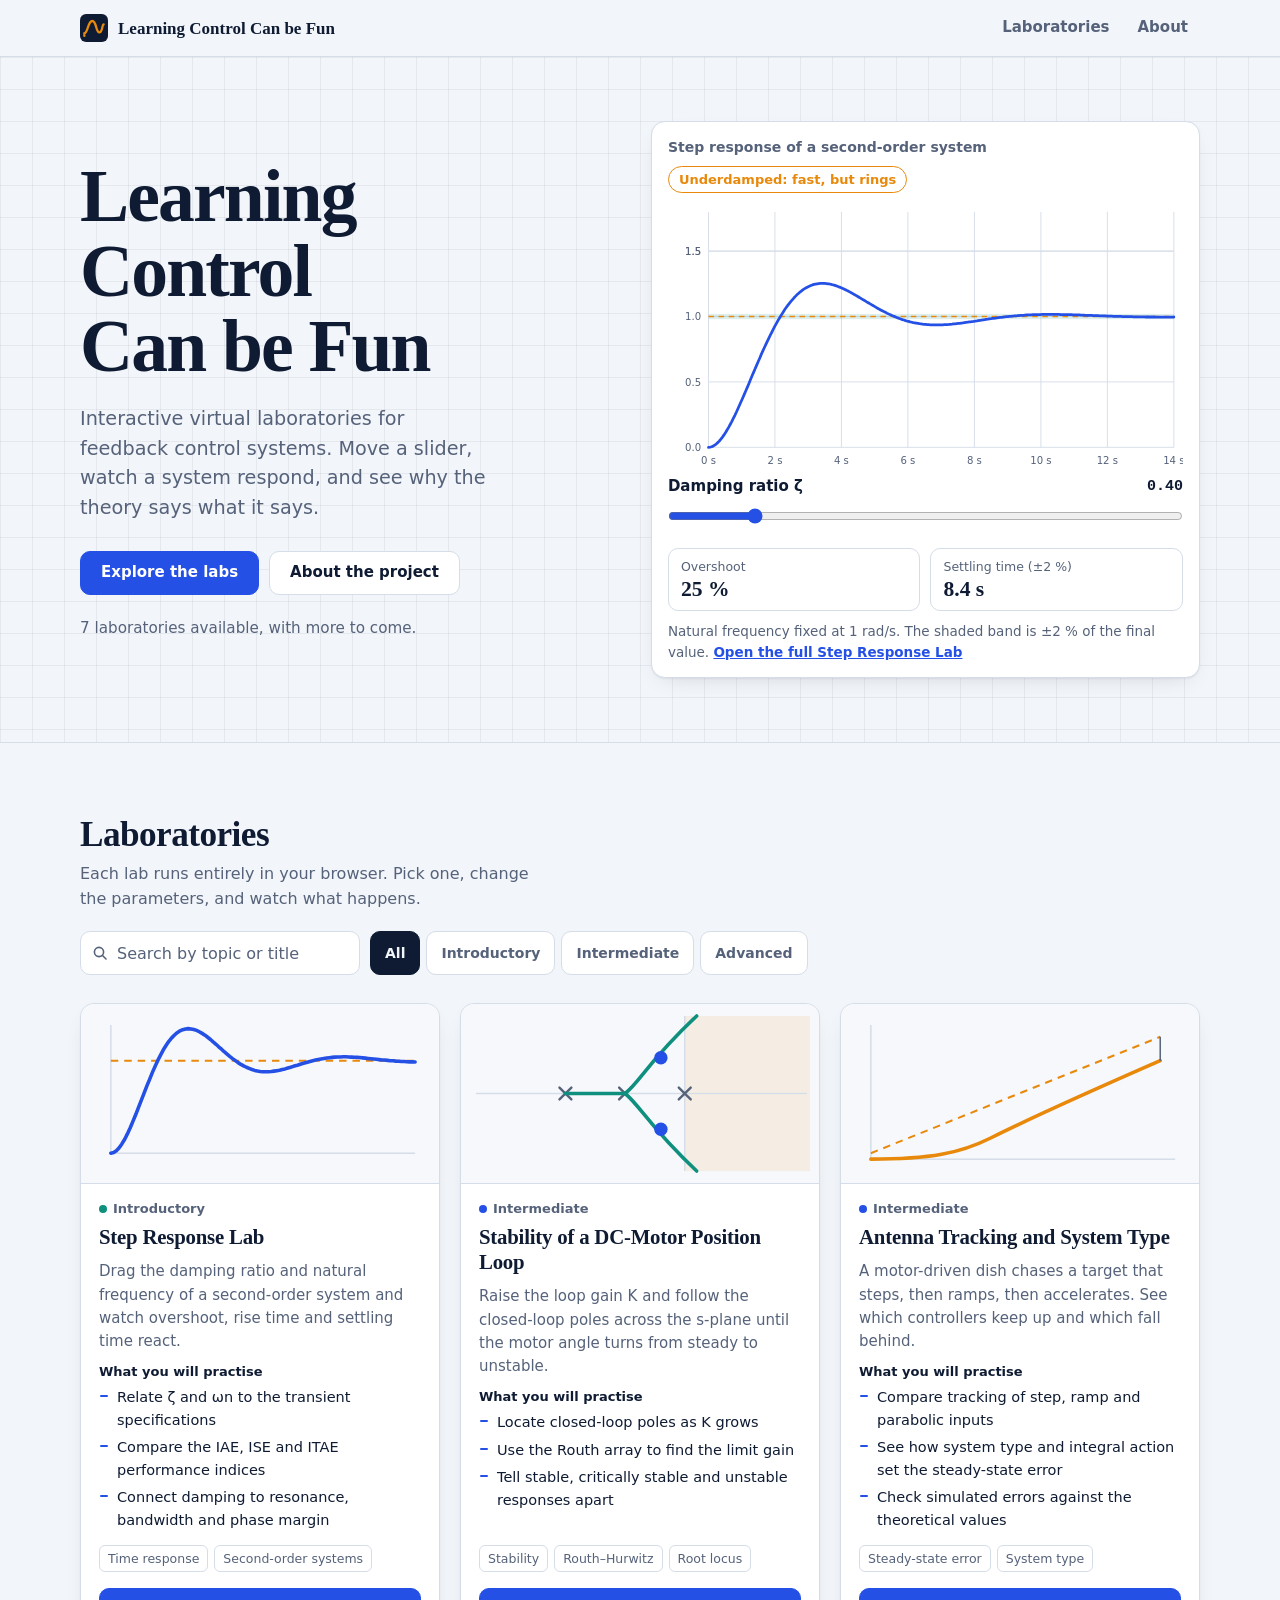
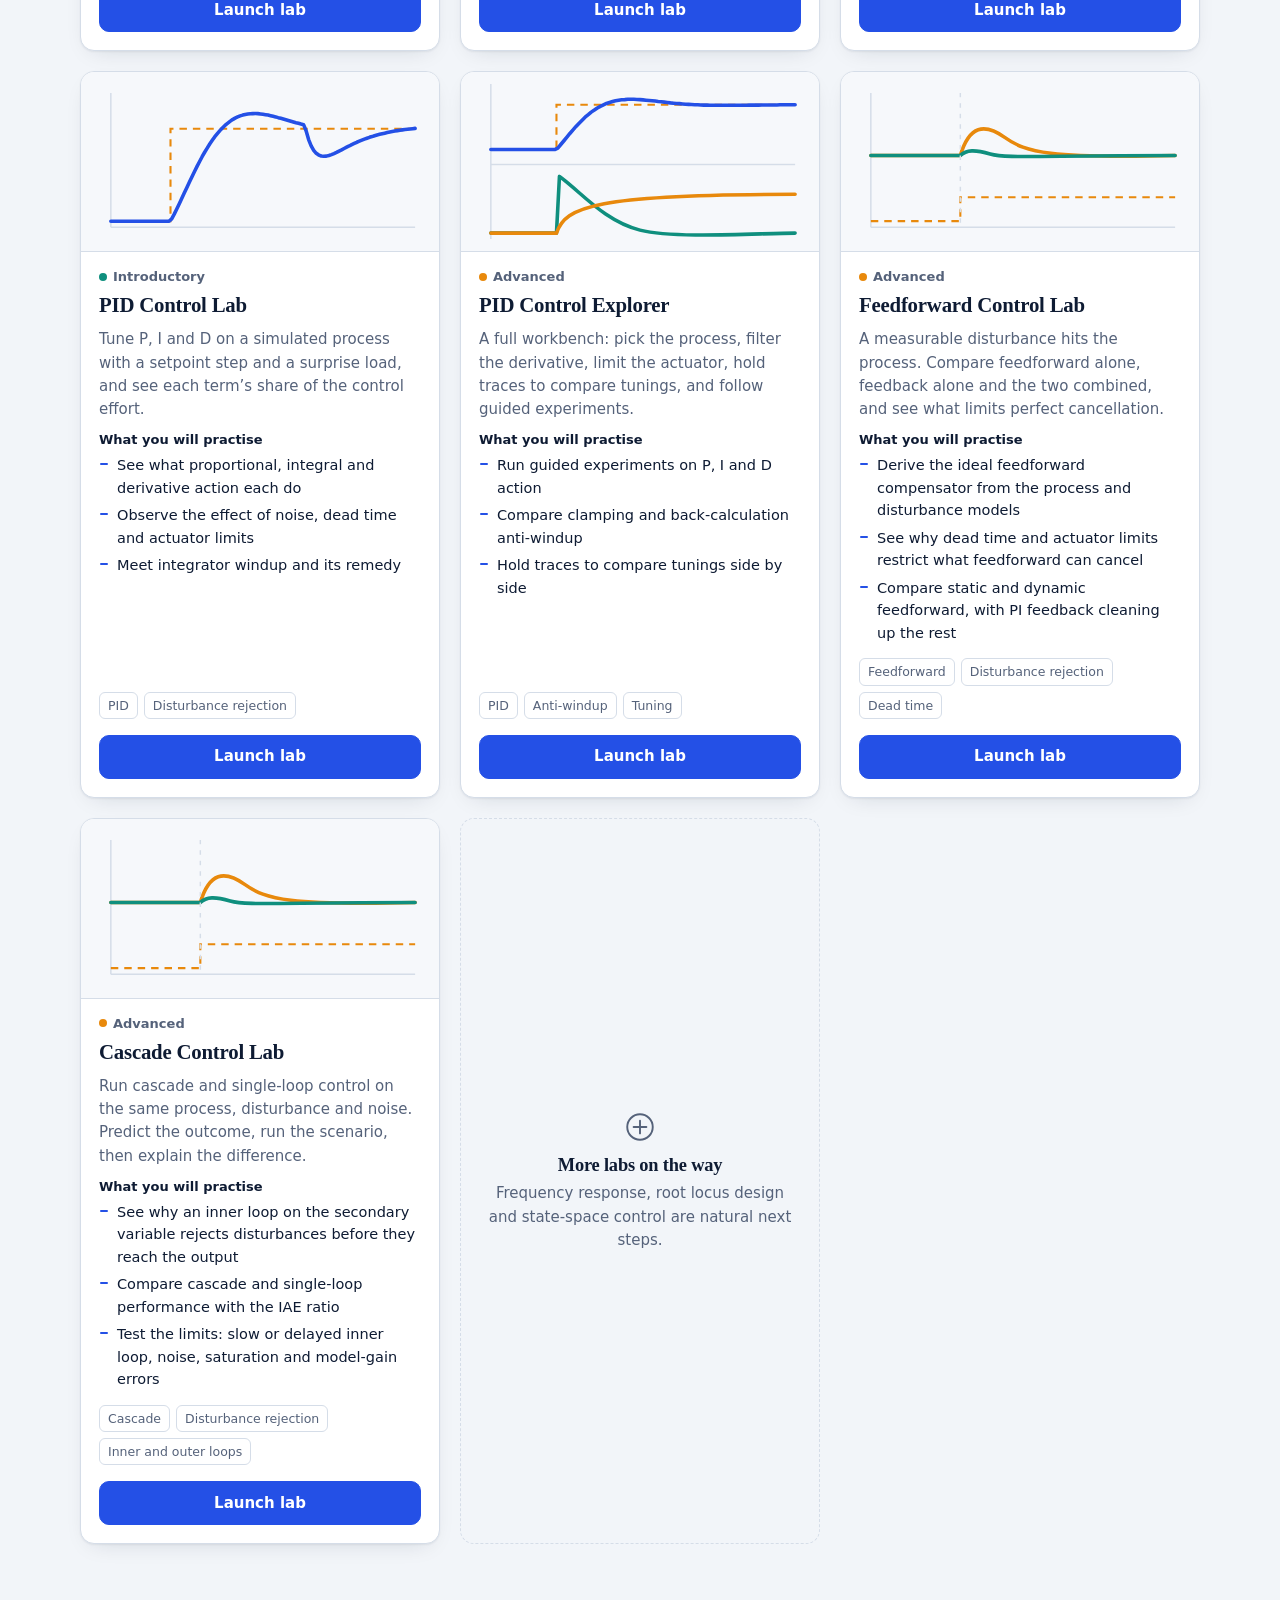
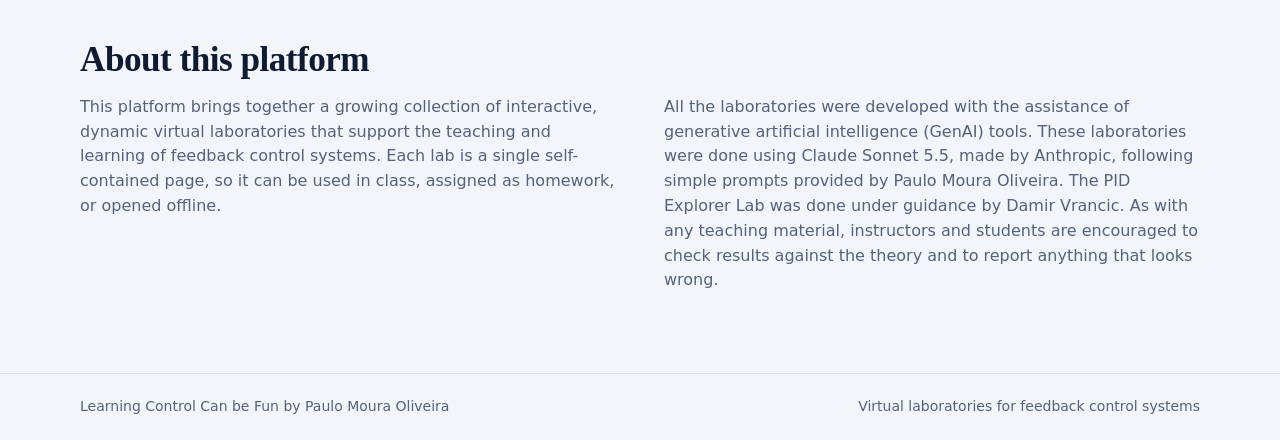
<file: index.html>
<!DOCTYPE html>
<html lang="en">
<head>
<meta charset="utf-8">
<meta name="viewport" content="width=device-width, initial-scale=1, viewport-fit=cover">
<title>Learning Control Can be Fun: interactive labs for feedback control systems</title>
<meta name="description" content="Interactive virtual laboratories for teaching and learning feedback control systems: step response, stability, steady-state error and PID control.">
<link rel="icon" href="data:image/svg+xml,%3Csvg xmlns='http://www.w3.org/2000/svg' viewBox='0 0 32 32'%3E%3Crect width='32' height='32' rx='7' fill='%230e1b33'/%3E%3Cpath d='M5 25V22C9 22 9 8 14 8s4 13 8 13 3-9 5-9' fill='none' stroke='%23ffb23e' stroke-width='2.6' stroke-linecap='round' stroke-linejoin='round'/%3E%3C/svg%3E">
<link rel="stylesheet" href="assets/site.css">
</head>
<body>
<a class="skip" href="#labs">Skip to the laboratories</a>

<header class="top">
  <div class="wrap top-in">
    <a class="brand" href="#top" aria-label="Learning Control Can be Fun, home">
      <svg width="28" height="28" viewBox="0 0 32 32" aria-hidden="true"><rect width="32" height="32" rx="7" fill="currentColor"/><path d="M5 25V22C9 22 9 8 14 8s4 13 8 13 3-9 5-9" fill="none" stroke="var(--amber)" stroke-width="2.6" stroke-linecap="round" stroke-linejoin="round"/></svg>
      <span>Learning Control Can be Fun</span>
    </a>
    <nav aria-label="Site">
      <a href="#labs">Laboratories</a>
      <a href="#about">About</a>
    </nav>
  </div>
</header>

<main id="top">
  <section class="hero">
    <div class="wrap hero-in">
      <div class="hero-text">
        <h1>Learning Control<br>Can be Fun</h1>
        <p class="lede">Interactive virtual laboratories for feedback control systems. Move a slider, watch a system respond, and see why the theory says what it says.</p>
        <div class="cta">
          <a class="btn primary" href="#labs">Explore the labs</a>
          <a class="btn" href="#about">About the project</a>
        </div>
        <p class="stat" id="count" aria-live="polite"></p>
      </div>

      <figure class="scope" aria-labelledby="scope-cap">
        <div class="scope-head">
          <span class="scope-title">Step response of a second-order system</span>
          <span class="scope-badge" id="verdict"></span>
        </div>
        <svg id="plot" viewBox="0 0 560 300" role="img" aria-label="Step response curve that changes with the damping ratio">
          <g id="grid"></g>
          <rect id="band" x="44" width="506"></rect>
          <line id="ref" x1="44" x2="550"></line>
          <path id="curve" pathLength="1"></path>
        </svg>
        <div class="scope-ctl">
          <label for="zeta">Damping ratio ζ <output id="zv"></output></label>
          <input id="zeta" type="range" min="0.1" max="2" step="0.05" value="0.4">
        </div>
        <dl class="readout">
          <div><dt>Overshoot</dt><dd id="os"></dd></div>
          <div><dt>Settling time (±2 %)</dt><dd id="ts"></dd></div>
        </dl>
        <figcaption id="scope-cap">Natural frequency fixed at 1 rad/s. The shaded band is ±2 % of the final value. <a id="scope-link" href="#labs">Open the full lab</a></figcaption>
      </figure>
    </div>
  </section>

  <section class="labs wrap" id="labs" aria-labelledby="labs-h">
    <div class="labs-head">
      <div>
        <h2 id="labs-h">Laboratories</h2>
        <p class="sub">Each lab runs entirely in your browser. Pick one, change the parameters, and watch what happens.</p>
      </div>
      <div class="tools">
        <label class="search"><span class="sr">Search laboratories</span>
          <svg width="16" height="16" viewBox="0 0 16 16" fill="none" stroke="currentColor" stroke-width="1.6" stroke-linecap="round" aria-hidden="true"><circle cx="7" cy="7" r="4.6"/><path d="m10.5 10.5 3.5 3.5"/></svg>
          <input id="q" type="search" placeholder="Search by topic or title" autocomplete="off">
        </label>
        <div class="chips" id="chips" role="group" aria-label="Filter by level"></div>
      </div>
    </div>
    <p class="empty" id="empty" hidden>No laboratory matches. Try a different word or clear the level filter.</p>
    <div class="cards" id="cards"></div>
  </section>

  <section class="about wrap" id="about" aria-labelledby="about-h">
    <h2 id="about-h">About this platform</h2>
    <div class="about-grid">
      <p>This platform brings together a growing collection of interactive, dynamic virtual laboratories that support the teaching and learning of feedback control systems. Each lab is a single self-contained page, so it can be used in class, assigned as homework, or opened offline.</p>
      <p>All the laboratories were developed with the assistance of generative artificial intelligence (GenAI) tools. These laboratories were done using Claude Sonnet 5.5, made by Anthropic, following simple prompts provided by Paulo Moura Oliveira. The PID Explorer Lab was done under guidance by Damir Vrancic. As with any teaching material, instructors and students are encouraged to check results against the theory and to report anything that looks wrong.</p>
    </div>
  </section>
</main>

<footer class="foot">
  <div class="wrap">
    <span>Learning Control Can be Fun by Paulo Moura Oliveira</span>
    <span>Virtual laboratories for feedback control systems </span>
  </div>
</footer>

<script src="assets/labs.js"></script>
<script src="assets/app.js"></script>
</body>
</html>
</file>
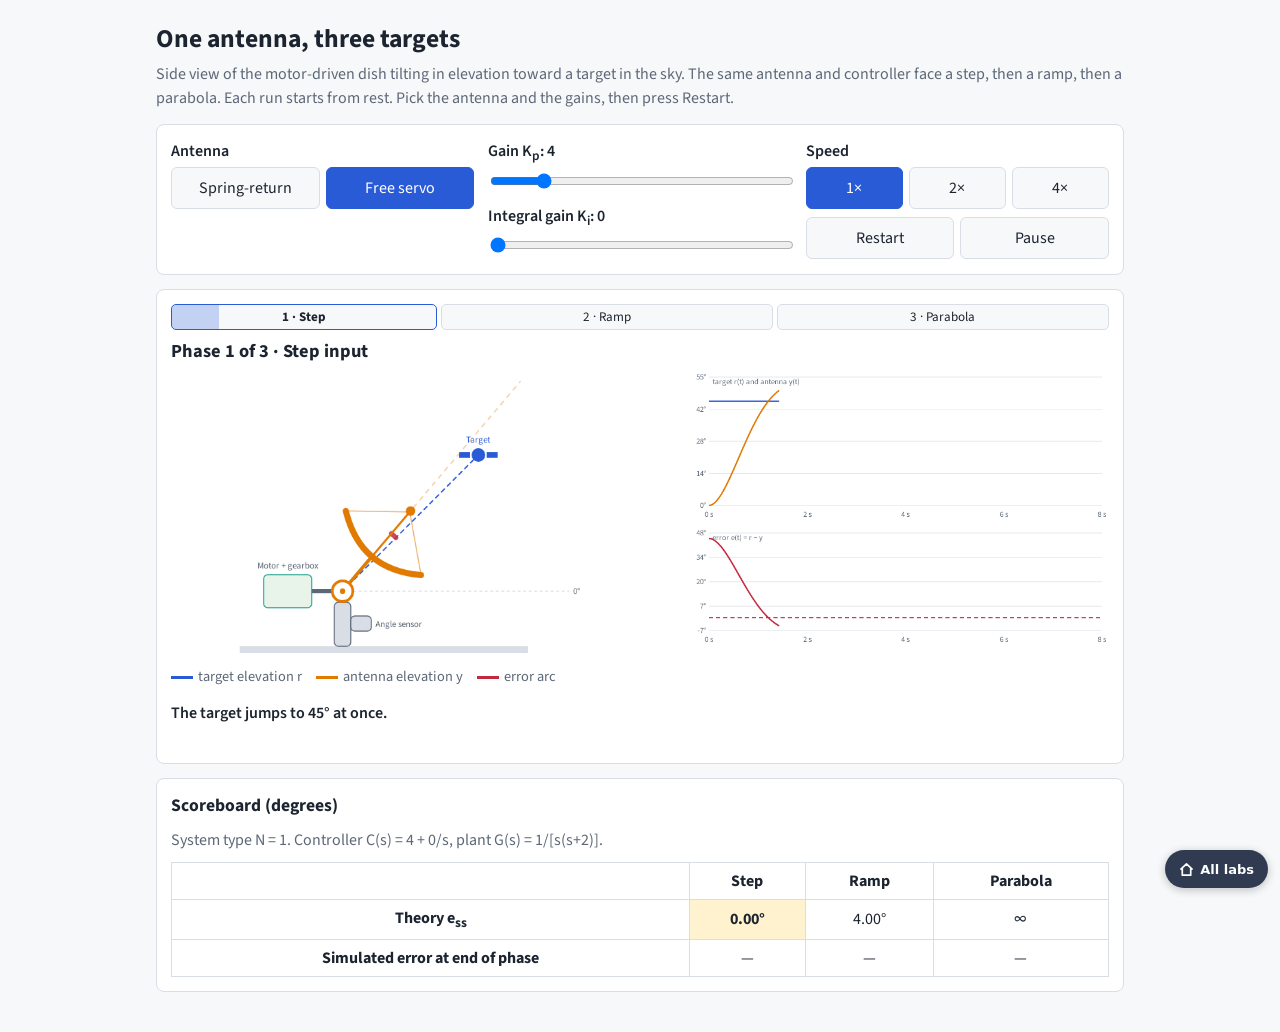
<file: labs/antenna-system-type.html>
<!DOCTYPE html>
<html lang="en"><head><meta charset="utf-8">
<meta name="viewport" content="width=device-width, initial-scale=1, viewport-fit=cover">
<title>Antenna side view: step, then ramp, then parabola</title>
<link href="https://fonts.googleapis.com/css2?family=Source+Sans+3:wght@400;600;700&display=swap" rel="stylesheet">
<style>
:root{--bg:#f7f8fa;--card:#fff;--ink:#1c2430;--mut:#5d6877;--line:#d9dee6;--r:#2a5bd7;--y:#e07a00;--e:#c2293d;--hi:#fff3cf;--ok:#e8f3ea;
box-sizing:border-box;padding-top:env(safe-area-inset-top,0px);padding-bottom:env(safe-area-inset-bottom,0px)}
@media (prefers-color-scheme:dark){:root:not([data-theme="light"]){--bg:#12161c;--card:#1b212a;--ink:#e7ebf0;--mut:#9aa5b4;--line:#323b47;--r:#6f97ff;--y:#ffa02e;--e:#ff6b7f;--hi:#4a3d12;--ok:#1d2b22}}
:root[data-theme="dark"]{--bg:#12161c;--card:#1b212a;--ink:#e7ebf0;--mut:#9aa5b4;--line:#323b47;--r:#6f97ff;--y:#ffa02e;--e:#ff6b7f;--hi:#4a3d12;--ok:#1d2b22}
html{scroll-padding-top:env(safe-area-inset-top,0px)}*{box-sizing:border-box}
body{margin:0;background:var(--bg);color:var(--ink);font:16px/1.5 "Source Sans 3",system-ui,sans-serif}
main{max-width:1000px;margin:0 auto;padding:20px 16px 40px}
h1{font-size:1.6rem;margin:0 0 4px}h2{font-size:1.1rem;margin:0 0 8px}p{margin:0 0 10px;color:var(--mut)}
.card{background:var(--card);border:1px solid var(--line);border-radius:8px;padding:14px;margin-top:14px}
.ctl{display:grid;grid-template-columns:repeat(auto-fit,minmax(210px,1fr));gap:14px}
.ctl label{display:block;font-weight:600;margin-bottom:4px}
.seg{display:flex;gap:6px;flex-wrap:wrap}
button{padding:8px 10px;border:1px solid var(--line);background:var(--bg);color:var(--ink);border-radius:6px;font:inherit;cursor:pointer}
.seg button{flex:1;min-width:70px}button.on{background:var(--r);color:#fff;border-color:var(--r)}
button:focus-visible,input:focus-visible{outline:2px solid var(--y);outline-offset:2px}
input[type=range]{width:100%}
.tl{display:grid;grid-template-columns:8fr 10fr 10fr;gap:4px;margin-bottom:8px}
.tl div{position:relative;height:26px;border:1px solid var(--line);border-radius:5px;overflow:hidden;background:var(--bg);font-size:.82rem;line-height:24px;text-align:center}
.tl div i{position:absolute;left:0;top:0;bottom:0;background:var(--r);opacity:.25}
.tl div span{position:relative}
.tl div.cur{border-color:var(--r);font-weight:700}
.banner{font-size:1.15rem;font-weight:700;margin-bottom:6px}
.stage{display:grid;grid-template-columns:minmax(300px,1.15fr) 1fr;gap:14px;align-items:start}
@media(max-width:720px){.stage{grid-template-columns:1fr}}
canvas{width:100%;height:auto;display:block}
.lg{display:flex;gap:14px;flex-wrap:wrap;font-size:.9rem;color:var(--mut);margin:6px 0}
.lg i{display:inline-block;width:22px;border-top:3px solid;vertical-align:middle;margin-right:5px}
.cap{margin-top:8px;font-weight:600;min-height:3em}
.wrap{overflow-x:auto}table{border-collapse:collapse;width:100%;min-width:420px;text-align:center}
th,td{border:1px solid var(--line);padding:6px 8px}td.hl{background:var(--hi);font-weight:700}
</style></head><body><main>
<h1>One antenna, three targets</h1>
<p>Side view of the motor-driven dish tilting in elevation toward a target in the sky. The same antenna and controller face a step, then a ramp, then a parabola. Each run starts from rest. Pick the antenna and the gains, then press Restart.</p>

<div class="card"><div class="ctl">
<div><label id="ls">Antenna</label><div class="seg" id="ss" role="group" aria-labelledby="ls">
<button data-v="1">Spring-return</button><button data-v="0" class="on">Free servo</button></div></div>
<div><label for="kp">Gain K<sub>p</sub>: <span id="kpv"></span></label><input id="kp" type="range" min="1" max="20" step="0.5" value="4">
<label for="ki" style="margin-top:8px">Integral gain K<sub>i</sub>: <span id="kiv"></span></label><input id="ki" type="range" min="0" max="20" step="0.5" value="0"></div>
<div><label id="lsp">Speed</label><div class="seg" id="sp" role="group" aria-labelledby="lsp"><button data-v="1" class="on">1×</button><button data-v="2">2×</button><button data-v="4">4×</button></div>
<div class="seg" style="margin-top:8px"><button id="rs">Restart</button><button id="pp">Pause</button></div></div>
</div></div>

<div class="card">
<div class="tl" id="tl"><div><i></i><span>1 · Step</span></div><div><i></i><span>2 · Ramp</span></div><div><i></i><span>3 · Parabola</span></div></div>
<div class="banner" id="banner"></div>
<div class="stage">
<div><canvas id="dial" width="720" height="420" role="img" aria-label="Side view of the dish antenna, motor and target"></canvas>
<div class="lg"><span><i style="color:var(--r)"></i>target elevation r</span><span><i style="color:var(--y)"></i>antenna elevation y</span><span><i style="color:var(--e)"></i>error arc</span></div></div>
<div><canvas id="c1" width="720" height="250" role="img" aria-label="Target and antenna angle versus time"></canvas>
<canvas id="c2" width="720" height="200" role="img" aria-label="Error versus time" style="margin-top:6px"></canvas></div>
</div>
<div class="cap" id="cap" aria-live="polite"></div>
</div>

<div class="card"><h2>Scoreboard (degrees)</h2>
<p id="tn"></p>
<div class="wrap"><table id="tb"></table></div></div>

<script>
const $=id=>document.getElementById(id);
const A=45,V=8,Q=1.5,DT=0.01,CL=720,GAP=1.5;
const PH=[{m:0,T:8,n:'Step',d:'The target jumps to 45° at once.'},{m:1,T:10,n:'Ramp',d:'The target sweeps at a constant 8°/s.'},{m:2,T:10,n:'Parabola',d:'The target keeps speeding up (1.5°/s²).'}];
let k=0,Kp=4,Ki=0,speed=1,P=[],starts=[],vt=0,last=0,paused=false,raf=0;
const rf=(t,m)=>m==0?A:m==1?V*t:Q*t*t/2;
const clip=v=>Math.max(-CL,Math.min(CL,isFinite(v)?v:CL));
function sim(m,Tm){
  const S=[0,0,0],ts=[],R=[],Y=[],E=[];
  const f=(s,r)=>{const e=r-s[0];return[s[1],Kp*e+Ki*s[2]-k*s[0]-2*s[1],e]};
  const ad=(s,d,h)=>s.map((v,i)=>v+h*d[i]);const h=0.002,n=Math.round(Tm/h);
  for(let i=0;i<=n;i++){const t=i*h;
    if(i%5==0){ts.push(t);R.push(rf(t,m));Y.push(clip(S[0]));E.push(clip(rf(t,m)-S[0]))}
    const r1=rf(t,m),r2=rf(t+h/2,m),r3=rf(t+h,m);
    const k1=f(S,r1),k2=f(ad(S,k1,h/2),r2),k3=f(ad(S,k2,h/2),r2),k4=f(ad(S,k3,h),r3);
    for(let j=0;j<3;j++)S[j]+=h/6*(k1[j]+2*k2[j]+2*k3[j]+k4[j]);}
  return{ts,R,Y,E,T:Tm};
}
const hasI=()=>Ki>0;
const stable=()=>hasI()?Ki<2*(k+Kp):(k+Kp)>0;
const typeN=()=>k==1?(hasI()?1:0):(hasI()?2:1);
function theory(){
  if(!stable())return null;
  if(k==1)return hasI()?[0,V/Ki,Infinity]:[A/(1+Kp),Infinity,Infinity];
  return hasI()?[0,0,Q/(Ki/2)]:[0,V/(Kp/2),Infinity];}
const css=v=>getComputedStyle(document.documentElement).getPropertyValue(v).trim();
function plot(cv,p,series,opt,idx){
  const c=cv.getContext('2d'),W=cv.width,H=cv.height,L=50,Rm=12,Tm=10,Bm=26,T=p.T;c.clearRect(0,0,W,H);
  let lo=0,hi=-1e9;series.forEach(s=>s.d.forEach(v=>{lo=Math.min(lo,v);hi=Math.max(hi,v)}));
  (opt.dash||[]).forEach(v=>{hi=Math.max(hi,v)});if(hi-lo<1)hi=lo+1;hi+=(hi-lo)*.06;
  const X=t=>L+t/T*(W-L-Rm),Yp=v=>H-Bm-(v-lo)/(hi-lo)*(H-Bm-Tm);
  c.font='13px "Source Sans 3",system-ui,sans-serif';c.fillStyle=css('--mut');c.strokeStyle=css('--line');c.lineWidth=1;
  for(let i=0;i<=4;i++){const v=lo+(hi-lo)*i/4,y=Yp(v);c.beginPath();c.moveTo(L,y);c.lineTo(W-Rm,y);c.stroke();c.textAlign='right';c.fillText(v.toFixed(0)+'°',L-5,y+4)}
  for(let t=0;t<=T;t+=2){c.textAlign='center';c.fillText(t+' s',X(t),H-7)}
  (opt.dash||[]).forEach(v=>{c.setLineDash([7,5]);c.strokeStyle=css('--e');c.lineWidth=2;c.beginPath();c.moveTo(L,Yp(v));c.lineTo(W-Rm,Yp(v));c.stroke();c.setLineDash([])});
  series.forEach(s=>{c.strokeStyle=css(s.c);c.lineWidth=2.5;c.beginPath();for(let i=0;i<=idx;i++){const px=X(p.ts[i]),py=Yp(s.d[i]);i?c.lineTo(px,py):c.moveTo(px,py)}c.stroke()});
  c.fillStyle=css('--mut');c.textAlign='left';c.fillText(opt.title,L+6,Tm+12);
}
function dial(r,y,e){
  const c=$('dial').getContext('2d'),W=720,H=420,px=250,py=320,rad=a=>a*Math.PI/180,TEAL='#1d9e8a';
  c.clearRect(0,0,W,H);c.lineCap='round';c.lineJoin='round';
  const box=(x,yy,w,h,f,s)=>{c.fillStyle=f;c.strokeStyle=s;c.lineWidth=1.5;c.beginPath();(c.roundRect||c.rect).call(c,x,yy,w,h,6);c.fill();c.stroke()};
  c.font='13px "Source Sans 3",system-ui,sans-serif';
  c.fillStyle=css('--line');c.fillRect(100,400,420,10);
  box(px-12,py+16,24,64,css('--line'),css('--mut'));
  box(px+12,py+36,30,22,css('--line'),css('--mut'));
  c.fillStyle=css('--mut');c.textAlign='left';c.fillText('Angle sensor',px+48,py+52);
  c.strokeStyle=css('--mut');c.lineWidth=6;c.beginPath();c.moveTo(px-45,py);c.lineTo(px,py);c.stroke();
  box(px-115,py-24,70,48,css('--ok'),TEAL);
  c.fillStyle=css('--mut');c.textAlign='center';c.fillText('Motor + gearbox',px-80,py-33);
  if(k){c.strokeStyle=TEAL;c.lineWidth=2.5;c.beginPath();
    for(let a=0;a<=Math.PI*6;a+=.15){const rr=19+a/(Math.PI*6)*16;a?c.lineTo(px+rr*Math.cos(a),py+rr*Math.sin(a)):c.moveTo(px+rr,py)}c.stroke();
    c.fillStyle=TEAL;c.textAlign='left';c.fillText('Return spring (k = 1)',px-115,py+52)}
  c.strokeStyle=css('--line');c.lineWidth=1.5;c.setLineDash([3,5]);c.beginPath();c.moveTo(px,py);c.lineTo(px+330,py);c.stroke();c.setLineDash([]);
  c.fillStyle=css('--mut');c.textAlign='left';c.fillText('0°',px+336,py+4);
  const tx=px+280*Math.cos(rad(r)),ty=py-280*Math.sin(rad(r));
  c.strokeStyle=css('--r');c.lineWidth=2;c.setLineDash([6,6]);c.beginPath();c.moveTo(px,py);c.lineTo(tx,ty);c.stroke();c.setLineDash([]);
  c.fillStyle=css('--r');c.fillRect(tx-28,ty-4,16,8);c.fillRect(tx+12,ty-4,16,8);c.beginPath();c.arc(tx,ty,10,0,7);c.fill();
  c.textAlign='center';c.fillText('Target',tx,ty-18);
  const sw=Math.min(Math.abs(e),359)*(e>=0?1:-1);
  c.strokeStyle=css('--e');c.lineWidth=7;c.globalAlpha=.85;c.beginPath();c.arc(px,py,110,-rad(y),-rad(y+sw),e>=0);c.stroke();c.globalAlpha=1;
  c.save();c.translate(px,py);c.rotate(-rad(y));
  c.strokeStyle=css('--y');c.fillStyle=css('--y');
  c.globalAlpha=.35;c.lineWidth=2;c.setLineDash([6,8]);c.beginPath();c.moveTo(160,0);c.lineTo(400,0);c.stroke();c.setLineDash([]);c.globalAlpha=1;
  c.lineWidth=5;c.beginPath();c.moveTo(0,0);c.lineTo(66,0);c.stroke();
  c.lineWidth=9;c.beginPath();c.moveTo(92,-72);c.quadraticCurveTo(40,0,92,72);c.stroke();
  c.lineWidth=1.5;c.globalAlpha=.6;c.beginPath();c.moveTo(92,-72);c.lineTo(148,-4);c.moveTo(92,72);c.lineTo(148,4);c.stroke();c.globalAlpha=1;
  c.lineWidth=3;c.beginPath();c.moveTo(66,0);c.lineTo(148,0);c.stroke();
  c.beginPath();c.arc(153,0,7,0,7);c.fill();
  c.restore();
  c.fillStyle=css('--card');c.strokeStyle=css('--y');c.lineWidth=4;c.beginPath();c.arc(px,py,15,0,7);c.fill();c.stroke();
  c.fillStyle=css('--y');c.beginPath();c.arc(px,py,4,0,7);c.fill();
}
function caption(i,th,end){
  const d=PH[i].d;
  if(!th)return d+' The loop is unstable (K_i must stay below '+(2*(k+Kp)).toFixed(1)+').';
  const v=th[i];
  if(!end)return d;
  if(v==0)return d+' Result: the error returns to zero. This type of system can follow this motion.';
  if(isFinite(v))return d+' Result: a constant error of '+v.toFixed(2)+'° remains.';
  return d+' Result: the error keeps growing. The system has too few integrators for this motion.';
}
function frame(now){
  vt+=(now-last)/1000*speed;last=now;
  let i=2;for(let j=0;j<3;j++){if(vt<starts[j]+PH[j].T+(j<2?GAP:1e9)){i=j;break}}
  const p=P[i],local=vt-starts[i],inGap=local>PH[i].T,done=i==2&&local>=PH[2].T;
  const idx=Math.min(Math.floor(Math.min(local,PH[i].T)/DT),p.ts.length-1);
  const th=theory(),ended=local>=PH[i].T-0.01;
  dial(p.R[idx],p.Y[idx],p.E[idx]);
  plot($('c1'),p,[{d:p.R,c:'--r'},{d:p.Y,c:'--y'}],{title:'target r(t) and antenna y(t)'},idx);
  plot($('c2'),p,[{d:p.E,c:'--e'}],{title:'error e(t) = r − y',dash:th&&isFinite(th[i])?[th[i]]:[]},idx);
  $('banner').textContent=done?'Finished. Press Restart to run again.':`Phase ${i+1} of 3 · ${PH[i].n} input`+(inGap?`  →  next: ${PH[i+1].n}`:'');
  $('cap').textContent=caption(i,th,ended);
  [...$('tl').children].forEach((el,j)=>{el.classList.toggle('cur',j==i&&!done);el.firstChild.style.width=(j<i?100:j>i?0:Math.min(local/PH[j].T,1)*100)+'%'});
  table(i,idx,vt>starts[1]-GAP+0.01?1:0,done);
  if(!paused&&!done)raf=requestAnimationFrame(frame);
}
function table(cur,idx,_,done){
  const th=theory(),f=v=>v==null?'—':isFinite(v)?v.toFixed(2)+'°':'∞';
  let h='<tr><th></th>'+PH.map((p,j)=>`<th>${p.n}</th>`).join('')+'</tr>';
  h+='<tr><th>Theory e<sub>ss</sub></th>'+PH.map((p,j)=>`<td class="${j==cur&&!done?'hl':''}">${th?f(th[j]):'—'}</td>`).join('')+'</tr>';
  h+='<tr><th>Simulated error at end of phase</th>'+PH.map((p,j)=>{const reached=j<cur||done||(j==cur&&vt-starts[j]>=PH[j].T);
    return `<td>${reached?(Math.abs(P[j].E[P[j].E.length-1])>=CL?'off scale':P[j].E[P[j].E.length-1].toFixed(2)+'°'):'—'}</td>`}).join('')+'</tr>';
  $('tb').innerHTML=h;
}
function start(){
  cancelAnimationFrame(raf);
  P=PH.map(p=>sim(p.m,p.T));starts=[0,PH[0].T+GAP,PH[0].T+PH[1].T+2*GAP];
  vt=0;paused=false;$('pp').textContent='Pause';
  $('kpv').textContent=Kp;$('kiv').textContent=Ki;
  $('tn').innerHTML=`System type N = ${typeN()}. Controller C(s) = ${Kp} + ${Ki}/s, plant G(s) = ${k?'1/(s+1)²':'1/[s(s+2)]'}.`;
  last=performance.now();raf=requestAnimationFrame(frame);
}
function seg(id,set){$(id).addEventListener('click',e=>{const b=e.target.closest('button');if(!b)return;
  [...$(id).children].forEach(x=>x.classList.toggle('on',x===b));set(+b.dataset.v)})}
seg('ss',v=>{k=v;start()});seg('sp',v=>{speed=v});
$('kp').addEventListener('input',e=>{Kp=+e.target.value;start()});
$('ki').addEventListener('input',e=>{Ki=+e.target.value;start()});
$('rs').onclick=start;
$('pp').onclick=()=>{if(paused){paused=false;$('pp').textContent='Pause';last=performance.now();raf=requestAnimationFrame(frame)}else{paused=true;$('pp').textContent='Resume'}};
start();
</script></main><script src="../assets/labs.js"></script>
<script src="../assets/lab-nav.js"></script>
</body></html>
</file>
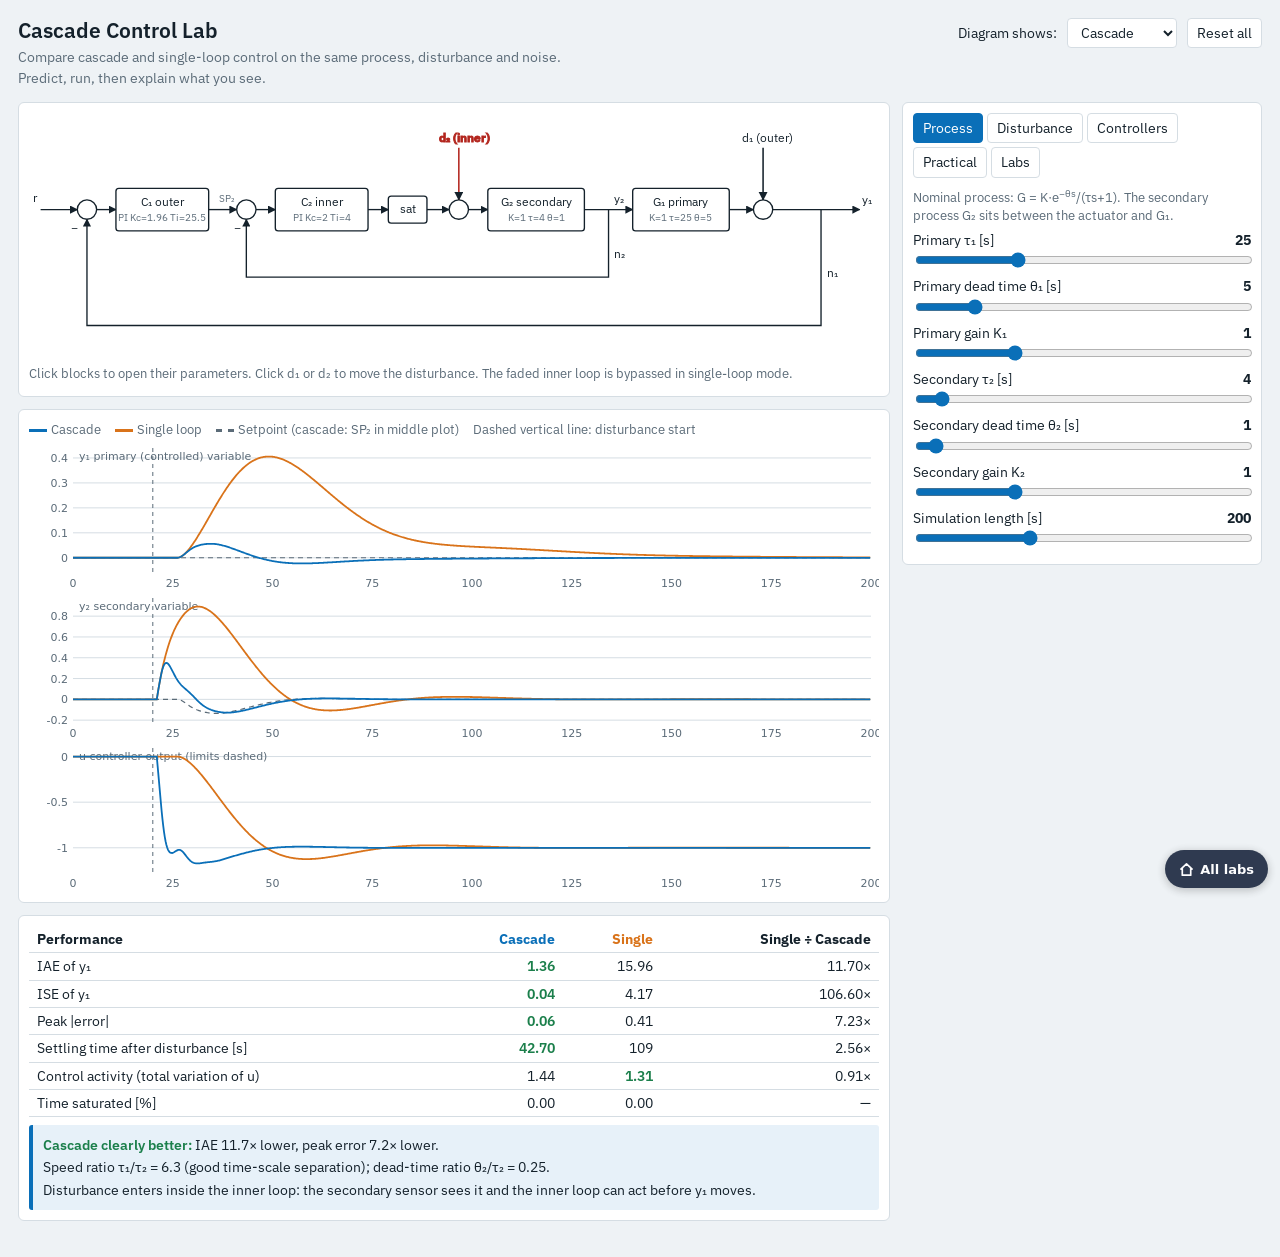
<file: labs/cascade-control.html>
<!DOCTYPE html>
<html lang="en"><head><meta charset="utf-8">
<meta name="viewport" content="width=device-width, initial-scale=1, viewport-fit=cover">
<title>Cascade Control Lab</title>
<link rel="stylesheet" href="https://fonts.googleapis.com/css2?family=IBM+Plex+Sans:wght@400;600&display=swap">
<style>
:root{--bg:#eef2f5;--card:#fff;--fg:#14212b;--mut:#5b6b78;--line:#d5dde3;--c:#0a6fb8;--s:#d9731a;--ok:#1b7f4b;--bad:#b3261e;--hi:#e7f1f9;box-sizing:border-box;padding-top:env(safe-area-inset-top,0px);padding-bottom:env(safe-area-inset-bottom,0px);color-scheme:light}
@media (prefers-color-scheme:dark){:root:not([data-theme="light"]){--bg:#0f161c;--card:#18222b;--fg:#e4ebf0;--mut:#93a4b1;--line:#2c3a46;--c:#4aa8ee;--s:#f0953f;--ok:#4cc58a;--bad:#ff7b72;--hi:#1d3042;color-scheme:dark}}
:root[data-theme="dark"]{--bg:#0f161c;--card:#18222b;--fg:#e4ebf0;--mut:#93a4b1;--line:#2c3a46;--c:#4aa8ee;--s:#f0953f;--ok:#4cc58a;--bad:#ff7b72;--hi:#1d3042;color-scheme:dark}
html{scroll-padding-top:env(safe-area-inset-top,0px)}
*{box-sizing:border-box}
body{margin:0;background:var(--bg);color:var(--fg);font:14px/1.45 'IBM Plex Sans',system-ui,Segoe UI,Arial,sans-serif}
header{padding:14px 18px 6px;display:flex;flex-wrap:wrap;gap:10px;align-items:baseline;justify-content:space-between}
h1{font-size:21px;margin:0;font-weight:600}header p{margin:2px 0 0;color:var(--mut);max-width:70ch}
main{display:grid;grid-template-columns:minmax(0,1fr) 360px;gap:12px;padding:8px 18px 24px}
@media(max-width:980px){main{grid-template-columns:1fr;padding:8px 10px}}
.card{background:var(--card);border:1px solid var(--line);border-radius:6px;padding:10px;margin-bottom:12px}
button,select{font:inherit;color:var(--fg);background:var(--card);border:1px solid var(--line);border-radius:4px;padding:4px 9px;cursor:pointer}
button:hover{border-color:var(--c)}button:focus-visible,input:focus-visible,select:focus-visible,[tabindex]:focus-visible{outline:2px solid var(--c);outline-offset:1px}
.tabs{display:flex;flex-wrap:wrap;gap:4px;margin-bottom:8px}.tabs button.on{background:var(--c);color:#fff;border-color:var(--c)}
label.r{display:grid;grid-template-columns:1fr auto;gap:0 8px;margin:6px 0}label.r input{grid-column:1/3;width:100%;accent-color:var(--c)}label.r b{font-variant-numeric:tabular-nums}
fieldset{border:1px solid var(--line);border-radius:6px;margin:0 0 10px;padding:6px 10px 8px}legend{font-weight:600;padding:0 4px}
.row{display:flex;gap:10px;align-items:center;flex-wrap:wrap;margin:4px 0}.ck{display:flex;gap:5px;align-items:center}
.hint{color:var(--mut);font-size:12.5px;margin:4px 0}
canvas{width:100%;height:150px;display:block}
.leg{display:flex;gap:14px;flex-wrap:wrap;font-size:12.5px;color:var(--mut);margin:0 0 4px}.leg i{display:inline-block;width:18px;height:0;border-top:3px solid;vertical-align:middle;margin-right:4px}
table{border-collapse:collapse;width:100%;font-variant-numeric:tabular-nums}th,td{padding:3px 8px;text-align:right;border-bottom:1px solid var(--line)}th:first-child,td:first-child{text-align:left}
.w{color:var(--ok);font-weight:600}.bad{color:var(--bad);font-weight:600}
#verdict{margin-top:8px;padding:8px 10px;background:var(--hi);border-left:4px solid var(--c);border-radius:3px}#verdict p{margin:2px 0}
svg text{fill:var(--fg);font-size:12px;font-family:inherit}svg .p{font-size:10px;fill:var(--mut)}
svg .b{fill:var(--card);stroke:var(--fg);stroke-width:1.4}svg [data-go]{cursor:pointer}svg [data-go]:hover .b{stroke:var(--c);stroke-width:2.4}
#bd{color:var(--fg);width:100%;height:auto}#bd .in,#bd .by{transition:opacity .2s}#bd.single .in{opacity:.18}#bd:not(.single) .by{display:none}
#bd .dist{cursor:pointer}#bd .dist.on *{stroke:var(--bad);fill:var(--bad);font-weight:600}
.flash{animation:fl 1s}@keyframes fl{0%{background:var(--hi)}100%{background:transparent}}
.ex{border:1px solid var(--line);border-radius:5px;margin:6px 0;padding:6px 9px}.ex.sel{border-color:var(--c);background:var(--hi)}.ex>b{cursor:pointer;display:block}
.opt{display:block;width:100%;text-align:left;margin:3px 0}.opt.ok{border-color:var(--ok);color:var(--ok)}.opt.no{border-color:var(--bad);color:var(--bad)}
.done{color:var(--ok);font-weight:600}
@media(prefers-reduced-motion:reduce){*{animation:none!important;transition:none!important}}
</style></head><body>
<header><div><h1>Cascade Control Lab</h1><p>Compare cascade and single-loop control on the same process, disturbance and noise. Predict, run, then explain what you see.</p></div>
<div class="row"><span>Diagram shows:</span><select id="view"><option value="casc">Cascade</option><option value="single">Single loop</option></select><button id="reset">Reset all</button></div></header>
<main><section>
<div class="card"><svg id="bd" viewBox="0 0 880 250" role="img" aria-label="Block diagram of cascade control">
<defs><marker id="ar" viewBox="0 0 10 10" refX="9" refY="5" markerWidth="6" markerHeight="6" orient="auto"><path d="M0,0L10,5L0,10z" fill="currentColor"/></marker></defs>
<g stroke="currentColor" fill="none" stroke-width="1.4" marker-end="url(#ar)">
<path d="M12 100H50"/><path d="M70 100H90"/><g class="in"><path d="M186 100H215"/><path d="M235 100H255"/><path d="M351 100H372"/><path d="M600 100V170H225V110"/></g>
<path class="by" d="M200 100V58H360V100" stroke-dasharray="4 3"/>
<path d="M412 100H435"/><path d="M455 100H475"/><path d="M575 100H625"/><path d="M725 100H750"/><path d="M770 100H860"/><path d="M820 100V220H60V110"/></g>
<g class="dist" id="dd2" data-loc="inner" tabindex="0"><path d="M445 36V90" stroke="currentColor" stroke-width="1.6" fill="none" marker-end="url(#ar)"/><text x="425" y="30">d₂ (inner)</text></g>
<g class="dist" id="dd1" data-loc="outer" tabindex="0"><path d="M760 36V90" stroke="currentColor" stroke-width="1.6" fill="none" marker-end="url(#ar)"/><text x="738" y="30">d₁ (outer)</text></g>
<text x="4" y="92">r</text><text x="862" y="94">y₁</text><text x="606" y="93">y₂</text><text x="826" y="170">n₁</text><text x="606" y="150">n₂</text>
<text x="197" y="92" class="p in">SP₂</text><text x="44" y="123">−</text><text class="in" x="212" y="123">−</text>
<circle class="b" cx="60" cy="100" r="10"/><g class="in"><circle class="b" cx="225" cy="100" r="10"/></g><circle class="b" cx="445" cy="100" r="10"/><circle class="b" cx="760" cy="100" r="10"/>
<g data-go="Controllers" tabindex="0"><rect class="b" x="90" y="78" width="96" height="44" rx="3"/><text id="nC1" x="138" y="96" text-anchor="middle">C₁ outer</text><text id="tC1" class="p" x="138" y="112" text-anchor="middle"></text></g>
<g class="in" data-go="Controllers" tabindex="0"><rect class="b" x="255" y="78" width="96" height="44" rx="3"/><text x="303" y="96" text-anchor="middle">C₂ inner</text><text id="tC2" class="p" x="303" y="112" text-anchor="middle"></text></g>
<g data-go="Practical" tabindex="0"><rect class="b" x="372" y="86" width="40" height="28" rx="3"/><text x="392" y="104" text-anchor="middle">sat</text></g>
<g data-go="Process" tabindex="0"><rect class="b" x="475" y="78" width="100" height="44" rx="3"/><text x="525" y="96" text-anchor="middle">G₂ secondary</text><text id="tG2" class="p" x="525" y="112" text-anchor="middle"></text></g>
<g data-go="Process" tabindex="0"><rect class="b" x="625" y="78" width="100" height="44" rx="3"/><text x="675" y="96" text-anchor="middle">G₁ primary</text><text id="tG1" class="p" x="675" y="112" text-anchor="middle"></text></g>
</svg><p class="hint">Click blocks to open their parameters. Click d₁ or d₂ to move the disturbance. The faded inner loop is bypassed in single-loop mode.</p></div>
<div class="card"><div class="leg"><span><i style="color:var(--c)"></i>Cascade</span><span><i style="color:var(--s)"></i>Single loop</span><span><i style="color:var(--mut);border-top-style:dashed"></i>Setpoint (cascade: SP₂ in middle plot)</span><span>Dashed vertical line: disturbance start</span></div>
<canvas id="c1" role="img" aria-label="Primary variable y1"></canvas><canvas id="c2" role="img" aria-label="Secondary variable y2"></canvas><canvas id="c3" role="img" aria-label="Controller output u"></canvas></div>
<div class="card" id="met"></div></section>
<aside><div class="card"><div class="tabs" id="tabs"></div><div id="pane"></div></div></aside></main>
<script>
const D={tau1:25,th1:5,K1:1,tau2:4,th2:1,K2:1,eK1:1,eK2:1,eTh:1,dLoc:'inner',dType:'step',dMag:1,dPer:40,t0:20,spMag:0,n1:0,n2:0,lim:10,aw:1,T:200,
S:{m:'PI',a:1,f:1,Kc:1,Ti:30,Td:0},O:{m:'PI',a:1,f:1,Kc:1,Ti:30,Td:0},I:{m:'PI',a:1,f:1,Kc:2,Ti:4,Td:0}};
let P=JSON.parse(JSON.stringify(D)),tab='Process',ex={i:-1,p:-1},chDone=[0,0,0,0],R={};
const $=i=>document.getElementById(i),fmt=v=>(+(+v).toFixed(2)).toString();
const getk=k=>k.split('.').reduce((o,x)=>o[x],P);
function setk(k,v){const a=k.split('.');if(a.length>1&&a[1]=='a'&&!v&&P[a[0]].a)Object.assign(P[a[0]],tune(a[0]));const l=a.pop();a.reduce((o,x)=>o[x],P)[l]=v}
/* ---------- SIMC tuning on the NOMINAL model ---------- */
function tune(n){let K,tau,th;const p=P,c=p[n];
 if(n=='I'){K=p.K2;tau=p.tau2;th=p.th2}
 else if(n=='O'){const ci=p.I.f*p.th2;K=p.K1;tau=p.tau1+ci/2;th=p.th1+p.th2+ci/2}
 else{const a=Math.max(p.tau1,p.tau2),b=Math.min(p.tau1,p.tau2);K=p.K1*p.K2;tau=a+b/2;th=p.th1+p.th2+b/2}
 const tc=c.f*th;return{Kc:tau/(K*(tc+th)),Ti:Math.min(tau,4*(tc+th)),Td:c.m=='PID'?th/3:0}}
const ctl=n=>P[n].a?{...P[n],...tune(n)}:P[n];
/* ---------- simulation ---------- */
function rng(s){return()=>{s|=0;s=s+0x6D2B79F5|0;let t=Math.imul(s^s>>>15,1|s);t=t+Math.imul(t^t>>>7,61|t)^t;return((t^t>>>14)>>>0)/4294967296}}
const gauss=r=>Math.sqrt(-2*Math.log(r()+1e-12))*Math.cos(6.2831853*r());
const dist=t=>{if(t<P.t0)return 0;const s=t-P.t0,m=P.dMag;return P.dType=='step'?m:P.dType=='ramp'?m*s/30:P.dType=='pulse'?(s<15?m:0):m*Math.sin(6.2831853*s/P.dPer)};
function pid(c,s,e,y,lo,hi,dt){let D=0;if(c.m=='PID'&&c.Td>0){const a=c.Td/(c.Td+8*dt);s.D=a*s.D-c.Kc*8*a*(y-s.y);D=s.D}s.y=y;
 const v=c.Kc*e+s.I+D,u=Math.min(hi,Math.max(lo,v));
 if(c.m!='P')s.I+=dt*(c.Kc/c.Ti*e+(P.aw?(u-v)/Math.max(c.Ti*.5,dt):0));return u}
function run(casc){
 const dt=.1,N=Math.round(P.T/dt),rn=rng(11),K1=P.K1*P.eK1,K2=P.K2*P.eK2,b1=Math.round(P.th1*P.eTh/dt),b2=Math.round(P.th2*P.eTh/dt);
 const a1=1-Math.exp(-dt/P.tau1),a2=1-Math.exp(-dt/P.tau2),C={S:ctl('S'),O:ctl('O'),I:ctl('I')},st={S:{I:0,D:0,y:0},O:{I:0,D:0,y:0},I:{I:0,D:0,y:0}};
 const A=()=>new Float32Array(N).fill(NaN),Y1=A(),Y2=A(),U=A(),SP=A(),S2=A(),i1=new Float32Array(N),i2=new Float32Array(N);
 let x1=0,x2=0,uns=false,nk=N;
 for(let k=0;k<N;k++){const t=k*dt,d=dist(t),d2=P.dLoc=='inner'?d:0,d1=P.dLoc=='outer'?d:0,sp=t>=5?P.spMag:0;
  const e1=gauss(rn)*P.n1,e2=gauss(rn)*P.n2,y1=x1+d1,m1=y1+e1,m2=x2+e2;let u,s2=NaN;
  if(casc){s2=pid(C.O,st.O,sp-m1,m1,-5,5,dt);u=pid(C.I,st.I,s2-m2,m2,-P.lim,P.lim,dt)}else u=pid(C.S,st.S,sp-m1,m1,-P.lim,P.lim,dt);
  Y1[k]=y1;Y2[k]=x2;U[k]=u;SP[k]=sp;S2[k]=s2;i2[k]=u+d2;i1[k]=x2;
  x2+=a2*(K2*(k>=b2?i2[k-b2]:0)-x2);x1+=a1*(K1*(k>=b1?i1[k-b1]:0)-x1);
  if(Math.abs(x1)>100||Math.abs(x2)>100){uns=true;nk=k+1;break}}
 const band=.02*Math.max(P.dMag,P.spMag,.1);let iae=0,ise=0,pk=0,last=0,tv=0,sat=0;
 for(let k=0;k<nk;k++){const e=SP[k]-Y1[k];iae+=Math.abs(e)*dt;ise+=e*e*dt;pk=Math.max(pk,Math.abs(e));if(Math.abs(e)>band)last=k*dt;if(k)tv+=Math.abs(U[k]-U[k-1]);if(Math.abs(U[k])>=P.lim-1e-6)sat++}
 return{Y1,Y2,U,SP,S2,uns,iae:uns?Infinity:iae,ise:uns?Infinity:ise,pk,st:uns?Infinity:(last>P.T-3?Infinity:Math.max(0,last-P.t0)),tv,sat:100*sat/nk}}
/* ---------- plotting ---------- */
function plot(cv,S,o){const dpr=devicePixelRatio||1,W=cv.clientWidth,H=cv.clientHeight;if(!W)return;cv.width=W*dpr;cv.height=H*dpr;
 const g=cv.getContext('2d');g.setTransform(dpr,0,0,dpr,0,0);const cs=getComputedStyle(document.documentElement),mut=cs.getPropertyValue('--mut'),ln=cs.getPropertyValue('--line');
 const L=44,Rr=8,T=6,B=20,w=W-L-Rr,h=H-T-B,c=o.c;let lo=0,hi=0;
 S.forEach(s=>{for(let i=0;i<s.d.length;i++){const v=s.d[i];if(v==v){lo=Math.min(lo,Math.max(-c,v));hi=Math.max(hi,Math.min(c,v))}}});
 if(o.lim&&o.lim<4){lo=Math.min(lo,-o.lim*1.1);hi=Math.max(hi,o.lim*1.1)}if(hi-lo<.2){hi+=.1;lo-=.1}const pd=(hi-lo)*.08;lo-=pd;hi+=pd;
 const X=t=>L+t/P.T*w,Y=v=>T+h*(1-(Math.max(lo,Math.min(hi,v))-lo)/(hi-lo)),rg=hi-lo,s0=Math.pow(10,Math.floor(Math.log10(rg/4))),stp=[1,2,5,10].map(m=>m*s0).find(s=>rg/s<=6);
 g.font='11px system-ui,sans-serif';g.fillStyle=mut;g.strokeStyle=ln;g.lineWidth=1;g.textAlign='right';
 for(let v=Math.ceil(lo/stp)*stp;v<=hi;v+=stp){const y=Y(v);g.beginPath();g.moveTo(L,y);g.lineTo(L+w,y);g.stroke();g.fillText(fmt(v),L-5,y+4)}
 g.textAlign='center';const dx=P.T>250?50:25;for(let t=0;t<=P.T;t+=dx)g.fillText(t,X(t),H-5);g.textAlign='left';g.fillText(o.l,L+6,T+12);
 g.setLineDash([4,4]);g.strokeStyle=mut;if(P.t0<P.T){g.beginPath();g.moveTo(X(P.t0),T);g.lineTo(X(P.t0),T+h);g.stroke()}
 if(o.lim&&o.lim<4)[-1,1].forEach(m=>{g.beginPath();g.moveTo(L,Y(m*o.lim));g.lineTo(L+w,Y(m*o.lim));g.stroke()});
 S.forEach(s=>{g.setLineDash(s.dash?[5,4]:[]);g.strokeStyle=s.col;g.lineWidth=s.dash?1.2:1.8;g.beginPath();let pen=false;
  for(let i=0;i<s.d.length;i+=2){const v=s.d[i];if(v!=v){pen=false;continue}const x=X(i*.1),y=Y(v);pen?g.lineTo(x,y):g.moveTo(x,y);pen=true}g.stroke()});g.setLineDash([])}
/* ---------- render ---------- */
let pending=0;const update=()=>{if(!pending){pending=1;requestAnimationFrame(()=>{pending=0;render()})}};
function render(){const mc=run(true),ms=run(false);R={mc,ms};const cs=getComputedStyle(document.documentElement),cc=cs.getPropertyValue('--c'),sc=cs.getPropertyValue('--s'),mu=cs.getPropertyValue('--mut');
 plot($('c1'),[{d:ms.SP,col:mu,dash:1},{d:ms.Y1,col:sc},{d:mc.Y1,col:cc}],{l:'y₁ primary (controlled) variable',c:10});
 plot($('c2'),[{d:mc.S2,col:mu,dash:1},{d:ms.Y2,col:sc},{d:mc.Y2,col:cc}],{l:'y₂ secondary variable',c:10});
 plot($('c3'),[{d:ms.U,col:sc},{d:mc.U,col:cc}],{l:'u controller output (limits dashed)',c:30,lim:P.lim});
 const f=v=>isFinite(v)?(v>=100?v.toFixed(0):v.toFixed(2)):'∞',rows=[['IAE of y₁','iae'],['ISE of y₁','ise'],['Peak |error|','pk'],['Settling time after disturbance [s]','st'],['Control activity (total variation of u)','tv'],['Time saturated [%]','sat']];
 let h='<table><tr><th>Performance</th><th style="color:var(--c)">Cascade</th><th style="color:var(--s)">Single</th><th>Single ÷ Cascade</th></tr>';
 rows.forEach(([n,k])=>{const a=mc[k],b=ms[k],r=a>0?b/a:(b>0?Infinity:1),cw=a<b-1e-9,sw=b<a-1e-9;h+=`<tr><td>${n}</td><td class="${cw?'w':''}">${f(a)}</td><td class="${sw?'w':''}">${f(b)}</td><td>${k=='sat'?'—':isFinite(r)?r.toFixed(2)+'×':'∞'}</td></tr>`});
 const r=ms.iae/mc.iae,rp=ms.pk/mc.pk;let v=[];
 if(mc.uns&&ms.uns)v.push('<b class="bad">Both schemes are unstable.</b> Reduce gains or reduce the model error.');
 else if(mc.uns)v.push('<b class="bad">Cascade is unstable</b> while single loop is not. Check inner-loop gain error, inner/outer speed separation and dead time.');
 else if(ms.uns)v.push('<b class="bad">Single loop is unstable</b> while cascade is stable.');
 else if(r>1.5)v.push(`<b class="w">Cascade clearly better:</b> IAE ${r.toFixed(1)}× lower, peak error ${rp.toFixed(1)}× lower.`);
 else if(r>.9)v.push(`<b>Little difference</b> (IAE ratio ${r.toFixed(2)}). Cascade is not paying for its extra sensor and loop here.`);
 else v.push(`<b class="bad">Cascade is worse</b> (IAE ratio ${r.toFixed(2)}).`);
 const sp=P.tau1/P.tau2;
 v.push(`Speed ratio τ₁/τ₂ = ${sp.toFixed(1)} ${sp<3?'(inner loop is not much faster than outer: little room for cascade to help)':'(good time-scale separation)'}; dead-time ratio θ₂/τ₂ = ${(P.th2/P.tau2).toFixed(2)}.`);
 v.push(P.dLoc=='outer'?'Disturbance enters at the primary output: the secondary sensor cannot see it, so the benefit is limited to retuning effects.':'Disturbance enters inside the inner loop: the secondary sensor sees it and the inner loop can act before y₁ moves.');
 if(!mc.uns&&mc.tv>2*ms.tv&&ms.tv>0)v.push(`Cascade control activity is ${(mc.tv/ms.tv).toFixed(1)}× higher, which is typically noise or derivative action driving the actuator.`);
 if(mc.sat>3||ms.sat>3)v.push('The actuator spends time at its limit. No structure can reject what the actuator cannot counteract; look at windup recovery.');
 $('met').innerHTML=h+'</table><div id="verdict">'+v.map(x=>'<p>'+x+'</p>').join('')+'</div>';
 for(let i=0;i<chDone.length;i++)if(!chDone[i]&&CH[i].ok&&CH[i].ok(mc,ms,r))chDone[i]=1;
 if(tab=='Labs'){const el=$('chs');if(el)el.innerHTML=chHtml()}}
function refresh(){
 document.querySelectorAll('[data-k]').forEach(e=>{const k=e.dataset.k,[n,q]=k.split('.');let v=getk(k);
  if(q&&'Kc,Ti,Td'.includes(q)){e.disabled=!!P[n].a;if(P[n].a)v=tune(n)[q]}
  if(e.type=='checkbox')e.checked=!!v;else e.value=v});
 document.querySelectorAll('[data-v]').forEach(e=>{const k=e.dataset.v,[n,q]=k.split('.');e.textContent=fmt(q&&'Kc,Ti,Td'.includes(q)&&P[n].a?tune(n)[q]:getk(k))});
 const cd=n=>{const c=ctl(n);return `${c.m} Kc=${fmt(c.Kc)}${c.m!='P'?' Ti='+fmt(c.Ti):''}${c.m=='PID'?' Td='+fmt(c.Td):''}`};
 const casc=$('view').value=='casc';$('bd').classList.toggle('single',!casc);
 $('nC1').textContent=casc?'C₁ outer':'C single';$('tC1').textContent=cd(casc?'O':'S');$('tC2').textContent=cd('I');
 $('tG1').textContent=`K=${fmt(P.K1*P.eK1)} τ=${P.tau1} θ=${fmt(P.th1*P.eTh)}`;$('tG2').textContent=`K=${fmt(P.K2*P.eK2)} τ=${P.tau2} θ=${fmt(P.th2*P.eTh)}`;
 $('dd2').classList.toggle('on',P.dLoc=='inner');$('dd1').classList.toggle('on',P.dLoc=='outer')}
/* ---------- panes ---------- */
const sl=(k,l,a,b,s)=>`<label class="r"><span>${l}</span><b data-v="${k}"></b><input type="range" data-k="${k}" min="${a}" max="${b}" step="${s}"></label>`;
const se=(k,l,o)=>`<label class="r"><span>${l}</span><span></span><select data-k="${k}" style="grid-column:1/3">${o.map(x=>`<option value="${x[0]}">${x[1]}</option>`).join('')}</select></label>`;
const cp=(n,t)=>`<fieldset id="ctl${n}"><legend>${t}</legend><div class="row"><select data-k="${n}.m"><option>P</option><option>PI</option><option>PID</option></select><label class="ck"><input type="checkbox" data-k="${n}.a">SIMC auto-tune</label></div>`+sl(n+'.f','Aggressiveness τc/θ (smaller = faster)',.3,5,.1)+sl(n+'.Kc','Gain Kc',0,12,.05)+sl(n+'.Ti','Integral time Ti [s]',1,100,.5)+sl(n+'.Td','Derivative time Td [s]',0,15,.1)+'</fieldset>';
const PANES={
Process:()=>'<p class="hint">Nominal process: G = K·e<sup>−θs</sup>/(τs+1). The secondary process G₂ sits between the actuator and G₁.</p>'+sl('tau1','Primary τ₁ [s]',2,80,1)+sl('th1','Primary dead time θ₁ [s]',.2,30,.2)+sl('K1','Primary gain K₁',.2,3,.05)+sl('tau2','Secondary τ₂ [s]',.5,60,.5)+sl('th2','Secondary dead time θ₂ [s]',.2,20,.2)+sl('K2','Secondary gain K₂',.2,3,.05)+sl('T','Simulation length [s]',100,400,50),
Disturbance:()=>se('dLoc','Location',[['inner','d₂: at the actuator side of G₂ (inner loop)'],['outer','d₁: at the primary output']])+se('dType','Type',[['step','Step'],['ramp','Ramp'],['pulse','Pulse (15 s)'],['sine','Sinusoid']])+sl('dMag','Magnitude',0,3,.1)+sl('dPer','Sinusoid period [s]',2,120,1)+sl('t0','Start time [s]',5,100,1)+sl('spMag','Setpoint step at t = 5 s',0,2,.1)+'<p class="hint">With a setpoint step the metrics include tracking too. Cascade mainly helps disturbance rejection, much less setpoint tracking.</p>',
Controllers:()=>'<p class="hint">Auto-tuning uses SIMC rules on the nominal model: single loop on the lumped process, inner on G₂, outer on G₁ plus the inner loop lag. Untick auto to tune by hand.</p>'+cp('S','Single-loop controller')+cp('O','Cascade outer controller C₁')+cp('I','Cascade inner controller C₂'),
Practical:()=>sl('n1','Noise on y₁ (σ)',0,.3,.01)+sl('n2','Noise on y₂ (σ)',0,.3,.01)+sl('lim','Actuator limit ±u',.2,10,.1)+'<label class="ck"><input type="checkbox" data-k="aw">Anti-windup (back-calculation)</label><p class="hint">Model uncertainty: the controllers are tuned on nominal values, the real process differs.</p>'+sl('eK2','Actual G₂ gain ÷ nominal',.2,4,.05)+sl('eK1','Actual G₁ gain ÷ nominal',.2,4,.05)+sl('eTh','Actual dead times ÷ nominal',.3,3,.05),
Labs:()=>'<div id="exs"></div><h3 style="margin:10px 0 2px">Exploratory challenges</h3><div id="chs"></div>'};
const EX=[
{t:'Inner disturbance: the cascade sweet spot',s:{},q:'A step disturbance hits the actuator side (d₂). Compared with single loop, the peak deviation of y₁ under cascade will be…',o:['about the same','slightly smaller','several times smaller'],a:2,w:'The secondary sensor sees d₂ after only the fast inner dynamics, and the inner loop corrects it before it travels through the slow primary process. Single loop must wait for y₁ to move. Watch y₂ in the middle plot.'},
{t:'Disturbance at the primary output',s:{dLoc:'outer'},q:'Now the disturbance acts at the output of the slow process (d₁). The cascade advantage will be…',o:['large','negligible','cascade becomes unstable'],a:1,w:'The inner loop never sees d₁; only the outer controller reacts, exactly as in single loop. Cascade only helps for disturbances that act inside the inner loop.'},
{t:'Slow secondary loop',s:{tau2:20,th2:3},q:'The secondary process is almost as slow as the primary (τ₂ = 20 s vs τ₁ = 25 s), disturbance still at d₂. The advantage will…',o:['grow','shrink a lot','be unchanged'],a:1,w:'Cascade rests on time-scale separation. When the inner loop is not much faster than the outer one, early detection buys little and the loops interact. Compare the speed ratio in the verdict.'},
{t:'Dead time in the secondary loop',s:{tau2:5,th2:10},q:'The secondary loop now has 10 s dead time before its measurement. The benefit of the inner loop…',o:['is unaffected','is bounded by this dead time','increases'],a:1,w:'The disturbance enters before the delay, so y₂ cannot reveal it for θ₂ seconds, and the inner loop must be detuned. A delay-dominated secondary loop gives little advance warning.'},
{t:'Noise on the secondary sensor',s:{n2:.05,'I.m':'PID'},q:'Noise (σ = 0.05) only on y₂, inner loop with PID. Single loop does not use y₂. Control activity of cascade will be…',o:['lower','similar','higher'],a:2,w:'An extra measurement is an extra noise entry. The fast, high-gain inner loop passes it straight to the actuator, and derivative action amplifies it. Try setting Td to zero or raising τc/θ.'},
{t:'Saturation and windup',s:{dType:'pulse',dMag:1.5,lim:.8,aw:0},q:'A 15 s pulse needs u = −1.5 but the actuator is limited to ±0.8. After the pulse ends…',o:['both recover at once','integrator windup delays recovery; anti-windup helps','cascade is immune to windup'],a:1,w:'Integrators keep accumulating while the actuator is stuck. Turn anti-windup on in the Practical tab and compare recovery. Cascade has two integrators, so both can wind up.'},
{t:'Gain uncertainty in the secondary process',s:{eK2:.4,dMag:0,spMag:1},q:'The actual G₂ gain is only 0.4× nominal (a worn valve). Which scheme gets more sluggish for the setpoint step?',o:['single loop','cascade','equal'],a:0,w:'Inner-loop integral action forces y₂ to follow SP₂ whatever K₂ is, so the outer loop still sees almost the nominal process. Single loop loses loop gain directly. Cascade desensitises the primary loop to inner-loop variations.'},
{t:'Inner loop slower than outer',s:{'I.a':0,'I.Kc':.3,'I.Ti':20},q:'The inner loop is detuned to be very slow, but the outer controller is still tuned as if the inner loop were fast. Result?',o:['cascade still beats single','outer loop oscillates; cascade can be worse','no change'],a:1,w:'The design rule is inner loop several times faster than outer. Break it and the outer loop sees extra lag and the two loops fight.'},
{t:'Proportional-only inner loop',s:{'I.m':'P'},q:'Inner loop is P-only (offset in y₂), outer is PI. Will y₁ still return to its setpoint?',o:['no, the offset is inherited','yes, the outer integrator removes it','only with very high Kc'],a:1,w:'The outer integrator keeps changing SP₂ until y₁ is correct, so inner offset does not matter. This is why inner loops are often P or PI and only the outer one needs integral action.'}];
const CH=[
{t:'Find a stable setting where cascade is worse than single loop (IAE ratio < 1).',ok:(c,s,r)=>!c.uns&&!s.uns&&r<1},
{t:'Disturbance at d₁ with cascade advantage under 20% (IAE ratio < 1.2) and both stable.',ok:(c,s,r)=>P.dLoc=='outer'&&!c.uns&&!s.uns&&r<1.2},
{t:'Find a model-gain error that destabilises only one of the two schemes.',ok:(c,s)=>c.uns!=s.uns},
{t:'Sweep the sinusoid period for d₂. Where is the cascade advantage largest, and why does it vanish at high and low frequency? (Reflect, no auto-check.)',ok:null}];
const chHtml=()=>CH.map((c,i)=>`<p class="${chDone[i]?'done':''}">${chDone[i]?'✓ ':'□ '}${c.t}</p>`).join('');
function renderLab(){const h=EX.map((e,i)=>`<div class="ex ${i==ex.i?'sel':''}"><b data-ex="${i}" tabindex="0">${i+1}. ${e.t}</b>`+(i==ex.i?`<p><b>Predict:</b> ${e.q}</p>`+e.o.map((o,j)=>`<button class="opt ${ex.p>=0?(j==e.a?'ok':j==ex.p?'no':''):''}" data-opt="${j}" ${ex.p>=0?'disabled':''}>${o}</button>`).join('')+(ex.p>=0?`<p><b>${ex.p==e.a?'Correct.':'Not quite.'}</b> ${e.w}</p>`:'<p class="hint">The scenario is already loaded. Look at the plots, then choose.</p>'):'')+'</div>').join('');
 $('exs').innerHTML=h;$('chs').innerHTML=chHtml()}
function setTab(t){tab=t;document.querySelectorAll('#tabs button').forEach(b=>b.classList.toggle('on',b.textContent==t));$('pane').innerHTML=PANES[t]();if(t=='Labs')renderLab();refresh()}
$('tabs').innerHTML=Object.keys(PANES).map(t=>`<button>${t}</button>`).join('');
$('tabs').onclick=e=>{if(e.target.tagName=='BUTTON')setTab(e.target.textContent)};
$('pane').addEventListener('input',e=>{const t=e.target,k=t.dataset.k;if(!k)return;setk(k,t.type=='checkbox'?+t.checked:t.type=='range'?+t.value:t.value);refresh();update()});
$('pane').addEventListener('click',e=>{const b=e.target.closest('[data-ex]'),o=e.target.closest('[data-opt]');
 if(b){ex={i:+b.dataset.ex,p:-1};P=JSON.parse(JSON.stringify(D));const s=EX[ex.i].s;for(const k in s)setk(k,s[k]);renderLab();refresh();update()}
 else if(o){ex.p=+o.dataset.opt;renderLab()}});
document.querySelectorAll('.dist').forEach(g=>{const f=()=>{P.dLoc=g.dataset.loc;refresh();update();if(tab=='Disturbance')setTab(tab)};g.onclick=f;g.onkeydown=e=>{if(e.key=='Enter'||e.key==' ')f()}});
document.querySelectorAll('[data-go]').forEach(g=>{const f=()=>{setTab(g.dataset.go);$('pane').classList.add('flash');setTimeout(()=>$('pane').classList.remove('flash'),1000)};g.onclick=f;g.onkeydown=e=>{if(e.key=='Enter')f()}});
$('view').onchange=refresh;$('reset').onclick=()=>{P=JSON.parse(JSON.stringify(D));ex={i:-1,p:-1};setTab(tab);update()};
addEventListener('resize',update);matchMedia('(prefers-color-scheme:dark)').addEventListener('change',update);
setTab('Process');update();
</script><script src="../assets/labs.js"></script>
<script src="../assets/lab-nav.js"></script></body></html>
</file>
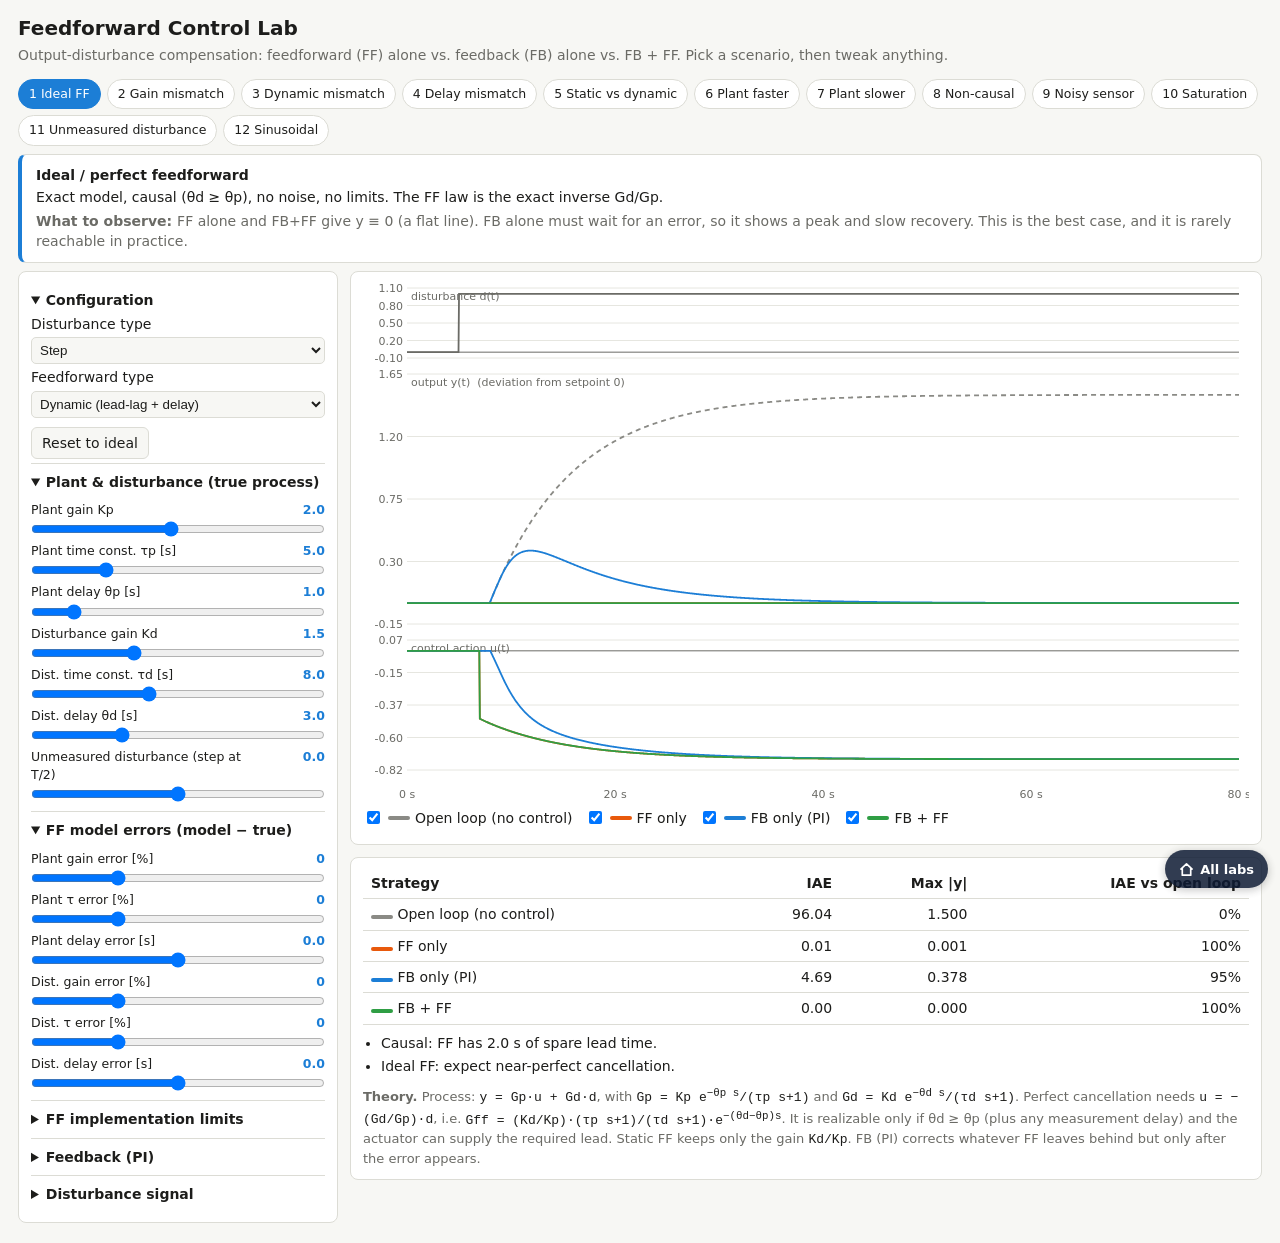
<file: labs/feedforward-control.html>
<!DOCTYPE html>
<html lang="en"><head><meta charset="utf-8">
<meta name="viewport" content="width=device-width, initial-scale=1, viewport-fit=cover">
<title>Feedforward Control Lab</title>
<style>
:root{--bg:#f7f7f4;--card:#fff;--tx:#1d1d1b;--mut:#6b6b66;--bd:#dcdcd5;--ac:#1c7ed6;--grid:#e6e6e0;--warn:#b35c00;box-sizing:border-box;padding-top:env(safe-area-inset-top,0px);padding-bottom:env(safe-area-inset-bottom,0px)}
:root{color-scheme:light}
@media (prefers-color-scheme:dark){:root:not([data-theme="light"]){color-scheme:dark;--bg:#16171a;--card:#202226;--tx:#ececea;--mut:#9a9a94;--bd:#33353a;--grid:#2b2d32;--warn:#ffb454}}
:root[data-theme="dark"]{color-scheme:dark;--bg:#16171a;--card:#202226;--tx:#ececea;--mut:#9a9a94;--bd:#33353a;--grid:#2b2d32;--warn:#ffb454}
*{box-sizing:border-box}html{scroll-padding-top:env(safe-area-inset-top,0px)}
body{margin:0;background:var(--bg);color:var(--tx);font:14px/1.45 system-ui,-apple-system,"Segoe UI",sans-serif}
header{padding:14px 18px 6px}h1{margin:0;font-size:20px}header p{margin:2px 0 0;color:var(--mut)}
.pre{display:flex;flex-wrap:wrap;gap:6px;padding:8px 18px}
button.p{border:1px solid var(--bd);background:var(--card);color:var(--tx);padding:5px 10px;border-radius:16px;cursor:pointer;font:inherit;font-size:12.5px}
button.p.on{background:var(--ac);border-color:var(--ac);color:#fff}
#desc{margin:0 18px 8px;padding:10px 14px;background:var(--card);border:1px solid var(--bd);border-left:4px solid var(--ac);border-radius:8px}
#desc b{display:block;margin-bottom:2px}#desc .ob{color:var(--mut);margin-top:4px}
.grid{display:grid;grid-template-columns:320px 1fr;gap:12px;padding:0 18px 20px}
@media(max-width:900px){.grid{grid-template-columns:1fr}}
aside,.card{background:var(--card);border:1px solid var(--bd);border-radius:8px;padding:10px 12px}
aside details{border-bottom:1px solid var(--bd);padding:4px 0}aside details:last-child{border:0}
summary{cursor:pointer;font-weight:600;padding:4px 0}
.row{display:grid;grid-template-columns:1fr 54px;gap:2px 8px;margin:5px 0;font-size:12.5px}
.row input[type=range]{grid-column:1/3;width:100%;margin:0}.row output{text-align:right;font-variant-numeric:tabular-nums;color:var(--ac);font-weight:600}
select{width:100%;padding:4px;background:var(--bg);color:var(--tx);border:1px solid var(--bd);border-radius:5px;margin:3px 0}
canvas{width:100%;height:520px;display:block}
.leg{display:flex;flex-wrap:wrap;gap:12px;margin:6px 0}.leg label{display:flex;align-items:center;gap:5px;cursor:pointer}
.sw{width:22px;height:4px;border-radius:2px;display:inline-block}
.tw{overflow-x:auto}table{border-collapse:collapse;width:100%;font-variant-numeric:tabular-nums}
th,td{padding:5px 8px;border-bottom:1px solid var(--bd);text-align:right}th:first-child,td:first-child{text-align:left}
.dg{margin:8px 0 0;padding-left:18px}.dg li{margin:3px 0}.dg .w{color:var(--warn)}
.th{margin-top:10px;color:var(--mut);font-size:13px}.th code{color:var(--tx)}
.rb{margin-top:6px;border:1px solid var(--bd);background:var(--bg);color:var(--tx);border-radius:6px;padding:5px 10px;cursor:pointer;font:inherit}
</style></head><body>
<header><h1>Feedforward Control Lab</h1>
<p>Output-disturbance compensation: feedforward (FF) alone vs. feedback (FB) alone vs. FB + FF. Pick a scenario, then tweak anything.</p></header>
<div class="pre" id="pre"></div>
<div id="desc"></div>
<div class="grid">
<aside id="ctl"></aside>
<main>
<div class="card"><canvas id="cv"></canvas>
<div class="leg" id="leg"></div></div>
<div class="card" style="margin-top:12px"><div class="tw"><table id="met"></table></div><ul class="dg" id="dg"></ul>
<div class="th"><b>Theory.</b> Process: <code>y = Gp·u + Gd·d</code>, with <code>Gp = Kp e<sup>−θp s</sup>/(τp s+1)</code> and <code>Gd = Kd e<sup>−θd s</sup>/(τd s+1)</code>. Perfect cancellation needs <code>u = −(Gd/Gp)·d</code>, i.e. <code>Gff = (Kd/Kp)·(τp s+1)/(τd s+1)·e<sup>−(θd−θp)s</sup></code>. It is realizable only if θd ≥ θp (plus any measurement delay) and the actuator can supply the required lead. Static FF keeps only the gain <code>Kd/Kp</code>. FB (PI) corrects whatever FF leaves behind but only after the error appears.</div></div>
</main></div>
<script>
const $=id=>document.getElementById(id);
// ---------- parameter definitions ----------
const G=[
['Plant & disturbance (true process)',[
['Kp','Plant gain Kp',.2,4,.05,2],['tp','Plant time const. τp [s]',.2,20,.1,5],['thp','Plant delay θp [s]',0,8,.1,1],
['Kd','Disturbance gain Kd',.2,4,.05,1.5],['td','Dist. time const. τd [s]',.2,20,.1,8],['thd','Dist. delay θd [s]',0,10,.1,3],
['Au','Unmeasured disturbance (step at T/2)',-2,2,.1,0]]],
['FF model errors (model − true)',[
['eKp','Plant gain error [%]',-80,200,5,0],['eTp','Plant τ error [%]',-80,200,5,0],['eThp','Plant delay error [s]',-4,4,.1,0],
['eKd','Dist. gain error [%]',-80,200,5,0],['eTd','Dist. τ error [%]',-80,200,5,0],['eThd','Dist. delay error [s]',-4,4,.1,0]]],
['FF implementation limits',[
['nFF','Disturbance sensor noise σ',0,.3,.01,0],['mD','Sensor/transport delay [s]',0,6,.1,0],
['gE','FF actuator gain error [%]',-50,50,5,0],['um','Actuator limit |u|max',.2,10,.1,10]]],
['Feedback (PI)',[
['Kc','Kc',0,3,.05,.8],['Ti','Ti [s]',1,40,.5,5],['nFB','Output sensor noise σ',0,.2,.01,0]]],
['Disturbance signal',[['A','Amplitude',.2,3,.1,1],['Pd','Sine period [s]',4,60,1,20],['T','Horizon [s]',40,200,10,80]]]];
const def={};G.forEach(g=>g[1].forEach(r=>def[r[0]]=r[5]));def.dtype='step';def.fft='dyn';
let S={...def};
// ---------- build UI ----------
const ctl=$('ctl');
ctl.innerHTML=`<details open><summary>Configuration</summary>
<label>Disturbance type<select id="dtype"><option value="step">Step</option><option value="pulse">Pulse</option><option value="ramp">Ramp-and-hold</option><option value="sine">Sinusoid</option><option value="rand">Random steps</option></select></label>
<label>Feedforward type<select id="fft"><option value="dyn">Dynamic (lead-lag + delay)</option><option value="sta">Static (gain only)</option></select></label>
<button class="rb" id="rst">Reset to ideal</button></details>`;
const outs={},ins={};
G.forEach((g,i)=>{const d=document.createElement('details');if(i==0||i==1)d.open=true;
d.innerHTML='<summary>'+g[0]+'</summary>';
g[1].forEach(r=>{const w=document.createElement('div');w.className='row';
w.innerHTML=`<span>${r[1]}</span><output></output><input type="range" min="${r[2]}" max="${r[3]}" step="${r[4]}">`;
const inp=w.querySelector('input'),o=w.querySelector('output');ins[r[0]]=inp;outs[r[0]]=o;
inp.oninput=()=>{S[r[0]]=+inp.value;preset=-1;run()};d.appendChild(w)});ctl.appendChild(d)});
$('dtype').onchange=e=>{S.dtype=e.target.value;run()};$('fft').onchange=e=>{S.fft=e.target.value;run()};
$('rst').onclick=()=>{S={...def};preset=0;sync();run()};
function sync(){for(const k in ins){ins[k].value=S[k]}$('dtype').value=S.dtype;$('fft').value=S.fft;
document.querySelectorAll('button.p').forEach((b,i)=>b.classList.toggle('on',i==preset))}
// ---------- presets ----------
const PR=[
['1 Ideal FF',{},'Ideal / perfect feedforward','Exact model, causal (θd ≥ θp), no noise, no limits. The FF law is the exact inverse Gd/Gp.','FF alone and FB+FF give y ≡ 0 (a flat line). FB alone must wait for an error, so it shows a peak and slow recovery. This is the best case, and it is rarely reachable in practice.'],
['2 Gain mismatch',{eKd:-25,eKp:20},'Model mismatch: gains','Disturbance gain underestimated by 25% and plant gain overestimated by 20%, so FF under-compensates.','FF alone leaves a permanent offset proportional to the gain error. Adding FB removes the offset by integral action, and the peak stays smaller than with FB alone. This is why FB+FF is the practical standard.'],
['3 Dynamic mismatch',{eTd:-50,eTp:60},'Model mismatch: time constants','Wrong τ values break the lead-lag match: the steady state is right but the transient is not.','FF alone has no steady-state offset, but a bump during the transient. Compare with Static FF (switch the type) and see if the wrong dynamics still beat none.'],
['4 Delay mismatch',{eThd:-2.5},'Model mismatch: delay','The model thinks the disturbance arrives 2.5 s earlier than it truly does, so FF acts too early. The correction hits the output before the disturbance does, then the disturbance arrives uncancelled.','Look for a spike in the opposite direction followed by the disturbance effect. Delay errors are the most damaging: one error produces two errors, and in the wrong order.'],
['5 Static vs dynamic',{fft:'sta',tp:3,td:12,thd:2,thp:1,dtype:'step'},'Static vs. dynamic FF','Plant (τp=3) is faster than disturbance (τd=12). Static FF applies the right steady-state gain with no dynamics.','Static FF is already decent when dynamics match closely; the error is the area between the two time constants. Switch to Dynamic: the error disappears. Then try the sinusoid: static degrades as frequency rises.'],
['6 Plant faster',{tp:1,td:14,thp:.5,thd:2,fft:'sta'},'Plant faster than disturbance','With τp ≪ τd, the plant follows u almost instantly, so the required lead-lag is near 1 and static FF is almost perfect.','Static ≈ dynamic here, and the simple solution wins. FB alone also does well because the disturbance is slow relative to the loop.'],
['7 Plant slower',{tp:12,td:2,thd:3,um:3,Kc:.5,Ti:10},'Plant slower than disturbance','With τp ≫ τd, ideal FF needs a large lead (τp/τd = 6): a violent initial kick in u to make the slow plant counteract a fast disturbance.','The u-plot shows a large spike that hits the actuator limit (3). Saturation ruins the perfect cancellation. FB alone is slow (the plant is sluggish). Even dynamic FF is limited by actuator capability, not by the math.'],
['8 Non-causal',{thp:4,thd:.5,thd:.5},'Plant delay longer than disturbance delay','θp = 4 s but the disturbance reaches the output after only 0.5 s. The needed FF delay (θd−θp) is negative: the controller would have to act before measuring.','Perfect FF is impossible: a transient error appears at least for 3.5 s no matter how exact the model. FB can’t help earlier either. Only a better (earlier) measurement location would fix this. The lab clips the FF delay at 0.'],
['9 Noisy sensor',{tp:8,td:2,thd:4,nFF:.06,mD:1.5,nFB:.02},'Noisy and delayed measurement','The disturbance sensor is noisy and its signal is delayed by 1.5 s. The lead-lag (τp/τd = 4) amplifies noise, and the delay eats the available lead time.','FF injects noise into u and so into y. The delay reduces its advantage. Reduce the noise or the delay and watch FF recover. FB+FF still adds robustness.'],
['10 Saturation',{um:.6,A:2},'Actuator saturation','Large disturbance (A=2) but the actuator can supply only |u|≤0.6, while ideal FF needs about 1.5.','Even a perfect FF can’t cancel what the actuator can’t deliver. Anti-windup is included in the PI. Try raising the limit until the FF becomes perfect again.'],
['11 Unmeasured disturbance',{Au:1,dtype:'pulse'},'Unmeasured disturbance','At T/2 an extra disturbance enters through the same path but the FF sensor does not see it.','FF alone ignores it completely. FB reacts. FB+FF handles the measured one proactively and the unmeasured one reactively. This is the fundamental reason FF never replaces FB.'],
['12 Sinusoidal',{dtype:'sine',fft:'sta',Pd:12,eTd:0},'Static FF vs. disturbance frequency','A sinusoidal disturbance with period 12 s, vs. a static FF.','At this frequency, the plant’s own lag makes static FF misaligned in phase and gain. Switch to Dynamic and the match returns. Static FF works only at low frequency (slow disturbances).']
];
let preset=0;
const pre=$('pre');PR.forEach((p,i)=>{const b=document.createElement('button');b.className='p';b.textContent=p[0];
b.onclick=()=>{S={...def,...p[1]};preset=i;sync();run()};pre.appendChild(b)});
// ---------- simulation ----------
function rng(s){return()=>{s|=0;s=s+0x6D2B79F5|0;let t=Math.imul(s^s>>>15,1|s);t=t+Math.imul(t^t>>>7,61|t)^t;return((t^t>>>14)>>>0)/4294967296}}
function gauss(r){return Math.sqrt(-2*Math.log(r()+1e-12))*Math.cos(6.2832*r())}
class Dly{constructor(n){this.n=n;this.b=new Float64Array(Math.max(n,1));this.i=0}push(x){if(!this.n)return x;const o=this.b[this.i];this.b[this.i]=x;this.i=(this.i+1)%this.n;return o}}
function dist(t,p,rs){const A=p.A;
switch(p.dtype){case'step':return t>=5?A:0;case'pulse':return t>=5&&t<25?A:0;
case'ramp':return t<5?0:Math.min(A,A*(t-5)/20);case'sine':return t<5?0:A*Math.sin(6.2832*(t-5)/p.Pd);
default:return A*rs[Math.floor(t/15)%rs.length]}}
function sim(p,ff,fb){const dt=.05,N=Math.round(p.T/dt),R=rng(7);
const rs=Array.from({length:40},()=>R()*2-1);
const mx=(v,m)=>Math.max(m,v);
const Kpm=mx(p.Kp*(1+p.eKp/100),.05),Tpm=mx(p.tp*(1+p.eTp/100),.05),Thpm=mx(p.thp+p.eThp,0);
const Kdm=mx(p.Kd*(1+p.eKd/100),.05),Tdm=mx(p.td*(1+p.eTd/100),.05),Thdm=mx(p.thd+p.eThd,0);
const thff=mx(Thdm-Thpm,0),dyn=p.dtype!==undefined&&p.fft==='dyn',rr=Tpm/Tdm;
const D=n=>new Dly(Math.round(n/dt));
const dM=D(p.mD),dF=D(thff),dP=D(p.thp),dD=D(p.thd);
const aP=1-Math.exp(-dt/p.tp),aD=1-Math.exp(-dt/p.td),aM=1-Math.exp(-dt/Tdm);
let xp=0,xd=0,w=0,I=0,y=0,iae=0,pk=0;const Y=new Float32Array(N),U=new Float32Array(N),Dd=new Float32Array(N);
const N1=rng(11),N2=rng(23);
for(let k=0;k<N;k++){const t=k*dt,d=dist(t,p,rs),dt_=d+(t>=p.T/2?p.Au:0);
const dm=dM.push(d)+p.nFF*gauss(N1);let m=Kdm/Kpm*dm,o=m;
if(dyn){w+=aM*(m-w);o=rr*m+(1-rr)*w;o=dF.push(o)}
const uff=ff?-o*(1+p.gE/100):0;
const e=-(y+p.nFB*gauss(N2));const ufb=fb?p.Kc*e+I:0;
const un=uff+ufb,u=Math.max(-p.um,Math.min(p.um,un));
if(fb)I+=p.Kc/p.Ti*e*dt+(u-un)/(p.Ti*.5)*dt;
xp+=aP*(p.Kp*dP.push(u)-xp);xd+=aD*(p.Kd*dD.push(dt_)-xd);y=xp+xd;
Y[k]=y;U[k]=u;Dd[k]=d;iae+=Math.abs(y)*dt;pk=Math.max(pk,Math.abs(y))}
return{Y,U,Dd,iae,pk,dt,N,thff,Thdm,Thpm}}
// ---------- plotting ----------
const CV=[['ol','Open loop (no control)','#8a8a85',[5,4],0,0],['ff','FF only','#e8590c',[],1,0],['fb','FB only (PI)','#1c7ed6',[],0,1],['fbff','FB + FF','#2f9e44',[],1,1]];
const vis={ol:true,ff:true,fb:true,fbff:true};
$('leg').innerHTML=CV.map(c=>`<label><input type="checkbox" checked data-k="${c[0]}"><span class="sw" style="background:${c[2]}"></span>${c[1]}</label>`).join('');
$('leg').onchange=e=>{vis[e.target.dataset.k]=e.target.checked;draw()};
let R={};
function css(n){return getComputedStyle(document.documentElement).getPropertyValue(n).trim()}
function panel(c,x,y,w,h,title,series,T,ymin,ymax){
c.fillStyle=css('--card');c.strokeStyle=css('--grid');c.lineWidth=1;c.font='11px system-ui';
c.beginPath();for(let i=0;i<=4;i++){const yy=y+h*i/4;c.moveTo(x,yy);c.lineTo(x+w,yy)}c.stroke();
c.fillStyle=css('--mut');c.textAlign='right';
for(let i=0;i<=4;i++){c.fillText((ymax-(ymax-ymin)*i/4).toFixed(2),x-4,y+h*i/4+4)}
c.textAlign='left';c.fillText(title,x+4,y+12);
if(ymin<0&&ymax>0){const z=y+h*ymax/(ymax-ymin);c.strokeStyle=css('--mut');c.beginPath();c.moveTo(x,z);c.lineTo(x+w,z);c.stroke()}
c.save();c.beginPath();c.rect(x,y,w,h);c.clip();
series.forEach(s=>{c.strokeStyle=s.col;c.lineWidth=s.lw||1.8;c.setLineDash(s.dash||[]);c.beginPath();
const n=s.a.length,st=Math.max(1,Math.floor(n/w));
for(let k=0;k<n;k+=st){const px=x+w*k/(n-1),py=y+h*(ymax-s.a[k])/(ymax-ymin);k?c.lineTo(px,py):c.moveTo(px,py)}c.stroke()});c.restore();c.setLineDash([])}
function rngOf(arrs,minw){let a=1e9,b=-1e9;arrs.forEach(r=>{for(let i=0;i<r.length;i+=3){if(r[i]<a)a=r[i];if(r[i]>b)b=r[i]}});
a=Math.min(a,0);b=Math.max(b,0);const m=Math.max(b-a,minw)*.1;return[a-m,b+m]}
function draw(){if(!R.ol)return;const cv=$('cv'),dpr=devicePixelRatio||1,W=cv.clientWidth,H=cv.clientHeight;
cv.width=W*dpr;cv.height=H*dpr;const c=cv.getContext('2d');c.scale(dpr,dpr);c.clearRect(0,0,W,H);
const x=44,w=W-x-10,T=S.T,vs=CV.filter(v=>vis[v[0]]);
const yA=[R.ol.Y,...vs.map(v=>R[v[0]].Y)],uA=[...vs.map(v=>R[v[0]].U)];
const h1=70,h2=250,h3=H-h1-h2-70;
const[dl,dh]=rngOf([R.ol.Dd],.5);panel(c,x,6,w,h1,'disturbance d(t)',[{a:R.ol.Dd,col:css('--mut')}],T,dl,dh);
if(S.Au){}
const[y0,y1]=rngOf(yA.slice(vis.ol?0:1),.3);
panel(c,x,h1+22,w,h2,'output y(t)  (deviation from setpoint 0)',vs.map(v=>({a:R[v[0]].Y,col:v[2],dash:v[3]})),T,y0,y1);
const[u0,u1]=rngOf(uA.length?uA:[R.ol.U],.5);
panel(c,x,h1+h2+38,w,h3,'control action u(t)',vs.filter(v=>v[0]!=='ol').map(v=>({a:R[v[0]].U,col:v[2],dash:v[3]})),T,u0,u1);
c.fillStyle=css('--mut');c.textAlign='center';[0,.25,.5,.75,1].forEach(f=>c.fillText((T*f).toFixed(0)+' s',x+w*f,H-4));
}
function run(){
for(const k in ins){outs[k].textContent=(+S[k]).toFixed(k.startsWith('n')?2:(ins[k].step<1?1:0))}
CV.forEach(c=>R[c[0]]=sim(S,c[4],c[5]));
const p=PR[preset]||['', {},'Custom configuration','You changed parameters manually. Compare the four curves and the table below.','Pick a scenario above to get a guided case.'];
$('desc').innerHTML=`<b>${p[2]}</b>${p[3]}<div class="ob"><b style="display:inline">What to observe: </b>${p[4]}</div>`;
document.querySelectorAll('button.p').forEach((b,i)=>b.classList.toggle('on',i==preset));
const base=R.ol.iae;
$('met').innerHTML='<tr><th>Strategy</th><th>IAE</th><th>Max |y|</th><th>IAE vs open loop</th></tr>'+CV.map(c=>{const r=R[c[0]];
return`<tr><td><span class="sw" style="background:${c[2]}"></span> ${c[1]}</td><td>${r.iae.toFixed(2)}</td><td>${r.pk.toFixed(3)}</td><td>${base>1e-9?(100*(1-r.iae/base)).toFixed(0)+'%':'—'}</td></tr>`}).join('');
// diagnostics
const dg=[],r=R.ff;
if(S.thd<S.thp)dg.push(['w',`Non-causal physics: the disturbance reaches the output (θd=${S.thd}s) before the control can (θp=${S.thp}s). Perfect compensation is impossible, with a minimum ${(S.thp-S.thd).toFixed(1)} s uncompensated window.`]);
else if(S.thd-S.mD<S.thp)dg.push(['w',`The measurement delay (${S.mD}s) uses up the available lead time (θd−θp=${(S.thd-S.thp).toFixed(1)}s). FF acts late.`]);
else dg.push(['',`Causal: FF has ${(S.thd-S.thp-S.mD).toFixed(1)} s of spare lead time.`]);
if(r.Thdm<r.Thpm)dg.push(['w','The model itself is non-causal (θd,model<θp,model); the FF delay is clipped to 0.']);
const ratio=S.tp/S.td;
if(S.fft==='dyn'&&ratio>3)dg.push(['w',`Plant is ${ratio.toFixed(1)}× slower than the disturbance: the lead-lag lead is large. Expect a big control spike, noise amplification and saturation risk.`]);
if(ratio<.4)dg.push(['',`Plant is faster than the disturbance (τp/τd=${ratio.toFixed(2)}): static FF is nearly as good as dynamic FF.`]);
if(S.eThd!==0||S.eThp!==0)dg.push(['w','Delay model errors produce a wrong-timed correction, which is the most harmful kind of mismatch.']);
const mis=[S.eKp,S.eKd,S.eTp,S.eTd].some(v=>v!==0);
if(!mis&&!S.eThp&&!S.eThd&&!S.nFF&&!S.mD&&!S.gE&&S.um>=10&&S.thd>=S.thp&&!S.Au&&S.fft==='dyn')dg.push(['','Ideal FF: expect near-perfect cancellation.']);
if(S.fft==='sta')dg.push(['','Static FF: gain Kd/Kp only, no lead-lag or delay. It is effective only for slow disturbances or similar dynamics.']);
if(S.Au)dg.push(['w','An unmeasured disturbance is present: FF alone cannot see it, so only FB can remove it.']);
if(Math.max(...Array.from(R.ff.U,Math.abs))>=S.um-1e-3)dg.push(['w','The actuator hits its limit: saturation is degrading the compensation.']);
$('dg').innerHTML=dg.map(d=>`<li class="${d[0]}">${d[1]}</li>`).join('');
draw()}
addEventListener('resize',draw);sync();run();
</script><script src="../assets/labs.js"></script>
<script src="../assets/lab-nav.js"></script>
</body></html>
</file>
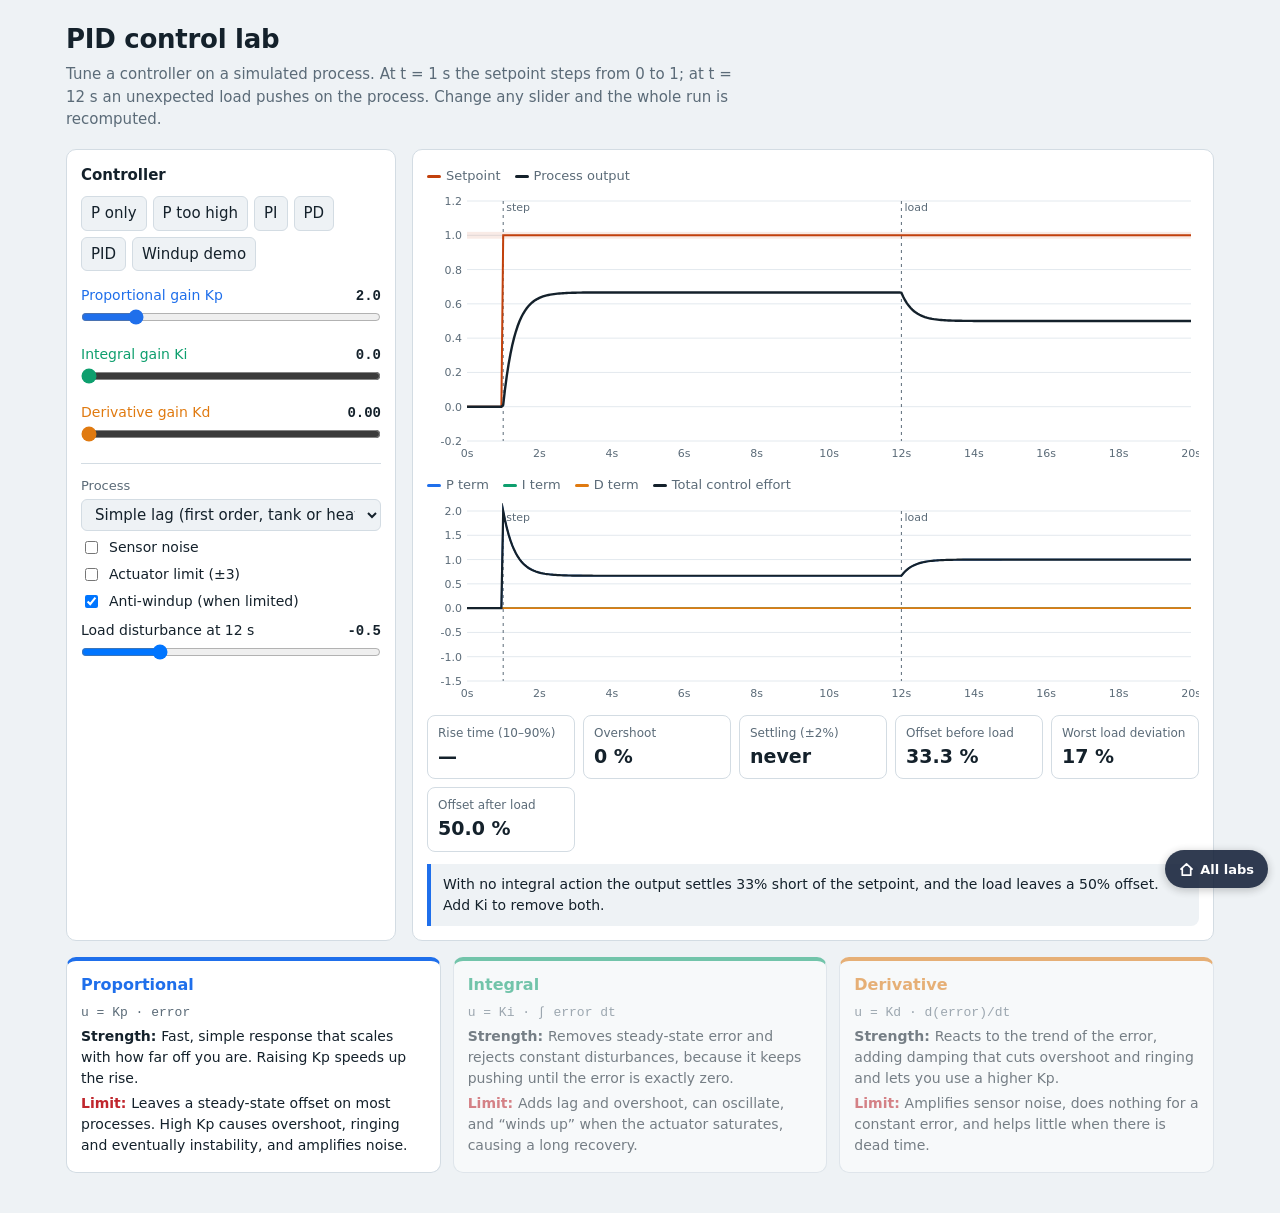
<file: labs/pid-control-lab.html>
<!DOCTYPE html>
<html lang="en"><head><meta charset="utf-8">
<meta name="viewport" content="width=device-width, initial-scale=1, viewport-fit=cover">
<title>PID Control Lab</title>
<style>
:root{--bg:#eef2f5;--panel:#fff;--ink:#14212b;--mute:#5b6b78;--line:#d3dce3;--grid:#e3e9ee;--p:#1f6feb;--i:#0e9f6e;--d:#e07a10;--y:#14212b;--sp:#c2410c;--bad:#c0262d;
box-sizing:border-box;padding-top:env(safe-area-inset-top,0px);padding-bottom:env(safe-area-inset-bottom,0px)}
@media (prefers-color-scheme:dark){:root:not([data-theme="light"]){--bg:#0f161c;--panel:#17212a;--ink:#e6edf2;--mute:#93a4b1;--line:#2b3a46;--grid:#212e38;--p:#5b9bff;--i:#3ddc97;--d:#ffa24a;--y:#e6edf2;--sp:#ff8a5c;--bad:#ff6b72}}
:root[data-theme="dark"]{--bg:#0f161c;--panel:#17212a;--ink:#e6edf2;--mute:#93a4b1;--line:#2b3a46;--grid:#212e38;--p:#5b9bff;--i:#3ddc97;--d:#ffa24a;--y:#e6edf2;--sp:#ff8a5c;--bad:#ff6b72}
html{scroll-padding-top:env(safe-area-inset-top,0px)}
*{box-sizing:border-box}
body{margin:0;background:var(--bg);color:var(--ink);font:15px/1.5 system-ui,-apple-system,"Segoe UI",Roboto,sans-serif}
.wrap{max-width:1180px;margin:0 auto;padding:20px 16px 40px}
h1{font-size:26px;margin:0 0 4px;letter-spacing:-.01em}
.sub{color:var(--mute);margin:0 0 18px;max-width:70ch}
.grid{display:grid;grid-template-columns:330px 1fr;gap:16px}
@media(max-width:860px){.grid{grid-template-columns:1fr}}
.panel{background:var(--panel);border:1px solid var(--line);border-radius:10px;padding:14px}
.panel h2{font-size:15px;margin:0 0 10px}
.ctl{margin-bottom:12px}
.ctl .row{display:flex;justify-content:space-between;align-items:baseline;font-size:14px}
.ctl b{font-variant-numeric:tabular-nums;font-family:ui-monospace,Menlo,Consolas,monospace}
input[type=range]{width:100%;margin:2px 0}
#kp{accent-color:var(--p)}#ki{accent-color:var(--i)}#kd{accent-color:var(--d)}
.k-p{color:var(--p)}.k-i{color:var(--i)}.k-d{color:var(--d)}
select,button{font:inherit;color:var(--ink);background:var(--bg);border:1px solid var(--line);border-radius:6px;padding:5px 9px;cursor:pointer}
select{width:100%}
button:hover{border-color:var(--mute)}button:focus-visible,select:focus-visible,input:focus-visible{outline:2px solid var(--p);outline-offset:2px}
.presets{display:flex;flex-wrap:wrap;gap:6px;margin-bottom:14px}
.chk{display:flex;gap:8px;align-items:center;font-size:14px;margin:6px 0}
.sec{margin-top:14px;padding-top:12px;border-top:1px solid var(--line)}
.lbl{font-size:13px;color:var(--mute);margin-bottom:4px}
canvas{width:100%;display:block;border-radius:6px}
.legend{display:flex;flex-wrap:wrap;gap:4px 14px;font-size:13px;color:var(--mute);margin:2px 0 8px}
.legend i{display:inline-block;width:14px;height:3px;vertical-align:middle;margin-right:5px;border-radius:2px}
.metrics{display:grid;grid-template-columns:repeat(auto-fit,minmax(140px,1fr));gap:8px;margin-top:12px}
.m{border:1px solid var(--line);border-radius:8px;padding:8px 10px}
.m span{display:block;font-size:12px;color:var(--mute)}
.m b{font-size:19px;font-variant-numeric:tabular-nums}
.read{margin-top:12px;padding:10px 12px;border-left:4px solid var(--p);background:var(--bg);border-radius:0 8px 8px 0;font-size:14px}
.terms{display:grid;grid-template-columns:repeat(auto-fit,minmax(260px,1fr));gap:12px;margin-top:16px}
.term{background:var(--panel);border:1px solid var(--line);border-top-width:4px;border-radius:10px;padding:12px 14px;opacity:.55;transition:opacity .2s}
.term.on{opacity:1}
.term h3{margin:0 0 6px;font-size:16px}
.term p{margin:4px 0;font-size:14px}
.term .eq{font-family:ui-monospace,Menlo,Consolas,monospace;font-size:13px;color:var(--mute)}
.pro::before{content:"Strength: ";font-weight:600}.con::before{content:"Limit: ";font-weight:600;color:var(--bad)}
</style></head><body><div class="wrap">
<h1>PID control lab</h1>
<p class="sub">Tune a controller on a simulated process. At t = 1 s the setpoint steps from 0 to 1; at t = 12 s an unexpected load pushes on the process. Change any slider and the whole run is recomputed.</p>
<div class="grid">
<div class="panel">
 <h2>Controller</h2>
 <div class="presets" id="presets"></div>
 <div class="ctl"><div class="row"><span class="k-p">Proportional gain Kp</span><b id="vkp"></b></div><input id="kp" type="range" min="0" max="12" step="0.1" value="2"></div>
 <div class="ctl"><div class="row"><span class="k-i">Integral gain Ki</span><b id="vki"></b></div><input id="ki" type="range" min="0" max="10" step="0.1" value="0"></div>
 <div class="ctl"><div class="row"><span class="k-d">Derivative gain Kd</span><b id="vkd"></b></div><input id="kd" type="range" min="0" max="5" step="0.05" value="0"></div>
 <div class="sec">
  <div class="lbl">Process</div>
  <select id="plant">
   <option value="lag">Simple lag (first order, tank or heater)</option>
   <option value="osc">Oscillatory (second order, spring-like)</option>
   <option value="dead">Lag with 0.5 s dead time (slow sensor)</option>
  </select>
  <div class="chk"><input type="checkbox" id="noise"><label for="noise">Sensor noise</label></div>
  <div class="chk"><input type="checkbox" id="sat"><label for="sat">Actuator limit (±3)</label></div>
  <div class="chk"><input type="checkbox" id="aw" checked><label for="aw">Anti-windup (when limited)</label></div>
  <div class="ctl" style="margin-top:8px"><div class="row"><span>Load disturbance at 12 s</span><b id="vdist"></b></div><input id="dist" type="range" min="-1" max="1" step="0.1" value="-0.5"></div>
 </div>
</div>
<div>
 <div class="panel">
  <div class="legend"><span><i style="background:var(--sp)"></i>Setpoint</span><span><i style="background:var(--y)"></i>Process output</span></div>
  <canvas id="c1" height="270" role="img" aria-label="Setpoint and process output over time"></canvas>
  <div class="legend" style="margin-top:12px"><span><i style="background:var(--p)"></i>P term</span><span><i style="background:var(--i)"></i>I term</span><span><i style="background:var(--d)"></i>D term</span><span><i style="background:var(--y)"></i>Total control effort</span></div>
  <canvas id="c2" height="200" role="img" aria-label="Controller term contributions over time"></canvas>
  <div class="metrics" id="metrics"></div>
  <div class="read" id="read"></div>
 </div>
</div></div>
<div class="terms" id="terms"></div>
</div>
<script>
const $=id=>document.getElementById(id);
const T=20,DT=0.005,N=T/DT,T_SP=1,T_D=12;
const PRE={"P only":[3,0,0],"P too high":[10,0,0],"PI":[2,1.5,0],"PD":[3,0,1],"PID":[3,1.5,0.8],"Windup demo":[3,4,0]};
const TERMS=[
{k:'p',t:'Proportional',eq:'u = Kp · error',pro:'Fast, simple response that scales with how far off you are. Raising Kp speeds up the rise.',con:'Leaves a steady-state offset on most processes. High Kp causes overshoot, ringing and eventually instability, and amplifies noise.'},
{k:'i',t:'Integral',eq:'u = Ki · ∫ error dt',pro:'Removes steady-state error and rejects constant disturbances, because it keeps pushing until the error is exactly zero.',con:'Adds lag and overshoot, can oscillate, and “winds up” when the actuator saturates, causing a long recovery.'},
{k:'d',t:'Derivative',eq:'u = Kd · d(error)/dt',pro:'Reacts to the trend of the error, adding damping that cuts overshoot and ringing and lets you use a higher Kp.',con:'Amplifies sensor noise, does nothing for a constant error, and helps little when there is dead time.'}];
let seed=7;function rnd(){seed=(seed*16807)%2147483647;return seed/2147483647-.5}
function sim(){
 const kp=+$('kp').value,ki=+$('ki').value,kd=+$('kd').value,pl=$('plant').value,noisy=$('noise').checked,sat=$('sat').checked,aw=$('aw').checked,dist=+$('dist').value;
 seed=7;
 const r={t:[],sp:[],y:[],P:[],I:[],D:[],u:[]};
 let y=0,v=0,integ=0,ym=0,dflt=0,prev=0,ud=[],delay=Math.round(.5/DT);
 for(let k=0;k<=N;k++){
  const t=k*DT,sp=t>=T_SP?1:0,d=t>=T_D?dist:0;
  const meas=y+(noisy?rnd()*.06:0);
  const e=sp-meas;
  const raw=(k===0?0:(meas-prev)/DT);prev=meas;
  dflt+=(raw-dflt)*DT/(0.03+DT);            // filtered derivative of the measurement
  const Pt=kp*e,Dt=-kd*dflt;
  let un=Pt+integ+Dt,u=sat?Math.max(-3,Math.min(3,un)):un;
  const saturated=sat&&un!==u;
  if(!(aw&&saturated&&Math.sign(e)===Math.sign(un))) integ+=ki*e*DT;
  ud.push(u);
  const uf=pl==='dead'?(ud[k-delay]??0):u;
  if(pl==='lag')y+=((uf+d-y)/1)*DT;
  else if(pl==='osc'){v+=(4*(uf+d-y)-1.6*v)*DT;y+=v*DT}
  else y+=((uf+d-y)/1)*DT;
  y=Math.max(-1e3,Math.min(1e3,y));
  if(k%10===0){r.t.push(t);r.sp.push(sp);r.y.push(y);r.P.push(Pt);r.I.push(integ);r.D.push(Dt);r.u.push(u)}
 }
 return r}
function metrics(r){
 const L_=0,s=Math.round(T_SP/(DT*10)),e=Math.round(T_D/(DT*10)),n=r.t.length;
 let t10=null,t90=null,peak=0;
 for(let k=s;k<e;k++){if(t10===null&&r.y[k]>=.1)t10=r.t[k];if(t90===null&&r.y[k]>=.9)t90=r.t[k];peak=Math.max(peak,r.y[k])}
 const ov=Math.max(0,(peak-1)*100);
 let ts=null;for(let k=e-1;k>=s;k--){if(Math.abs(r.y[k]-1)>.02){ts=r.t[Math.min(k+1,e-1)]-T_SP;break}}
 if(ts===null)ts=0;
 const settled=Math.abs(r.y[e-1]-1)<=.02;
 const avg=a=>a.reduce((x,y)=>x+y,0)/a.length;
 const ss=1-avg(r.y.slice(e-20,e));
 let dmax=0;for(let k=e;k<n;k++)dmax=Math.max(dmax,Math.abs(r.y[k]-r.y[e-1]));
 const ssd=1-avg(r.y.slice(n-20));
 const diverge=r.y.some(x=>Math.abs(x)>8);
 return{rise:t90!==null&&t10!==null?t90-t10:null,ov,ts:settled?ts:null,ss,dmax,ssd,diverge,rough:r.D.reduce((a,x,k)=>k?a+Math.abs(x-r.D[k-1]):0,0)}}
function css(n){return getComputedStyle(document.documentElement).getPropertyValue(n).trim()}
function plot(cv,series,ymin,ymax,opts={}){
 const dpr=window.devicePixelRatio||1,w=cv.clientWidth,h=+(cv.dataset.h||(cv.dataset.h=cv.getAttribute('height')));cv.style.height=h+'px';
 cv.width=w*dpr;cv.height=h*dpr;const g=cv.getContext('2d');g.scale(dpr,dpr);
 const L=40,R=8,Tp=8,B=22,pw=w-L-R,ph=h-Tp-B;
 const X=t=>L+t/T*pw,Y=v=>Tp+ph-(Math.max(ymin,Math.min(ymax,v))-ymin)/(ymax-ymin)*ph;
 g.font='11px system-ui';g.fillStyle=css('--mute');g.strokeStyle=css('--grid');g.lineWidth=1;
 const step=opts.step||.5;let dec=0;while(step*10**dec%1>1e-9&&dec<3)dec++;
 for(let v=Math.ceil(ymin/step)*step;v<=ymax+1e-9;v+=step){g.beginPath();g.moveTo(L,Y(v));g.lineTo(L+pw,Y(v));g.stroke();g.textAlign='right';g.fillText(v.toFixed(dec),L-5,Y(v)+4)}
 for(let t=0;t<=T;t+=2){g.textAlign='center';g.fillText(t+'s',X(t),h-6)}
 [T_SP,T_D].forEach((t,i)=>{g.save();g.setLineDash([3,4]);g.strokeStyle=css('--mute');g.beginPath();g.moveTo(X(t),Tp);g.lineTo(X(t),Tp+ph);g.stroke();g.restore();g.textAlign='left';g.fillText(i?'load':'step',X(t)+3,Tp+10)});
 const rr=window._r;
 series.forEach(([key,col,lw])=>{g.strokeStyle=css(col);g.lineWidth=lw||2;g.beginPath();rr[key].forEach((v,k)=>{k?g.lineTo(X(rr.t[k]),Y(v)):g.moveTo(X(rr.t[k]),Y(v))});g.stroke()});
 if(opts.band){g.save();g.fillStyle=css('--sp');g.globalAlpha=.1;g.fillRect(L,Y(1.02),pw,Y(.98)-Y(1.02));g.restore()}
}
function auto(keys,lo,hi,cap){keys.forEach(k=>window._r[k].forEach(v=>{if(v<lo)lo=v;if(v>hi)hi=v}));lo=Math.max(lo,-cap);hi=Math.min(hi,cap);const raw=(hi-lo)/6,mag=10**Math.floor(Math.log10(raw));const step=[1,2,2.5,5,10].map(m=>m*mag).find(s=>s>=raw);return[Math.floor(lo/step-1e-9)*step,Math.ceil(hi/step-1e-9)*step,step]}
function fmt(x,u=''){return x===null?'—':x.toFixed(2)+u}
function update(){
 const kp=+$('kp').value,ki=+$('ki').value,kd=+$('kd').value;
 $('vkp').textContent=kp.toFixed(1);$('vki').textContent=ki.toFixed(1);$('vkd').textContent=kd.toFixed(2);$('vdist').textContent=(+$('dist').value).toFixed(1);
 const r=sim();window._r=r;const m=metrics(r);
 const a1=auto(['sp','y'],0,1.2,15),a2=auto(['P','I','D','u'],-1,1,20);
 plot($('c1'),[['sp','--sp',2],['y','--y',2.4]],a1[0],a1[1],{band:true,step:a1[2]});
 plot($('c2'),[['P','--p',1.6],['I','--i',1.6],['D','--d',1.6],['u','--y',2.2]],a2[0],a2[1],{step:a2[2]});
 const cells=[['Rise time (10–90%)',fmt(m.rise,' s')],['Overshoot',m.diverge?'diverges':m.ov.toFixed(0)+' %'],['Settling (±2%)',m.diverge?'—':m.ts===null?'never':fmt(m.ts,' s')],['Offset before load',m.diverge?'—':(m.ss*100).toFixed(1)+' %'],['Worst load deviation',m.diverge?'—':(m.dmax*100).toFixed(0)+' %'],['Offset after load',m.diverge?'—':(m.ssd*100).toFixed(1)+' %']];
 $('metrics').innerHTML=cells.map(c=>`<div class="m"><span>${c[0]}</span><b>${c[1]}</b></div>`).join('');
 // live commentary
 const msgs=[];
 if(m.diverge)msgs.push('The loop is unstable: the output grows without bound. Lower Kp or Ki, or add some derivative action to restore damping.');
 else{
  if(ki===0&&Math.abs(m.ss)>.02)msgs.push(`With no integral action the output settles ${(m.ss*100).toFixed(0)}% short of the setpoint, and the load leaves a ${(m.ssd*100).toFixed(0)}% offset. Add Ki to remove both.`);
  if(ki>0&&Math.abs(m.ssd)<.02&&Math.abs(m.ss)<.02)msgs.push('Integral action drives the error to zero, even after the load disturbance.');
  if(m.ov>25)msgs.push(`Overshoot is ${m.ov.toFixed(0)}%. ${kd===0?'Derivative action adds damping and would trim this.':'Try reducing Kp or Ki a little.'}`);
  if(kd>0&&$('noise').checked)msgs.push('Look at the D term (orange): sensor noise is amplified into a jittery control signal. This is the price of derivative action.');
  if(kd>0&&$('plant').value==='dead')msgs.push('With dead time the derivative term sees the change too late, so its damping benefit is limited here.');
  if($('sat').checked&&ki>0&&!$('aw').checked&&m.ov>10)msgs.push('Integral windup: the integrator kept accumulating while the actuator was stuck at its limit. Turn on anti-windup to compare.');
  if(!msgs.length)msgs.push('A well-behaved response. Try switching the process, adding noise or an actuator limit to see where each term breaks down.');
 }
 $('read').textContent=msgs.join(' ');
 [...$('terms').children].forEach((el,i)=>el.classList.toggle('on',[kp,ki,kd][i]>0));
}
$('presets').innerHTML=Object.keys(PRE).map(n=>`<button data-n="${n}">${n}</button>`).join('');
$('presets').onclick=e=>{const n=e.target.dataset.n;if(!n)return;const[p,i,d]=PRE[n];$('kp').value=p;$('ki').value=i;$('kd').value=d;
 if(n==='Windup demo'){$('sat').checked=true;$('aw').checked=false}else if(n==='P too high'){$('plant').value='dead'}update()};
$('terms').innerHTML=TERMS.map(t=>`<div class="term" style="border-top-color:var(--${t.k})"><h3 class="k-${t.k}">${t.t}</h3><div class="eq">${t.eq}</div><p class="pro">${t.pro}</p><p class="con">${t.con}</p></div>`).join('');
['kp','ki','kd','plant','noise','sat','aw','dist'].forEach(id=>$(id).addEventListener('input',update));
addEventListener('resize',update);
matchMedia('(prefers-color-scheme:dark)').addEventListener('change',update);
update();
</script><script src="../assets/labs.js"></script>
<script src="../assets/lab-nav.js"></script>
</body></html>
</file>
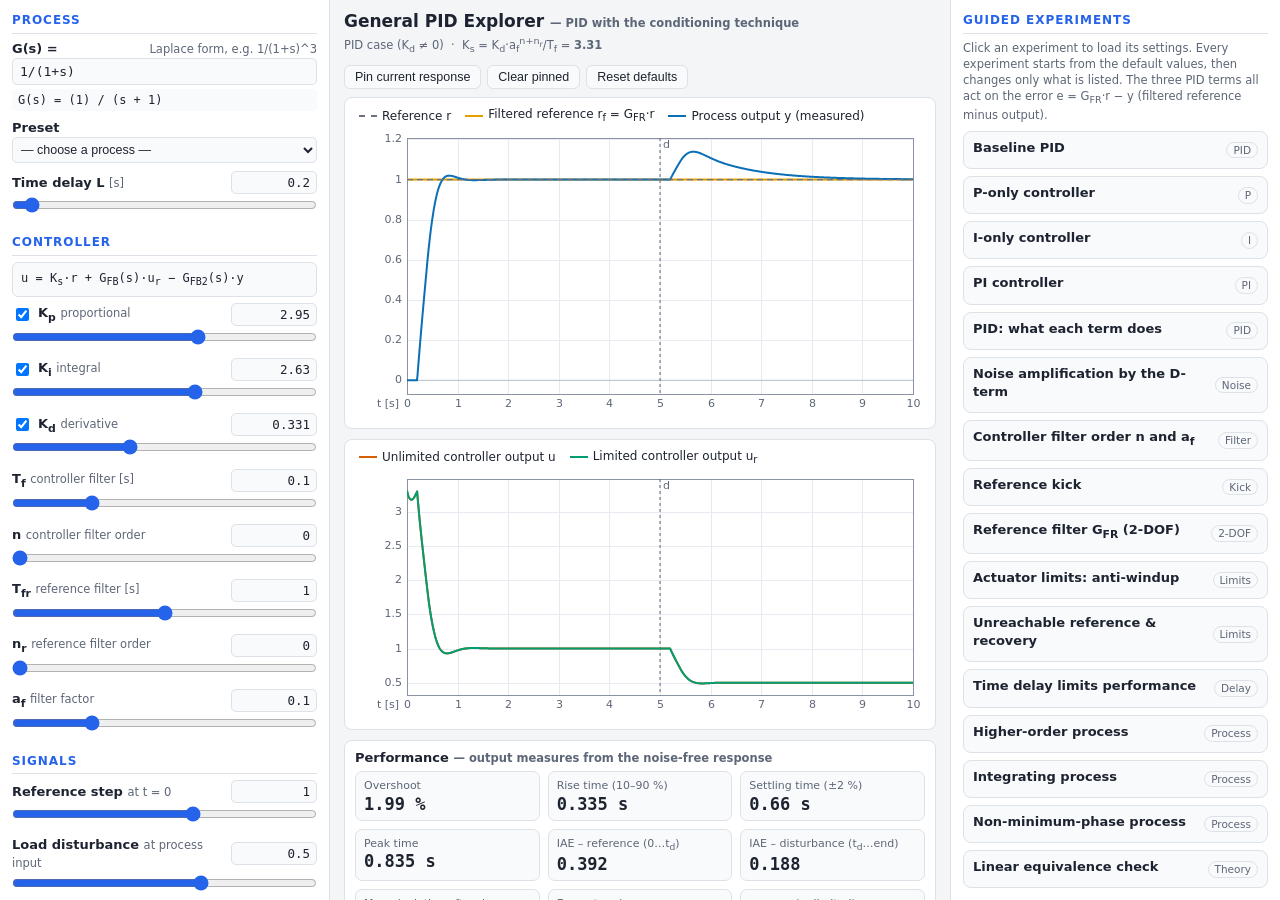
<file: labs/pid-explorer.html>
<!DOCTYPE html>
<html lang="en">
<head>
<meta charset="utf-8">
<meta name="viewport" content="width=device-width, initial-scale=1">
<title>General PID Explorer</title>
<style>
:root {
  --bg: #f4f5f7; --panel: #ffffff; --panel2: #f9fafb; --text: #1d2330; --muted: #5d6677; --line: #dde1e8; --accent: #2563eb; --accent-soft: #e6eefe;
  --warn: #b45309; --warn-bg: #fff7e6; --err: #c62828; --ok: #15803d; --grid: #e7eaf0; --axis: #8a93a3;
  --c-r: #6b7280; --c-rf: #e69f00; --c-y: #0b6fb8; --c-yt: #56b4e9; --c-yn: #cc4fa0; --c-u: #d55e00; --c-ur: #009e73; --c-d: #7c7f86;
  --c-e: #a07800; --c-P: #7b4fd6; --c-I: #0f8f86; --c-D: #c0392b; --c-ksr: #8892a0; --c-gfb: #2f9fd8; --c-gfb2: #b86a00; --c-un: #cc4fa0; --c-urn: #8a3d9c; --c-pin: #9aa3b2;
}
@media (prefers-color-scheme: dark) {
  :root:not([data-theme="light"]) {
    --bg: #12151b; --panel: #1b1f27; --panel2: #20252f; --text: #e6e9ef; --muted: #9aa3b2; --line: #2f3542; --accent: #6ea0ff; --accent-soft: #1e2a44;
    --warn: #f0b35a; --warn-bg: #2d2416; --err: #ff6b6b; --ok: #4ade80; --grid: #262b35; --axis: #7c8696;
    --c-r: #aab2bf; --c-rf: #f5b041; --c-y: #4fa8ff; --c-yt: #8fd3ff; --c-yn: #ff7ccf; --c-u: #ff7a3d; --c-ur: #2fd39e; --c-d: #a3a8b0;
    --c-e: #e8c547; --c-P: #b392ff; --c-I: #3fd6c9; --c-D: #ff6b5b; --c-ksr: #a8b0bd; --c-gfb: #6cc4ff; --c-gfb2: #f0a24a; --c-un: #ff7ccf; --c-urn: #d08ae0; --c-pin: #5c6575;
  }
}
:root[data-theme="dark"] {
  --bg: #12151b; --panel: #1b1f27; --panel2: #20252f; --text: #e6e9ef; --muted: #9aa3b2; --line: #2f3542; --accent: #6ea0ff; --accent-soft: #1e2a44;
  --warn: #f0b35a; --warn-bg: #2d2416; --err: #ff6b6b; --ok: #4ade80; --grid: #262b35; --axis: #7c8696;
  --c-r: #aab2bf; --c-rf: #f5b041; --c-y: #4fa8ff; --c-yt: #8fd3ff; --c-yn: #ff7ccf; --c-u: #ff7a3d; --c-ur: #2fd39e; --c-d: #a3a8b0;
  --c-e: #e8c547; --c-P: #b392ff; --c-I: #3fd6c9; --c-D: #ff6b5b; --c-ksr: #a8b0bd; --c-gfb: #6cc4ff; --c-gfb2: #f0a24a; --c-un: #ff7ccf; --c-urn: #d08ae0; --c-pin: #5c6575;
}
* { box-sizing: border-box; }
html, body { margin: 0; height: 100%; }
body { background: var(--bg); color: var(--text); font: 13px/1.4 system-ui, -apple-system, "Segoe UI", Roboto, sans-serif; }
.app { display: grid; grid-template-columns: 330px minmax(0, 1fr) 330px; height: 100vh; }
aside, main { overflow-y: auto; min-height: 0; }
aside { background: var(--panel); border-right: 1px solid var(--line); padding: 10px 12px 30px; }
aside.right { border-right: 0; border-left: 1px solid var(--line); }
main { padding: 10px 14px 30px; }
h1 { font-size: 17px; margin: 0; }
h2 { font-size: 12px; letter-spacing: .08em; text-transform: uppercase; color: var(--accent); margin: 16px 0 6px; border-bottom: 1px solid var(--line); padding-bottom: 4px; }
h2:first-child { margin-top: 2px; }
h3 { font-size: 13px; margin: 0 0 4px; }
.sub { color: var(--muted); font-size: 11.5px; }
.ctl { margin: 6px 0 8px; }
.ctl .row { display: flex; align-items: center; justify-content: space-between; gap: 6px; }
.ctl label { font-weight: 600; display: flex; gap: 6px; align-items: center; }
.ctl label .sub { font-weight: 400; }
input.num { width: 86px; padding: 3px 6px; border: 1px solid var(--line); border-radius: 5px; background: var(--panel2); color: var(--text); font: 12.5px ui-monospace, Consolas, monospace; text-align: right; }
input.num:focus { outline: 2px solid var(--accent); outline-offset: 0; }
input.num.over { border-color: var(--warn); }
input.num.bad { border-color: var(--err); }
input[type=range] { width: 100%; margin: 3px 0 0; accent-color: var(--accent); }
input[type=text].tf { width: 100%; padding: 5px 7px; border: 1px solid var(--line); border-radius: 5px; background: var(--panel2); color: var(--text); font: 13px ui-monospace, Consolas, monospace; }
select { width: 100%; padding: 4px; border: 1px solid var(--line); border-radius: 5px; background: var(--panel2); color: var(--text); font-size: 12.5px; }
.chk { display: flex; align-items: center; gap: 7px; margin: 3px 0; cursor: pointer; user-select: none; }
.chk .sw { width: 22px; height: 0; border-top: 3px solid; display: inline-block; }
.chk .sw.dash { border-top-style: dashed; }
.status { font: 12px ui-monospace, Consolas, monospace; margin-top: 4px; padding: 4px 6px; border-radius: 4px; background: var(--panel2); word-break: break-word; }
.status.err { color: var(--err); }
.formula { font: 12px ui-monospace, Consolas, monospace; background: var(--panel2); border: 1px solid var(--line); border-radius: 6px; padding: 6px 8px; line-height: 1.55; }
.btn { border: 1px solid var(--line); background: var(--panel2); color: var(--text); border-radius: 6px; padding: 4px 10px; cursor: pointer; font-size: 12.5px; }
.btn:hover { border-color: var(--accent); }
.btn.primary { background: var(--accent); color: #fff; border-color: var(--accent); }
.topbar { display: flex; align-items: center; justify-content: space-between; gap: 10px; flex-wrap: wrap; margin-bottom: 8px; }
.topbar .btns { display: flex; gap: 6px; flex-wrap: wrap; }
.card { background: var(--panel); border: 1px solid var(--line); border-radius: 8px; padding: 8px 10px; margin-bottom: 10px; }
.chart-wrap { position: relative; }
.chart-wrap canvas { display: block; width: 100%; }
.legend { display: flex; flex-wrap: wrap; gap: 4px 14px; font-size: 12px; margin: 0 0 4px 4px; }
.legend span { display: inline-flex; align-items: center; gap: 5px; }
.legend b { font-weight: 400; }
.legend i { width: 18px; height: 0; border-top: 2.5px solid; display: inline-block; }
.legend i.dash { border-top-style: dashed; }
.tip { position: absolute; pointer-events: none; background: var(--panel); border: 1px solid var(--line); border-radius: 6px; padding: 4px 7px; font: 11.5px ui-monospace, Consolas, monospace; box-shadow: 0 2px 8px rgba(0,0,0,.15); white-space: nowrap; display: none; z-index: 5; }
.metrics { display: grid; grid-template-columns: repeat(auto-fill, minmax(150px, 1fr)); gap: 8px; }
.metric { background: var(--panel2); border: 1px solid var(--line); border-radius: 7px; padding: 6px 8px; }
.metric .k { font-size: 11px; color: var(--muted); }
.metric .v { font: 600 17px ui-monospace, Consolas, monospace; }
.metric .n { font-size: 11px; color: var(--c-yn); font-family: ui-monospace, Consolas, monospace; }
.banner { display: none; padding: 6px 10px; border-radius: 6px; background: var(--warn-bg); color: var(--warn); margin-bottom: 8px; border: 1px solid var(--warn); }
.info-grid { display: grid; grid-template-columns: minmax(0, 1.2fr) minmax(0, 1fr); gap: 10px; }
.exp { border: 1px solid var(--line); border-radius: 8px; padding: 7px 9px; margin-bottom: 7px; background: var(--panel2); }
.exp.active { border-color: var(--accent); background: var(--accent-soft); }
.exp .hd { display: flex; justify-content: space-between; align-items: center; gap: 6px; }
.exp .tag { font-size: 10.5px; border: 1px solid var(--line); border-radius: 10px; padding: 0 6px; color: var(--muted); white-space: nowrap; }
.exp .body { display: none; margin-top: 5px; font-size: 12.3px; }
.exp.active .body { display: block; }
.exp ul { margin: 3px 0 4px; padding-left: 17px; }
.exp li { margin: 2px 0; }
.exp .lbl { font-weight: 600; font-size: 11.5px; color: var(--accent); margin-top: 4px; }
.kbd { font: 11px ui-monospace, Consolas, monospace; border: 1px solid var(--line); border-radius: 3px; padding: 0 3px; }
svg.bd text { fill: var(--text); font: 12px system-ui, sans-serif; }
svg.bd .box { fill: var(--panel2); stroke: var(--text); stroke-width: 1.2; }
svg.bd .ln { stroke: var(--text); stroke-width: 1.2; fill: none; }
svg.bd .ar { fill: var(--text); }
@media (max-width: 1150px) {
  .app { grid-template-columns: 1fr; height: auto; }
  aside, main { overflow: visible; }
  aside { border-right: 0; border-bottom: 1px solid var(--line); }
  aside.right { border-left: 0; border-top: 1px solid var(--line); }
  .info-grid { grid-template-columns: 1fr; }
  main { padding: 10px 16px 30px; }
}
</style>
</head>
<body>
<div class="app">
<!-- ================= LEFT: inputs ================= -->
<aside class="left" id="left">
  <h2>Process</h2>
  <div class="ctl">
    <div class="row"><label>G(s) =</label><span class="sub">Laplace form, e.g. 1/(1+s)^3</span></div>
    <input type="text" class="tf" id="procTF" spellcheck="false" value="1/(1+s)">
    <div class="status" id="procStatus"></div>
  </div>
  <div class="ctl">
    <div class="row"><label>Preset</label></div>
    <select id="procPreset">
      <option value="">— choose a process —</option>
      <option value="1/(1+s)|0.2">1/(1+s), L = 0.2 (default)</option>
      <option value="1/(1+s)^2|0.1">1/(1+s)², L = 0.1</option>
      <option value="1/(1+s)^3|0">1/(1+s)³, L = 0</option>
      <option value="1/((1+s)*(1+0.2s)*(1+0.04s))|0">1/((1+s)(1+0.2s)(1+0.04s))</option>
      <option value="1/(s*(1+s))|0">1/(s(1+s)) – integrating</option>
      <option value="(1-0.5s)/(1+s)^2|0">(1−0.5s)/(1+s)² – non-minimum phase</option>
      <option value="1/(1+0.2s+s^2)|0">1/(1+0.2s+s²) – lightly damped</option>
      <option value="1/(1+s)|1">1/(1+s), L = 1 – delay dominant</option>
    </select>
  </div>
  <div id="procDelay"></div>

  <h2>Controller</h2>
  <div class="formula" id="ctlFormula">u = K<sub>s</sub>·r + G<sub>FB</sub>(s)·u<sub>r</sub> − G<sub>FB2</sub>(s)·y</div>
  <div id="ctlSliders"></div>

  <h2>Signals</h2>
  <div id="sigSliders"></div>

  <h2>Actuator</h2>
  <label class="chk"><input type="checkbox" id="actOn"> Actuator limits</label>
  <div id="actSliders"></div>
  <label class="chk"><input type="checkbox" id="naiveOn"> Compare with naive PID (same C(s), no anti-windup)</label>

  <h2>Display</h2>
  <div class="sub" style="margin-bottom:4px">Reference r is always shown (dashed).</div>
  <div id="dispChecks"></div>
  <p class="sub" style="margin-top:12px">Tip: click into any number field and use the mouse wheel (<span class="kbd">Shift</span> = larger steps). Typed values may exceed slider limits.</p>
</aside>

<!-- ================= CENTER: plots ================= -->
<main>
  <div class="topbar">
    <div><h1>General PID Explorer <span class="sub">— PID with the conditioning technique</span></h1>
      <div class="sub" id="modeLine"></div></div>
    <div class="btns">
      <button class="btn" id="pinBtn" title="Keep the current y and u_r as grey ghost traces for comparison">Pin current response</button>
      <button class="btn" id="unpinBtn">Clear pinned</button>
      <button class="btn" id="resetBtn">Reset defaults</button>
    </div>
  </div>
  <div class="banner" id="banner"></div>
  <div class="card">
    <div class="legend" id="legTop"></div>
    <div class="chart-wrap"><canvas id="cTop" height="290"></canvas><div class="tip" id="tipTop"></div></div>
  </div>
  <div class="card">
    <div class="legend" id="legMid"></div>
    <div class="chart-wrap"><canvas id="cMid" height="250"></canvas><div class="tip" id="tipMid"></div></div>
  </div>
  <div class="card">
    <h3>Performance <span class="sub" id="perfNote"></span></h3>
    <div class="metrics" id="metrics"></div>
  </div>
  <div class="info-grid">
    <div class="card">
      <h3>Controller structure (conditioning technique)</h3>
      <svg class="bd" viewBox="0 0 640 200" width="100%" role="img" aria-label="Block diagram of the conditioning PID structure">
        <defs><marker id="arw" viewBox="0 0 10 10" refX="9" refY="5" markerWidth="7" markerHeight="7" orient="auto"><path d="M0,0 L10,5 L0,10 z" class="ar"/></marker></defs>
        <text x="4" y="44">r</text>
        <path class="ln" d="M16,40 H60" marker-end="url(#arw)"/>
        <rect class="box" x="60" y="24" width="46" height="32" rx="4"/><text x="72" y="45">K<tspan font-size="9" dy="3">s</tspan></text>
        <path class="ln" d="M106,40 H160" marker-end="url(#arw)"/>
        <circle class="box" cx="170" cy="40" r="10"/><text x="164" y="44">Σ</text>
        <path class="ln" d="M180,40 H230" marker-end="url(#arw)"/><text x="196" y="33">u</text>
        <rect class="box" x="230" y="22" width="50" height="36" rx="4"/>
        <path class="ln" d="M238,50 H248 L262,30 H272"/>
        <path class="ln" d="M280,40 H360" marker-end="url(#arw)"/><text x="296" y="33">u<tspan font-size="9" dy="3">r</tspan></text>
        <circle class="box" cx="370" cy="40" r="10"/><text x="364" y="44">+</text>
        <text x="360" y="12">d</text><path class="ln" d="M370,14 V30" marker-end="url(#arw)"/>
        <path class="ln" d="M380,40 H410" marker-end="url(#arw)"/>
        <rect class="box" x="410" y="22" width="100" height="36" rx="4"/><text x="420" y="45">G(s)·e<tspan font-size="9" dy="-6">−Ls</tspan></text>
        <path class="ln" d="M510,40 H560" marker-end="url(#arw)"/>
        <circle class="box" cx="570" cy="40" r="10"/><text x="564" y="44">+</text>
        <text x="563" y="12">n</text><path class="ln" d="M570,14 V30" marker-end="url(#arw)"/>
        <path class="ln" d="M580,40 H630" marker-end="url(#arw)"/><text x="615" y="33">y</text>
        <!-- GFB feedback of ur -->
        <path class="ln" d="M320,40 V105 H260" marker-end="url(#arw)"/>
        <rect class="box" x="190" y="88" width="70" height="34" rx="4"/><text x="200" y="110">G<tspan font-size="9" dy="3">FB</tspan><tspan dy="-3">(s)</tspan></text>
        <path class="ln" d="M190,105 H170 V50" marker-end="url(#arw)"/><text x="174" y="68">+</text>
        <!-- GFB2 feedback of y -->
        <path class="ln" d="M605,40 V165 H260" marker-end="url(#arw)"/>
        <rect class="box" x="190" y="148" width="70" height="34" rx="4"/><text x="198" y="170">G<tspan font-size="9" dy="3">FB2</tspan><tspan dy="-3">(s)</tspan></text>
        <path class="ln" d="M190,165 H136 V6 H170 V30" marker-end="url(#arw)"/><text x="176" y="24">−</text>
      </svg>
      <div class="sub">Because G<sub>FB</sub> is fed by the <b>limited</b> signal u<sub>r</sub>, the controller states always stay consistent with what the actuator really delivers → inherent anti-windup. Without limits (u<sub>r</sub> = u) the structure is exactly equal to the linear controller C(s).</div>
    </div>
    <div class="card">
      <h3>Computed transfer functions</h3>
      <div class="formula" id="tfInfo" style="font-size:11.5px; overflow-x:auto"></div>
    </div>
  </div>
</main>

<!-- ================= RIGHT: experiments ================= -->
<aside class="right">
  <h2>Guided experiments</h2>
  <div class="sub" style="margin-bottom:8px">Click an experiment to load its settings. Every experiment starts from the default values, then changes only what is listed. The three PID terms all act on the error e = G<sub>FR</sub>·r − y (filtered reference minus output).</div>
  <div id="expList"></div>
</aside>
</div>
<script>
// ===== CORE (polynomials, parser, state space, controller, simulation) =====
// Polynomials: arrays of coefficients in ASCENDING powers of s: p[0] + p[1]s + p[2]s^2 ...
const P = {
  trim(p, tol) {
    const a = p.slice();
    const mx = Math.max(1e-300, ...a.map(Math.abs));
    const t = tol === undefined ? 0 : tol * mx;
    while (a.length > 1 && Math.abs(a[a.length - 1]) <= t) a.pop();
    return a;
  },
  add(a, b) { const n = Math.max(a.length, b.length), r = new Array(n).fill(0);
    for (let i = 0; i < n; i++) r[i] = (a[i] || 0) + (b[i] || 0); return r; },
  sub(a, b) { return P.add(a, b.map(x => -x)); },
  scale(a, k) { return a.map(x => x * k); },
  mul(a, b) { const r = new Array(a.length + b.length - 1).fill(0);
    for (let i = 0; i < a.length; i++) for (let j = 0; j < b.length; j++) r[i + j] += a[i] * b[j]; return r; },
  pow(a, n) { let r = [1]; for (let i = 0; i < n; i++) r = P.mul(r, a); return r; },
  deg(a) { return P.trim(a).length - 1; },
  isZero(a) { return a.every(x => x === 0); },
  // Fujiwara bound on root magnitudes
  rootBound(p) {
    const a = P.trim(p, 1e-14); const m = a.length - 1; if (m < 1) return 0;
    const an = a[m]; let b = 0;
    for (let k = 1; k <= m; k++) {
      let c = Math.abs(a[m - k] / an); if (k === m) c /= 2;
      b = Math.max(b, Math.pow(c, 1 / k));
    }
    return 2 * b;
  },
  // remove common factors s (roots at the origin) of num & den
  cancelS(num, den, tol = 1e-12) {
    let n = num.slice(), d = den.slice();
    const sc = Math.max(...d.map(Math.abs), 1e-300), sn = Math.max(...n.map(Math.abs), 1e-300);
    while (d.length > 1 && n.length > 1 && Math.abs(d[0]) <= tol * sc && Math.abs(n[0]) <= tol * sn) { d.shift(); n.shift(); }
    return { num: n, den: d };
  },
  fmt(p, v = 's') {
    const a = P.trim(p); const terms = [];
    for (let i = a.length - 1; i >= 0; i--) {
      const c = a[i]; if (c === 0 && a.length > 1) continue;
      const mag = Math.abs(c); const cs = fmtNum(mag);
      let t = i === 0 ? cs : ((Math.abs(mag - 1) < 1e-12 ? '' : cs + '·') + v + (i > 1 ? '^' + i : ''));
      terms.push({ neg: c < 0, t });
    }
    if (!terms.length) return '0';
    return terms.map((x, k) => (k === 0 ? (x.neg ? '−' : '') : (x.neg ? ' − ' : ' + ')) + x.t).join('');
  }
};
function fmtNum(x, d = 4) {
  if (!isFinite(x)) return String(x);
  if (x === 0) return '0';
  const ax = Math.abs(x);
  if (ax >= 1e5 || ax < 1e-3) return x.toExponential(d - 1).replace(/\.?0+e/, 'e');
  return String(parseFloat(x.toPrecision(d)));
}

// ---- Rational-function parser for process G(s) ----
function parseTF(str) {
  const src = str.replace(/\s+/g, '').replace(/·|×/g, '*').replace(/,/g, '.').replace(/\*\*/g, '^');
  if (!src) throw new Error('empty expression');
  const toks = []; let i = 0;
  while (i < src.length) {
    const c = src[i];
    if (/[0-9.]/.test(c)) {
      const m = src.slice(i).match(/^(\d+\.?\d*|\.\d+)([eE][+-]?\d+)?/);
      toks.push({ t: 'n', v: parseFloat(m[0]) }); i += m[0].length;
    } else if (c === 's' || c === 'S') { toks.push({ t: 's' }); i++; }
    else if ('+-*/^()'.includes(c)) { toks.push({ t: c }); i++; }
    else throw new Error('unexpected character "' + c + '"');
  }
  let k = 0;
  const peek = () => toks[k], next = () => toks[k++];
  const R = {
    c: v => ({ n: [v], d: [1] }),
    add: (a, b) => ({ n: P.add(P.mul(a.n, b.d), P.mul(b.n, a.d)), d: P.mul(a.d, b.d) }),
    sub: (a, b) => ({ n: P.sub(P.mul(a.n, b.d), P.mul(b.n, a.d)), d: P.mul(a.d, b.d) }),
    mul: (a, b) => ({ n: P.mul(a.n, b.n), d: P.mul(a.d, b.d) }),
    div: (a, b) => { if (P.isZero(P.trim(b.n, 1e-15))) throw new Error('division by zero'); return { n: P.mul(a.n, b.d), d: P.mul(a.d, b.n) }; },
  };
  function expr() {
    let v = term();
    while (peek() && (peek().t === '+' || peek().t === '-')) { const op = next().t; const w = term(); v = op === '+' ? R.add(v, w) : R.sub(v, w); }
    return v;
  }
  function term() {
    let v = unary();
    for (;;) {
      const p = peek(); if (!p) break;
      if (p.t === '*') { next(); v = R.mul(v, unary()); }
      else if (p.t === '/') { next(); v = R.div(v, unary()); }
      else if (p.t === 'n' || p.t === 's' || p.t === '(') v = R.mul(v, power()); // implicit multiplication
      else break;
    }
    return v;
  }
  function unary() {
    const p = peek();
    if (p && p.t === '-') { next(); const v = unary(); return { n: P.scale(v.n, -1), d: v.d }; }
    if (p && p.t === '+') { next(); return unary(); }
    return power();
  }
  function power() {
    let b = primary();
    if (peek() && peek().t === '^') {
      next(); let sign = 1;
      if (peek() && peek().t === '-') { next(); sign = -1; }
      let e;
      if (peek() && peek().t === '(') { next(); const q = next(); if (!q || q.t !== 'n') throw new Error('exponent must be an integer'); e = q.v; if (!peek() || next().t !== ')') throw new Error('missing )'); }
      else { const q = next(); if (!q || q.t !== 'n') throw new Error('exponent must be an integer'); e = q.v; }
      e *= sign;
      if (!Number.isInteger(e) || Math.abs(e) > 20) throw new Error('exponent must be an integer (|n| ≤ 20)');
      const base = e >= 0 ? b : R.div(R.c(1), b);
      let r = R.c(1); for (let j = 0; j < Math.abs(e); j++) r = R.mul(r, base); b = r;
    }
    return b;
  }
  function primary() {
    const p = next(); if (!p) throw new Error('unexpected end of expression');
    if (p.t === 'n') return R.c(p.v);
    if (p.t === 's') return { n: [0, 1], d: [1] };
    if (p.t === '(') { const v = expr(); const q = next(); if (!q || q.t !== ')') throw new Error('missing )'); return v; }
    throw new Error('unexpected "' + p.t + '"');
  }
  const v = expr();
  if (k < toks.length) throw new Error('unexpected "' + toks[k].t + '"');
  let num = P.trim(v.n, 1e-13), den = P.trim(v.d, 1e-13);
  const cs = P.cancelS(num, den); num = cs.num; den = cs.den;
  if (P.isZero(den)) throw new Error('zero denominator');
  if (num.length > den.length) throw new Error('improper transfer function (deg num > deg den)');
  const lead = den[den.length - 1];
  return { num: P.scale(num, 1 / lead), den: P.scale(den, 1 / lead) };
}

// ---- Linear algebra (small dense) ----
function matMul(A, B) { const n = A.length, m = B[0].length, q = B.length; const C = [];
  for (let i = 0; i < n; i++) { const r = new Array(m).fill(0); for (let k = 0; k < q; k++) { const a = A[i][k]; if (a) for (let j = 0; j < m; j++) r[j] += a * B[k][j]; } C.push(r); } return C; }
function expm(M) {
  const n = M.length; let nrm = 0;
  for (const r of M) nrm = Math.max(nrm, r.reduce((s, x) => s + Math.abs(x), 0));
  const sq = Math.max(0, Math.ceil(Math.log2(nrm || 1)) + 2);
  const sc = 1 / Math.pow(2, sq);
  const A = M.map(r => r.map(x => x * sc));
  let E = A.map((r, i) => r.map((_, j) => (i === j ? 1 : 0)));
  let T = E.map(r => r.slice());
  for (let k = 1; k <= 18; k++) { T = matMul(T, A).map(r => r.map(x => x / k)); E = E.map((r, i) => r.map((x, j) => x + T[i][j])); }
  for (let k = 0; k < sq; k++) E = matMul(E, E);
  return E;
}

// ---- Transfer function -> discrete state space (exact ZOH + first-order-hold terms) ----
// x(k+1) = Ad x(k) + Bd u(k) + G1 (u(k+1) - u(k))   (G1 = 0 -> zero-order hold)
function discretize(A, B, dt) {
  const m = A.length; const M = [];
  for (let i = 0; i < m + 2; i++) M.push(new Array(m + 2).fill(0));
  for (let i = 0; i < m; i++) { for (let j = 0; j < m; j++) M[i][j] = A[i][j] * dt; M[i][m] = B[i] * dt; }
  M[m][m + 1] = dt;
  const E = expm(M); const Ad = [], Bd = [], G1 = [];
  for (let i = 0; i < m; i++) { Ad.push(E[i].slice(0, m)); Bd.push(E[i][m]); G1.push(E[i][m + 1] / dt); }
  return { Ad, Bd, G1 };
}
function companion(a) { // a: monic-normalised denominator, ascending, length m+1
  const m = a.length - 1; const A = [];
  for (let i = 0; i < m; i++) A.push(new Array(m).fill(0));
  for (let i = 0; i < m - 1; i++) A[i][i + 1] = 1;
  for (let j = 0; j < m; j++) A[m - 1][j] = -a[j];
  const B = new Array(m).fill(0); B[m - 1] = 1; return { A, B };
}
function tf2dss(num, den, dt) {
  den = P.trim(den, 1e-14); num = P.trim(num, 1e-14);
  const m = den.length - 1; const an = den[m];
  const a = den.map(x => x / an), b = num.map(x => x / an);
  while (b.length < m + 1) b.push(0);
  if (b.length > m + 1) throw new Error('improper');
  const D = b[m]; const c = []; for (let j = 0; j < m; j++) c.push(b[j] - D * a[j]);
  if (m === 0) return { n: 0, Ad: [], Bd: [], G1: [], C: [], D, x: [] };
  const { A, B } = companion(a); const dd = discretize(A, B, dt);
  return { n: m, Ad: dd.Ad, Bd: dd.Bd, G1: dd.G1, C: c, D, x: new Array(m).fill(0) };
}
function ssOut(s, u) { let y = s.D * u; for (let i = 0; i < s.n; i++) y += s.C[i] * s.x[i]; return y; }
function ssUpd(s, u0, u1) { if (!s.n) return; const du = u1 === undefined ? 0 : u1 - u0; const xn = new Array(s.n);
  for (let i = 0; i < s.n; i++) { let v = s.Bd[i] * u0 + s.G1[i] * du; const r = s.Ad[i]; for (let j = 0; j < s.n; j++) v += r[j] * s.x[j]; xn[i] = v; } s.x = xn; }
// GFB block with two exact discretizations:
//  - saturated regime: x' = Ab x + Bb*ur  (ur held by the actuator)
//  - linear regime   : ur = u = v + Cb x  =>  x' = (Ab+Bb*Cb) x + Bb*v,  v = Ks*r - GFB2*y
//    Ab+Bb*Cb is the companion matrix of N(s) (zeros of 1-GFB), built directly from N to avoid cancellation.
function gfbBlock(GFB, dt) {
  const sat = tf2dss(GFB.num, GFB.den, dt);
  if (!sat.n) return { sat, lin: null };
  const m = sat.n; const Nn = GFB.N.slice(0, m + 1); const nm = Nn[m];
  const { A, B } = companion(Nn.map(x => x / nm)); const dd = discretize(A, B, dt);
  return { sat, lin: { n: m, Ad: dd.Ad, Bd: dd.Bd, G1: dd.G1, C: sat.C, D: 0, x: sat.x } };
}

// ---- Controller design (conditioning technique) ----
function designController(c) {
  const { Kp, Ki, Kd, n, nr, af } = c;
  const Tf = Math.max(c.Tf, 1e-9), Tfr = Math.max(c.Tfr, 1e-9);
  const numGF = P.pow([1, af * Tf], n), denGF = P.pow([1, Tf], n);
  const numGFR = P.pow([1, af * Tfr], nr), denGFR = P.pow([1, Tfr], nr);
  let mode, Ks, Dp, Np, Ceq, Pb, Db;
  if (Kd !== 0) {
    mode = 'PID'; Ks = Kd * Math.pow(af, n + nr) / Tf;
    Dp = P.mul(P.mul([Ki, Kp, Kd], numGF), numGFR);
    Np = P.scale(P.mul(P.mul(P.mul([0, 1], [1, Tf]), denGF), denGFR), Ks);
    Ceq = { num: P.mul([Ki, Kp, Kd], numGF), den: P.mul(P.mul([0, 1], [1, Tf]), denGF) };
    Pb = { num: P.scale(numGF, Kp), den: P.mul([1, Tf], denGF) };
    Db = { num: P.mul([0, Kd], numGF), den: P.mul([1, Tf], denGF) };
  } else if (Kp !== 0) {
    mode = 'PI'; Ks = Kp * Math.pow(af, n + nr);
    Dp = P.mul(P.mul([Ki, Kp], numGF), numGFR);
    Np = P.scale(P.mul(P.mul([0, 1], denGF), denGFR), Ks);
    Ceq = { num: P.mul([Ki, Kp], numGF), den: P.mul([0, 1], denGF) };
    Pb = { num: P.scale(numGF, Kp), den: denGF.slice() }; Db = null;
  } else if (Ki !== 0) {
    mode = 'I'; Ks = Ki * Tf * Math.pow(af, n + nr + 1);
    Dp = P.scale(P.mul(P.mul([1, af * Tf], numGF), numGFR), Ki);
    Np = P.scale(P.mul(P.mul([0, 1], denGF), denGFR), Ks);
    Ceq = { num: P.scale(P.mul([1, af * Tf], numGF), Ki), den: P.mul([0, 1], denGF) };
    Pb = { num: P.scale(numGF, Ki * af * Tf), den: denGF.slice() }; Db = null;
  } else {
    return { mode: 'OFF', Ks: 0, GFB: { num: [0], den: [1] }, GFB2: { num: [0], den: [1] }, Ceq: { num: [0], den: [1] }, Pb: null, Db: null,
      GF: { num: numGF, den: denGF }, GFR: { num: numGFR, den: denGFR }, Np: [0], strictFix: 0 };
  }
  // GFB = (Dp - Np)/Dp ; leading coefficients cancel analytically -> enforce strict properness
  let num = P.sub(Dp, Np);
  const lead = num[Dp.length - 1] || 0;
  const strictFix = Math.abs(lead) / Math.max(1e-300, Math.abs(Dp[Dp.length - 1]));
  num = num.slice(0, Dp.length - 1); if (!num.length) num = [0];
  let GFB = P.cancelS(num, Dp, 1e-13);
  const shift = Dp.length - GFB.den.length;
  GFB.N = Np.slice(shift); // zeros of 1-GFB (= poles of the equivalent controller), same s-cancellation
  if (GFB.num.length >= GFB.den.length) GFB.num = GFB.num.slice(0, GFB.den.length - 1);
  if (!GFB.num.length) GFB.num = [0];
  const GFB2 = { num: P.scale(denGFR, Ks), den: numGFR.slice() };
  const ce = P.cancelS(Ceq.num, Ceq.den, 1e-13);
  return { mode, Ks, GFB, GFB2, Ceq: ce, Pb, Db, GF: { num: numGF, den: denGF }, GFR: { num: numGFR, den: denGFR }, Np, strictFix };
}

// ---- Simulation ----
function mulberry32(a) { return function () { a |= 0; a = a + 0x6D2B79F5 | 0; let t = Math.imul(a ^ a >>> 15, 1 | a);
  t = t + Math.imul(t ^ t >>> 7, 61 | t) ^ t; return ((t ^ t >>> 14) >>> 0) / 4294967296; }; }
function gaussGen(seed) { const r = mulberry32(seed); return () => { let u = 0, v = 0; while (u === 0) u = r(); v = r(); return Math.sqrt(-2 * Math.log(u)) * Math.cos(2 * Math.PI * v); }; }

function simulate(cfg, opts = {}) {
  const { proc, ctl, sig, act } = cfg;
  const des = designController(ctl);
  const T = sig.Tsim;
  // integration step from the fastest relevant dynamics
  const polys = [proc.den, des.GFB.N || [1], des.GFR.den, des.GFR.num, des.Ceq.den, des.GF.num];
  let fast = 0; for (const p of polys) fast = Math.max(fast, P.rootBound(p));
  let dt = T / (opts.nbase || 4000); if (fast > 0) dt = Math.min(dt, 0.5 / fast);
  const MAXN = 60000; let limited = false;
  if (T / dt > MAXN) { dt = T / MAXN; limited = true; }
  const N = Math.round(T / dt) + 1;
  const mk = tf => tf2dss(tf.num, tf.den, dt);
  const sP = mk(proc), sR = mk(des.GFR), gb = gfbBlock(des.GFB, dt), sB = gb.sat, sB2 = mk(des.GFB2);
  const sPb = des.Pb ? mk(des.Pb) : null, sDb = des.Db ? mk(des.Db) : null;
  const naive = opts.naive; const sP2 = naive ? mk(proc) : null, sC = naive ? mk(des.Ceq) : null;
  const L = Math.max(0, proc.delay); let Ld = Math.round(L / dt);
  if (Ld === 0 && sP.D !== 0) Ld = 1;
  const buf = new Float64Array(N + 2), buf2 = new Float64Array(N + 2);
  // measurement noise: white Gaussian, held over Tn
  const noiseLevel = opts.noNoise ? 0 : sig.noise;
  const nz = new Float64Array(N + 1);
  if (noiseLevel > 0) { const gn = gaussGen(12345); const Tn = Math.max(T / 2000, dt); let nextN = 0, nv = 0;
    for (let k = 0; k <= N; k++) { if (k * dt >= nextN - 1e-12) { nv = noiseLevel * gn(); nextN += Tn; } nz[k] = nv; } }
  const lo = act.on ? Math.min(act.lo, act.hi) : -Infinity, hi = act.on ? Math.max(act.lo, act.hi) : Infinity;
  const F = () => new Float64Array(N);
  const out = { t: F(), r: F(), rf: F(), y: F(), yt: F(), u: F(), ur: F(), d: F(), e: F(), P: F(), I: F(), D: F(), ksr: F(), gfb: F(), gfb2: F() };
  if (naive) { out.yn = F(); out.un = F(); out.urn = F(); }
  const r = sig.r, off = des.mode === 'OFF';
  const pin = (b, k) => (k - Ld >= 0 ? b[k - Ld] : 0);
  // initial values at k = 0
  let yt = ssOut(sP, pin(buf, 0)); let ym = yt + nz[0];
  let g2 = ssOut(sB2, ym); let v = des.Ks * r - g2;
  let rf = ssOut(sR, r);
  let y2 = 0, e2 = 0; if (naive) { y2 = ssOut(sP2, pin(buf2, 0)) + nz[0]; e2 = rf - y2; }
  let e = rf - ym;
  for (let k = 0; k < N; k++) {
    const t = k * dt; const d = t >= sig.td - 1e-12 ? sig.d : 0;
    const gfb = ssOut(sB, 0);
    const u = off ? 0 : v + gfb;
    const ur = Math.min(hi, Math.max(lo, u));
    const linear = ur === u;
    const pv = sPb ? ssOut(sPb, e) : 0, dv = sDb ? ssOut(sDb, e) : 0;
    buf[k] = ur + d;
    out.t[k] = t; out.r[k] = r; out.rf[k] = rf; out.y[k] = ym; out.yt[k] = yt; out.u[k] = u; out.ur[k] = ur; out.d[k] = d; out.e[k] = e;
    out.P[k] = pv; out.D[k] = dv; out.I[k] = u - pv - dv; out.ksr[k] = des.Ks * r; out.gfb[k] = gfb; out.gfb2[k] = g2;
    // --- advance one step ---
    ssUpd(sP, pin(buf, k));                       // process input held (ZOH)
    const ytN = ssOut(sP, pin(buf, k + 1 - (Ld === 0 ? 1 : 0)) * (sP.D !== 0 ? 1 : 0));
    const ymN = ytN + nz[k + 1];
    ssUpd(sR, r, r); const rfN = ssOut(sR, r);
    ssUpd(sB2, ym, ymN); const g2N = ssOut(sB2, ymN); const vN = des.Ks * r - g2N;
    if (gb.lin && linear) { gb.lin.x = sB.x; ssUpd(gb.lin, v, vN); sB.x = gb.lin.x; } else ssUpd(sB, ur);
    const eN = rfN - ymN;
    if (sPb) ssUpd(sPb, e, eN); if (sDb) ssUpd(sDb, e, eN);
    if (naive) {
      const un = off ? 0 : ssOut(sC, e2); const urn = Math.min(hi, Math.max(lo, un));
      buf2[k] = urn + d; out.yn[k] = y2; out.un[k] = un; out.urn[k] = urn;
      ssUpd(sP2, pin(buf2, k));
      const y2N = ssOut(sP2, pin(buf2, k + 1 - (Ld === 0 ? 1 : 0)) * (sP2.D !== 0 ? 1 : 0)) + nz[k + 1];
      const e2N = rfN - y2N; ssUpd(sC, e2, e2N); y2 = y2N; e2 = e2N;
    }
    yt = ytN; ym = ymN; rf = rfN; g2 = g2N; v = vN; e = eN;
  }
  out.N = N; out.dt = dt; out.limited = limited; out.des = des; out.Ld = Ld;
  return out;
}
// ===== END CORE =====
// ===================== UI / APPLICATION =====================
const DEFAULTS = {
  G: '1/(1+s)', L: 0.2,
  Kp: 2.95, Ki: 2.63, Kd: 0.331, KpOn: true, KiOn: true, KdOn: true,
  Tf: 0.1, n: 0, Tfr: 1, nr: 0, af: 0.1,
  r: 1, d: 0.5, td: 5, noise: 0, Tsim: 10,
  actOn: false, lo: 0, hi: 1.5, naive: false,
  disp: { rf: true, y: true, yt: false, u: true, ur: true, d: false, e: false, P: false, I: false, D: false, ksr: false, gfb: false, gfb2: false, robust: false }
};
const S = JSON.parse(JSON.stringify(DEFAULTS));
let procTF = parseTF(S.G);
const ctrls = {};      // key -> slider control
let pinned = null;     // ghost traces

// ---------- helpers ----------
const $ = id => document.getElementById(id);
function nice(v, sig = 4) { if (!isFinite(v)) return String(v); if (v === 0) return '0'; return String(parseFloat(v.toPrecision(sig))); }
function parseNum(str) { const t = String(str).trim().replace(',', '.'); if (!/^[-+]?(\d+\.?\d*|\.\d+)([eE][-+]?\d+)?$/.test(t)) return NaN; return parseFloat(t); }

// ---------- slider + edit field widget ----------
// spec: {key, label, sub, min, max, steps, type:'log'|'lin'|'int', step (lin wheel step), minVal (hard lower bound), onToggle}
function makeSlider(parent, spec) {
  const wrap = document.createElement('div'); wrap.className = 'ctl';
  const row = document.createElement('div'); row.className = 'row';
  const lab = document.createElement('label');
  let tog = null;
  if (spec.toggle) { tog = document.createElement('input'); tog.type = 'checkbox'; tog.title = 'Enable / disable this term'; lab.appendChild(tog); }
  const ls = document.createElement('span'); ls.innerHTML = spec.label + (spec.sub ? ' <span class="sub">' + spec.sub + '</span>' : ''); lab.appendChild(ls);
  const inp = document.createElement('input'); inp.className = 'num'; inp.type = 'text'; inp.inputMode = 'decimal'; inp.spellcheck = false;
  row.appendChild(lab); row.appendChild(inp);
  const rng = document.createElement('input'); rng.type = 'range'; rng.min = 0; rng.max = spec.steps; rng.step = 1;
  wrap.appendChild(row); wrap.appendChild(rng); parent.appendChild(wrap);
  const { min, max, steps, type } = spec;
  const toPos = v => {
    if (type === 'log') { if (!(v > 0)) return 0; return Math.round(steps * Math.log(v / min) / Math.log(max / min)); }
    return Math.round((v - min) / (max - min) * steps);
  };
  const fromPos = p => {
    if (type === 'log') return parseFloat((min * Math.pow(max / min, p / steps)).toPrecision(3));
    const v = min + (max - min) * p / steps; return type === 'int' ? Math.round(v) : parseFloat(v.toPrecision(6));
  };
  const c = {
    spec, inp, rng, tog,
    set(v, fromUser) {
      S[spec.key] = v;
      inp.value = nice(v); inp.classList.remove('bad');
      const p = toPos(v); rng.value = Math.max(0, Math.min(steps, p));
      inp.classList.toggle('over', v < min || v > max);
      if (fromUser) schedule();
    }
  };
  rng.addEventListener('input', () => c.set(fromPos(+rng.value), true));
  inp.addEventListener('input', () => {
    const v = parseNum(inp.value);
    if (isNaN(v) || (spec.minVal !== undefined && v < spec.minVal) || (type === 'int' && !Number.isInteger(v))) { inp.classList.add('bad'); return; }
    inp.classList.remove('bad'); S[spec.key] = v; rng.value = Math.max(0, Math.min(steps, toPos(v)));
    inp.classList.toggle('over', v < min || v > max); schedule();
  });
  inp.addEventListener('blur', () => { if (!inp.classList.contains('bad')) inp.value = nice(S[spec.key]); else c.set(S[spec.key]); });
  inp.addEventListener('keydown', e => { if (e.key === 'Enter') inp.blur(); });
  const wst = { acc: 0, last: 0, lock: 0 };
  const wheel = (e) => {
    if (document.activeElement !== e.currentTarget) return; // only after clicking into the field
    e.preventDefault();
    // One step per wheel notch: high-resolution / smooth-scrolling mice and touchpads deliver a notch
    // as several small events, so deltas are accumulated and the rest of a notch is swallowed.
    // (With Shift held, browsers often report the wheel as horizontal deltaX.)
    let dl = Math.abs(e.deltaY) >= Math.abs(e.deltaX) ? e.deltaY : e.deltaX;
    if (e.deltaMode === 1) dl *= 33; else if (e.deltaMode === 2) dl *= 400;
    const now = performance.now();
    if (now - wst.last > 250) wst.acc = 0;           // new gesture
    wst.last = now;
    if (now < wst.lock) return;                        // remainder of the notch just handled
    wst.acc += dl;
    if (Math.abs(wst.acc) < 50) return;               // wait until (about) half a notch has accumulated
    const dir = wst.acc < 0 ? 1 : -1; const big = e.shiftKey;
    wst.acc = 0; wst.lock = now + 60;
    let v = S[spec.key];
    if (type === 'log') {
      if (!(v > 0)) v = dir > 0 ? min : 0;
      else { v = v * Math.pow(10, dir * (big ? 0.1 : Math.log10(max / min) / steps)); v = parseFloat(v.toPrecision(4)); }
    } else if (type === 'int') v = v + dir * (big ? 2 : 1);
    else { v = v + dir * (big ? 10 : 1) * spec.step; v = parseFloat(v.toPrecision(10)); }
    if (spec.minVal !== undefined) v = Math.max(spec.minVal, v);
    if (spec.maxVal !== undefined) v = Math.min(spec.maxVal, v);
    c.set(v, true);
  };
  inp.addEventListener('wheel', wheel, { passive: false });
  rng.addEventListener('wheel', wheel, { passive: false });
  if (tog) tog.addEventListener('change', () => { S[spec.key + 'On'] = tog.checked; inp.disabled = rng.disabled = !tog.checked; wrap.style.opacity = tog.checked ? 1 : 0.55; schedule(); });
  ctrls[spec.key] = c;
  return c;
}
function syncToggle(key) { const c = ctrls[key]; if (c && c.tog) { c.tog.checked = S[key + 'On']; c.inp.disabled = c.rng.disabled = !c.tog.checked; c.inp.parentNode.parentNode.style.opacity = c.tog.checked ? 1 : 0.55; } }

// ---------- build controls ----------
const LOG = { min: 0.01, max: 100, steps: 400, type: 'log', minVal: 0 };
makeSlider($('procDelay'), { key: 'L', label: 'Time delay L', sub: '[s]', min: 0, max: 5, steps: 500, type: 'lin', step: 0.01, minVal: 0 });
const cs = $('ctlSliders');
makeSlider(cs, Object.assign({ key: 'Kp', label: 'K<sub>p</sub>', sub: 'proportional', toggle: true }, LOG));
makeSlider(cs, Object.assign({ key: 'Ki', label: 'K<sub>i</sub>', sub: 'integral', toggle: true }, LOG));
makeSlider(cs, Object.assign({ key: 'Kd', label: 'K<sub>d</sub>', sub: 'derivative', toggle: true }, LOG));
makeSlider(cs, Object.assign({ key: 'Tf', label: 'T<sub>f</sub>', sub: 'controller filter [s]', minVal: 1e-6 }, LOG));
makeSlider(cs, { key: 'n', label: 'n', sub: 'controller filter order', min: 0, max: 2, steps: 2, type: 'int', minVal: 0, maxVal: 6 });
makeSlider(cs, Object.assign({ key: 'Tfr', label: 'T<sub>fr</sub>', sub: 'reference filter [s]', minVal: 1e-6 }, LOG));
makeSlider(cs, { key: 'nr', label: 'n<sub>r</sub>', sub: 'reference filter order', min: 0, max: 2, steps: 2, type: 'int', minVal: 0, maxVal: 6 });
makeSlider(cs, Object.assign({ key: 'af', label: 'a<sub>f</sub>', sub: 'filter factor', minVal: 1e-6 }, LOG));
const ss = $('sigSliders');
makeSlider(ss, { key: 'r', label: 'Reference step', sub: 'at t = 0', min: -5, max: 5, steps: 1000, type: 'lin', step: 0.01 });
makeSlider(ss, { key: 'd', label: 'Load disturbance', sub: 'at process input', min: -2, max: 2, steps: 400, type: 'lin', step: 0.01 });
makeSlider(ss, { key: 'td', label: 'Disturbance time', sub: '[s]', min: 0, max: 100, steps: 1000, type: 'lin', step: 0.1, minVal: 0 });
makeSlider(ss, { key: 'noise', label: 'Noise level', sub: 'std. dev. of y noise', min: 0, max: 0.1, steps: 1000, type: 'lin', step: 0.001, minVal: 0 });
makeSlider(ss, { key: 'Tsim', label: 'Simulation time', sub: '[s]', min: 1, max: 1000, steps: 300, type: 'log', minVal: 0.01 });
const as = $('actSliders');
makeSlider(as, { key: 'lo', label: 'Lower limit', sub: 'u<sub>min</sub>', min: -10, max: 10, steps: 2000, type: 'lin', step: 0.01 });
makeSlider(as, { key: 'hi', label: 'Upper limit', sub: 'u<sub>max</sub>', min: -10, max: 10, steps: 2000, type: 'lin', step: 0.01 });
$('actOn').addEventListener('change', e => { S.actOn = e.target.checked; $('actSliders').style.opacity = S.actOn ? 1 : 0.5; schedule(); });
$('naiveOn').addEventListener('change', e => { S.naive = e.target.checked; schedule(); });

// ---------- signals ----------
const SIG = {
  r:   { lab: 'Reference r', chart: 'top', dash: [6, 4], always: true },
  rf:  { lab: 'Filtered reference r<sub>f</sub> = G<sub>FR</sub>·r', chart: 'top' },
  y:   { lab: 'Process output y (measured)', chart: 'top' },
  yt:  { lab: 'Noise-free output', chart: 'top' },
  yn:  { lab: 'y – naive PID', chart: 'top', dash: [5, 3], naive: true },
  u:   { lab: 'Unlimited controller output u', chart: 'mid' },
  ur:  { lab: 'Limited controller output u<sub>r</sub>', chart: 'mid' },
  d:   { lab: 'Load disturbance d', chart: 'mid', dash: [2, 3] },
  e:   { lab: 'Control error e = r<sub>f</sub> − y', chart: 'mid' },
  P:   { lab: 'P-term (lin. equivalent)', chart: 'mid' },
  I:   { lab: 'I-term = u − P − D', chart: 'mid' },
  D:   { lab: 'D-term (lin. equivalent)', chart: 'mid' },
  ksr: { lab: 'K<sub>s</sub>·r', chart: 'mid', dash: [8, 3, 2, 3] },
  gfb: { lab: 'G<sub>FB</sub>·u<sub>r</sub>', chart: 'mid' },
  gfb2:{ lab: 'G<sub>FB2</sub>·y', chart: 'mid' },
  un:  { lab: 'u – naive PID', chart: 'mid', dash: [5, 3], naive: true },
  urn: { lab: 'u<sub>r</sub> – naive PID', chart: 'mid', dash: [2, 2], naive: true },
};
const dc = $('dispChecks');
for (const k of ['rf', 'y', 'yt', 'u', 'ur', 'd', 'e', 'P', 'I', 'D', 'ksr', 'gfb', 'gfb2']) {
  const l = document.createElement('label'); l.className = 'chk';
  l.innerHTML = `<input type="checkbox" data-k="${k}"><span class="sw${SIG[k].dash ? ' dash' : ''}" style="border-color:var(--c-${k})"></span><span>${SIG[k].lab}</span>`;
  dc.appendChild(l);
}
{ const l = document.createElement('label'); l.className = 'chk'; l.style.marginTop = '8px';
  l.innerHTML = '<input type="checkbox" data-k="robust"><span>Robust u-axis scaling (ignore short spikes such as the reference kick)</span>'; dc.appendChild(l); }
dc.addEventListener('change', e => { const k = e.target.dataset.k; if (k) { S.disp[k] = e.target.checked; draw(); } });

// ---------- process input ----------
let procTimer = null;
function applyProc(str) {
  const st = $('procStatus');
  try {
    const tf = parseTF(str);
    procTF = tf; S.G = str; st.classList.remove('err');
    st.textContent = 'G(s) = (' + P.fmt(tf.num) + ') / (' + P.fmt(tf.den) + ')';
    schedule();
  } catch (err) { st.classList.add('err'); st.textContent = 'Error: ' + err.message; }
}
$('procTF').addEventListener('input', e => { clearTimeout(procTimer); procTimer = setTimeout(() => applyProc(e.target.value), 250); });
$('procTF').addEventListener('keydown', e => { if (e.key === 'Enter') { clearTimeout(procTimer); applyProc(e.target.value); } });
$('procPreset').addEventListener('change', e => {
  if (!e.target.value) return; const [g, l] = e.target.value.split('|');
  $('procTF').value = g; ctrls.L.set(parseFloat(l)); applyProc(g); e.target.value = '';
});

// ---------- apply full state to the UI ----------
function applyState(st) {
  Object.assign(S, JSON.parse(JSON.stringify(st)));
  for (const k in ctrls) ctrls[k].set(S[k]);
  ['Kp', 'Ki', 'Kd'].forEach(syncToggle);
  $('actOn').checked = S.actOn; $('actSliders').style.opacity = S.actOn ? 1 : 0.5;
  $('naiveOn').checked = S.naive;
  dc.querySelectorAll('input[data-k]').forEach(i => { i.checked = !!S.disp[i.dataset.k]; });
  $('procTF').value = S.G; applyProc(S.G);
  schedule();
}

// ---------- simulation driver ----------
let sim = null, simClean = null, pending = false;
function schedule() { if (!pending) { pending = true; requestAnimationFrame(() => { pending = false; run(); }); } }
function cfg() {
  return {
    proc: { num: procTF.num, den: procTF.den, delay: Math.max(0, S.L) },
    ctl: { Kp: S.KpOn ? S.Kp : 0, Ki: S.KiOn ? S.Ki : 0, Kd: S.KdOn ? S.Kd : 0, Tf: S.Tf, n: Math.round(S.n), Tfr: S.Tfr, nr: Math.round(S.nr), af: S.af },
    sig: { r: S.r, d: S.d, td: S.td, noise: S.noise, Tsim: Math.max(0.01, S.Tsim) },
    act: { on: S.actOn, lo: S.lo, hi: S.hi }
  };
}
function run() {
  const c = cfg();
  try {
    sim = simulate(c, { naive: S.naive });
    simClean = S.noise > 0 ? simulate(c, { noNoise: true, naive: S.naive }) : sim;
  } catch (err) { $('banner').style.display = 'block'; $('banner').textContent = 'Simulation error: ' + err.message; return; }
  const msgs = [];
  let unstable = false; for (let k = 0; k < sim.N; k++) if (!isFinite(sim.y[k]) || Math.abs(sim.y[k]) > 1e6) { unstable = true; break; }
  if (unstable) msgs.push('The closed loop appears to be unstable (output grows without bound).');
  if (sim.limited) msgs.push('Very fast dynamics: the integration step was limited (dt = ' + nice(sim.dt, 3) + ' s); results may be slightly inaccurate.');
  if (c.ctl.Ki === 0 && sim.des.mode !== 'OFF') msgs.push('K<sub>i</sub> = 0: no integral action – expect a steady-state error.');
  if (sim.des.mode === 'OFF') msgs.push('All controller gains are zero – open loop.');
  if (c.ctl.Kd !== 0 && c.ctl.Kp === 0 && c.ctl.Ki === 0) msgs.push('Pure D-controller: G<sub>FB</sub> contains an integrator; behaviour under saturation is not meaningful.');
  if (S.af >= 1 && (c.ctl.n > 0 || c.ctl.nr > 0)) msgs.push('a<sub>f</sub> ≥ 1: the filters G<sub>F</sub>, G<sub>FR</sub> become lead filters (they amplify high frequencies).');
  const b = $('banner'); b.style.display = msgs.length ? 'block' : 'none'; b.innerHTML = msgs.join('<br>');
  updateInfo(c); updateMetrics(c); draw();
}

// ---------- info panel ----------
function tfStr(tf) { return '(' + P.fmt(tf.num) + ') / (' + P.fmt(tf.den) + ')'; }
function updateInfo(c) {
  const d = sim.des; const k = c.ctl;
  const modeTxt = { PID: 'PID case (K<sub>d</sub> ≠ 0)', PI: 'PI / P case (K<sub>d</sub> = 0, K<sub>p</sub> ≠ 0)', I: 'I-only case (K<sub>p</sub> = K<sub>d</sub> = 0)', OFF: 'controller off' }[d.mode];
  const ksTxt = { PID: 'K<sub>s</sub> = K<sub>d</sub>·a<sub>f</sub><sup>n+n<sub>r</sub></sup>/T<sub>f</sub>', PI: 'K<sub>s</sub> = K<sub>p</sub>·a<sub>f</sub><sup>n+n<sub>r</sub></sup>', I: 'K<sub>s</sub> = K<sub>i</sub>·T<sub>f</sub>·a<sub>f</sub><sup>n+n<sub>r</sub>+1</sup>', OFF: 'K<sub>s</sub> = 0' }[d.mode];
  const ceqTxt = { PID: 'C(s) = (K<sub>i</sub> + K<sub>p</sub>s + K<sub>d</sub>s²)/(s(1+sT<sub>f</sub>))·G<sub>F</sub>', PI: 'C(s) = (K<sub>i</sub> + K<sub>p</sub>s)/s·G<sub>F</sub>', I: 'C(s) = K<sub>i</sub>(1+s·a<sub>f</sub>T<sub>f</sub>)/s·G<sub>F</sub>', OFF: 'C(s) = 0' }[d.mode];
  $('modeLine').innerHTML = modeTxt + ' &nbsp;·&nbsp; ' + ksTxt + ' = <b>' + nice(d.Ks, 4) + '</b>';
  const fix = d.strictFix > 0 ? `<br><span style="color:var(--muted)">Strict-properness enforced: removed leading numerator residual ${d.strictFix.toExponential(1)} (relative).</span>` : '';
  $('tfInfo').innerHTML =
    `<b>${modeTxt}</b><br>${ksTxt} = ${nice(d.Ks, 5)}<br><br>` +
    `G<sub>F</sub>(s) = (1+s·a<sub>f</sub>T<sub>f</sub>)<sup>n</sup>/(1+sT<sub>f</sub>)<sup>n</sup> = ${tfStr(d.GF)}<br>` +
    `G<sub>FR</sub>(s) = ${tfStr(d.GFR)}<br><br>` +
    `G<sub>FB</sub>(s) = ${tfStr(d.GFB)}<br>` +
    `G<sub>FB2</sub>(s) = K<sub>s</sub>/G<sub>FR</sub> = ${tfStr(d.GFB2)}${fix}<br><br>` +
    `Linear equivalent: u = C(s)·(G<sub>FR</sub>·r − y),<br>${ceqTxt}<br>C(s) = ${tfStr(d.Ceq)}<br><br>` +
    `<span style="color:var(--muted)">Simulation: dt = ${nice(sim.dt, 3)} s, ${sim.N} steps; exact (matrix-exponential) discretisation, conditioning loop integrated exactly in linear and saturated regimes.</span>`;
}

// ---------- performance ----------
function metricsOf(o, c, ylab) {
  const R = c.sig.r, N = o.N, dt = o.dt;
  const iTd = Math.max(0, Math.min(N, Math.ceil((c.sig.td - 1e-12) / dt)));
  const y = o[ylab];
  const m = {};
  if (R !== 0 && iTd > 2) {
    let pk = -Infinity, ipk = 0, i10 = -1, i90 = -1, last = -1;
    for (let k = 0; k < iTd; k++) {
      const z = y[k] / R;
      if (z > pk) { pk = z; ipk = k; }
      if (i10 < 0 && z >= 0.1) i10 = k; if (i90 < 0 && z >= 0.9) i90 = k;
      if (Math.abs(z - 1) > 0.02) last = k;
    }
    m.os = Math.max(0, pk - 1) * 100; m.tp = pk > 1 ? ipk * dt : NaN;
    m.tr = i10 >= 0 && i90 >= 0 ? (i90 - i10) * dt : NaN;
    m.ts = last < iTd - 1 ? (last + 1) * dt : NaN;
    let iae = 0; for (let k = 0; k < iTd; k++) iae += Math.abs(R - y[k]) * dt; m.iaeR = iae;
  }
  if (iTd < N - 1) {
    let iae = 0, md = 0; for (let k = iTd; k < N; k++) { const e = R - y[k]; iae += Math.abs(e) * dt; md = Math.max(md, Math.abs(e)); }
    m.iaeD = iae; m.maxDev = md;
  }
  m.ess = R - y[N - 1];
  return m;
}
function updateMetrics(c) {
  const mc = metricsOf(simClean, c, 'yt');
  const mn = S.naive ? metricsOf(simClean, c, 'yn') : null;
  const o = sim; let umax = -Infinity, umin = Infinity, urmax = -Infinity, urmin = Infinity, tv = 0, sat = 0, rms = 0;
  for (let k = 0; k < o.N; k++) {
    umax = Math.max(umax, o.u[k]); umin = Math.min(umin, o.u[k]); urmax = Math.max(urmax, o.ur[k]); urmin = Math.min(urmin, o.ur[k]);
    if (k) tv += Math.abs(o.ur[k] - o.ur[k - 1]); if (o.ur[k] !== o.u[k]) sat++;
    if (simClean !== sim) rms += (o.ur[k] - simClean.ur[k]) ** 2;
  }
  const f = (v, u = '', dig = 3) => (v === undefined || isNaN(v)) ? '—' : nice(v, dig) + u;
  const items = [
    ['Overshoot', f(mc.os, ' %'), mn && f(mn.os, ' %')],
    ['Rise time (10–90 %)', f(mc.tr, ' s'), mn && f(mn.tr, ' s')],
    ['Settling time (±2 %)', f(mc.ts, ' s'), mn && f(mn.ts, ' s')],
    ['Peak time', f(mc.tp, ' s'), mn && f(mn.tp, ' s')],
    ['IAE – reference (0…t<sub>d</sub>)', f(mc.iaeR), mn && f(mn.iaeR)],
    ['IAE – disturbance (t<sub>d</sub>…end)', f(mc.iaeD), mn && f(mn.iaeD)],
    ['Max. deviation after d', f(mc.maxDev), mn && f(mn.maxDev)],
    ['Error at end', f(mc.ess, '', 3), mn && f(mn.ess, '', 3)],
    ['u range (unlimited)', nice(umin, 3) + ' … ' + nice(umax, 3), null],
    ['u<sub>r</sub> range (limited)', nice(urmin, 3) + ' … ' + nice(urmax, 3), null],
    ['Total variation of u<sub>r</sub>', f(tv), null],
    ['Noise in u<sub>r</sub> (RMS)', simClean !== sim ? f(Math.sqrt(rms / o.N), '', 3) : '— (no noise)', null],
    ['Time in saturation', S.actOn ? f(100 * sat / o.N, ' %', 3) : '— (no limits)', null],
  ];
  $('metrics').innerHTML = items.map(([k, v, n]) => `<div class="metric"><div class="k">${k}</div><div class="v">${v}</div>${n ? `<div class="n">naive: ${n}</div>` : ''}</div>`).join('');
  $('perfNote').textContent = '— output measures from the noise-free response' + (S.naive ? '; pink = naive PID without anti-windup' : '');
}

// ---------- plotting ----------
function cssVar(n) { return getComputedStyle(document.documentElement).getPropertyValue(n).trim(); }
function niceTicks(lo, hi, n) {
  const span = hi - lo; if (!(span > 0)) return [lo];
  const st0 = span / n, p = Math.pow(10, Math.floor(Math.log10(st0))), e = st0 / p;
  const st = (e < 1.5 ? 1 : e < 3 ? 2 : e < 7 ? 5 : 10) * p;
  const t = []; for (let v = Math.ceil(lo / st) * st; v <= hi + st * 1e-9; v += st) t.push(Math.abs(v) < st * 1e-9 ? 0 : v); return t;
}
function decimate(t, y, N, x0, x1, W) {
  // min/max per pixel column
  const out = []; const B = Math.max(50, Math.floor(W));
  const per = N / B;
  if (per <= 2) { for (let k = 0; k < N; k++) out.push(t[k], y[k]); return out; }
  for (let b = 0; b < B; b++) {
    const a = Math.floor(b * per), z = Math.min(N, Math.floor((b + 1) * per)); if (z <= a) continue;
    let mn = Infinity, mx = -Infinity, imn = a, imx = a;
    for (let k = a; k < z; k++) { const v = y[k]; if (v < mn) { mn = v; imn = k; } if (v > mx) { mx = v; imx = k; } }
    if (imn < imx) out.push(t[imn], mn, t[imx], mx); else out.push(t[imx], mx, t[imn], mn);
  }
  return out;
}
const charts = {
  top: { cv: $('cTop'), tip: $('tipTop'), leg: $('legTop'), series: [], map: null },
  mid: { cv: $('cMid'), tip: $('tipMid'), leg: $('legMid'), series: [], map: null },
};
function seriesFor(which) {
  const out = [];
  if (!sim) return out;
  for (const k in SIG) {
    const s = SIG[k]; if (s.chart !== which) continue;
    if (s.naive) { if (!S.naive) continue; if (k === 'urn' && !S.actOn) continue; }
    else if (!s.always && !S.disp[k]) continue;
    if (!sim[k]) continue;
    out.push({ key: k, data: sim[k], color: cssVar('--c-' + k), dash: s.dash || [], lab: s.lab, width: k === 'r' ? 1.4 : 2 });
  }
  return out;
}
function drawChart(which) {
  const ch = charts[which]; const cv = ch.cv;
  if (!cv.dataset.h) cv.dataset.h = cv.getAttribute('height'); // fixed CSS height (canvas.height is changed below for HiDPI)
  const W = cv.clientWidth, H = parseInt(cv.dataset.h);
  const dpr = window.devicePixelRatio || 1;
  if (cv.width !== Math.round(W * dpr) || cv.height !== Math.round(H * dpr)) { cv.width = Math.round(W * dpr); cv.height = Math.round(H * dpr); cv.style.height = H + 'px'; }
  const g = cv.getContext('2d'); g.setTransform(dpr, 0, 0, dpr, 0, 0); g.clearRect(0, 0, W, H);
  const series = seriesFor(which); ch.series = series;
  // pinned ghosts
  const ghosts = [];
  if (pinned) { if (which === 'top') ghosts.push({ t: pinned.t, d: pinned.y, N: pinned.N }); else ghosts.push({ t: pinned.t, d: pinned.ur, N: pinned.N }); }
  ch.leg.innerHTML = series.map(s => `<span><i class="${s.dash.length ? 'dash' : ''}" style="border-color:${s.color}"></i><b>${s.lab}</b></span>`).join('') +
    (pinned ? `<span><i style="border-color:${cssVar('--c-pin')}"></i><b>pinned ${which === 'top' ? 'y' : 'u<sub>r</sub>'}</b></span>` : '') +
    (which === 'mid' && S.actOn ? `<span><i class="dash" style="border-color:${cssVar('--err')}"></i><b>limits</b></span>` : '');
  const ml = 52, mr = 12, mt = 8, mb = 26; const pw = W - ml - mr, ph = H - mt - mb;
  const T = sim ? sim.t[sim.N - 1] : 1;
  // y range
  let lo = Infinity, hi = -Infinity;
  const consider = (arr, N, robust) => {
    if (robust) {
      const step = Math.max(1, Math.floor(N / 4000)); const v = []; for (let k = 0; k < N; k += step) if (isFinite(arr[k])) v.push(arr[k]);
      v.sort((a, b) => a - b); if (!v.length) return; lo = Math.min(lo, v[Math.floor(v.length * 0.01)]); hi = Math.max(hi, v[Math.floor(v.length * 0.99)]);
    } else for (let k = 0; k < N; k++) { const v = arr[k]; if (isFinite(v)) { if (v < lo) lo = v; if (v > hi) hi = v; } }
  };
  const robust = which === 'mid' && S.disp.robust;
  for (const s of series) consider(s.data, sim.N, robust && s.key !== 'd');
  for (const gh of ghosts) consider(gh.d, gh.N, robust);
  if (which === 'mid' && S.actOn) { lo = Math.min(lo, S.lo, S.hi); hi = Math.max(hi, S.lo, S.hi); }
  if (!isFinite(lo)) { lo = 0; hi = 1; }
  lo = Math.max(lo, -1e6); hi = Math.min(hi, 1e6);
  if (hi - lo < 1e-9) { lo -= 0.5; hi += 0.5; }
  const pad = (hi - lo) * 0.06; lo -= pad; hi += pad;
  if (which === 'top' && lo > 0 && lo < (hi - lo) * 0.5) lo = 0 - pad * 0;
  const X = t => ml + t / T * pw, Y = v => mt + (hi - v) / (hi - lo) * ph;
  ch.map = { X, Y, ml, pw, mt, ph, T, lo, hi };
  // grid
  g.strokeStyle = cssVar('--grid'); g.lineWidth = 1; g.fillStyle = cssVar('--muted'); g.font = '11px system-ui, sans-serif';
  g.textAlign = 'right'; g.textBaseline = 'middle';
  for (const v of niceTicks(lo, hi, 6)) { const yy = Math.round(Y(v)) + 0.5; g.beginPath(); g.moveTo(ml, yy); g.lineTo(ml + pw, yy); g.stroke(); g.fillText(nice(v, 3), ml - 5, yy); }
  g.textAlign = 'center'; g.textBaseline = 'top';
  for (const v of niceTicks(0, T, 10)) { const xx = Math.round(X(v)) + 0.5; g.beginPath(); g.moveTo(xx, mt); g.lineTo(xx, mt + ph); g.stroke(); g.fillText(nice(v, 3), xx, mt + ph + 5); }
  g.strokeStyle = cssVar('--axis'); g.strokeRect(ml + 0.5, mt + 0.5, pw, ph);
  g.textAlign = 'right'; g.fillText('t [s]', ml - 8, mt + ph + 5);
  // zero line
  if (lo < 0 && hi > 0) { g.strokeStyle = cssVar('--axis'); g.globalAlpha = 0.5; g.beginPath(); g.moveTo(ml, Y(0)); g.lineTo(ml + pw, Y(0)); g.stroke(); g.globalAlpha = 1; }
  // disturbance marker
  if (S.td > 0 && S.td < T && S.d !== 0) {
    const xx = X(S.td); g.save(); g.setLineDash([3, 3]); g.strokeStyle = cssVar('--muted'); g.beginPath(); g.moveTo(xx, mt); g.lineTo(xx, mt + ph); g.stroke(); g.restore();
    g.textAlign = 'left'; g.textBaseline = 'top'; g.fillStyle = cssVar('--muted'); g.fillText('d', xx + 3, mt + 2);
  }
  g.save(); g.beginPath(); g.rect(ml, mt, pw, ph); g.clip();
  // limits
  if (which === 'mid' && S.actOn) { g.setLineDash([6, 4]); g.strokeStyle = cssVar('--err'); g.lineWidth = 1; g.globalAlpha = 0.7;
    for (const v of [S.lo, S.hi]) { g.beginPath(); g.moveTo(ml, Y(v)); g.lineTo(ml + pw, Y(v)); g.stroke(); } g.globalAlpha = 1; g.setLineDash([]); }
  const line = (t, d, N, color, dash, width) => {
    const pts = decimate(t, d, N, 0, T, pw * 1.5);
    g.strokeStyle = color; g.lineWidth = width; g.setLineDash(dash); g.lineJoin = 'round';
    g.beginPath();
    for (let i = 0; i < pts.length; i += 2) { const xx = X(pts[i]), yy = Y(Math.max(-1e7, Math.min(1e7, pts[i + 1]))); if (i) g.lineTo(xx, yy); else g.moveTo(xx, yy); }
    g.stroke(); g.setLineDash([]);
  };
  for (const gh of ghosts) line(gh.t, gh.d, gh.N, cssVar('--c-pin'), [], 2.5);
  // draw order: reference last so dashes stay visible
  const order = series.slice().sort((a, b) => (a.key === 'r') - (b.key === 'r'));
  for (const s of order) line(sim.t, s.data, sim.N, s.color, s.dash, s.width);
  g.restore();
}
function draw() { if (!sim) return; drawChart('top'); drawChart('mid'); }
function hover(which, ev) {
  const ch = charts[which]; if (!ch.map || !sim) return;
  const rect = ch.cv.getBoundingClientRect(); const x = ev.clientX - rect.left;
  const { ml, pw, T } = ch.map; if (x < ml || x > ml + pw) { hideTips(); return; }
  const t = (x - ml) / pw * T; const k = Math.max(0, Math.min(sim.N - 1, Math.round(t / sim.dt)));
  draw();
  for (const w of ['top', 'mid']) {
    const c = charts[w]; const g = c.cv.getContext('2d'); const xx = c.map.X(sim.t[k]);
    g.save(); g.strokeStyle = cssVar('--muted'); g.lineWidth = 1; g.beginPath(); g.moveTo(xx, c.map.mt); g.lineTo(xx, c.map.mt + c.map.ph); g.stroke(); g.restore();
    const rows = c.series.map(s => `<div><span style="color:${s.color}">■</span> ${s.lab.replace(/<[^>]+>/g, '')}: <b>${nice(s.data[k], 4)}</b></div>`).join('');
    c.tip.innerHTML = `<div>t = ${nice(sim.t[k], 4)} s</div>` + rows; c.tip.style.display = 'block';
    const cw = c.cv.clientWidth; const tw = c.tip.offsetWidth;
    c.tip.style.left = (xx + 12 + tw > cw ? xx - tw - 12 : xx + 12) + 'px'; c.tip.style.top = '10px';
  }
}
function hideTips() { charts.top.tip.style.display = charts.mid.tip.style.display = 'none'; draw(); }
for (const w of ['top', 'mid']) { charts[w].cv.addEventListener('mousemove', e => hover(w, e)); charts[w].cv.addEventListener('mouseleave', hideTips); }
window.addEventListener('resize', () => draw());
if (window.matchMedia) window.matchMedia('(prefers-color-scheme: dark)').addEventListener?.('change', () => draw());

$('pinBtn').addEventListener('click', () => { if (sim) pinned = { t: sim.t.slice(), y: sim.y.slice(), ur: sim.ur.slice(), N: sim.N }; draw(); });
$('unpinBtn').addEventListener('click', () => { pinned = null; draw(); });
$('resetBtn').addEventListener('click', () => { setActiveExp(null); applyState(DEFAULTS); });

// ---------- guided experiments ----------
const EXPS = [
  { id: 'base', tag: 'PID', title: 'Baseline PID', set: {},
    goal: 'The reference tuning for G(s) = 1/(1+s), L = 0.2 s. A step in r at t = 0 and a load disturbance d = 0.5 at t = 5 s.',
    observe: ['Fast rise, ~2 % overshoot, no steady-state error.', 'u jumps at t = 0 to K<sub>s</sub>·r = K<sub>d</sub>/T<sub>f</sub> = 3.31 (the “reference kick”: all terms act on e = r<sub>f</sub> − y).', 'The disturbance is rejected; the integral term (enable “I-term”) settles at the new value u = r − d.'],
    tryit: ['Enable P-, I- and D-term in DISPLAY to see how u is composed.', 'Press “Pin current response”, then change one gain and compare.'] },
  { id: 'P', tag: 'P', title: 'P-only controller', set: { KiOn: false, KdOn: false, disp: { P: true } },
    goal: 'Only proportional action: u = K<sub>p</sub>·G<sub>F</sub>·(r<sub>f</sub> − y). Here K<sub>s</sub> = K<sub>p</sub>·a<sub>f</sub><sup>n+n<sub>r</sub></sup>.',
    observe: ['Permanent steady-state error e = r/(1 + K<sub>p</sub>·G(0)) = 1/3.95 ≈ 0.25.', 'The disturbance also leaves a permanent offset.', 'u starts at K<sub>p</sub>·r (proportional kick).'],
    tryit: ['Raise K<sub>p</sub> to 6 and 10: smaller error but more oscillation (the delay limits K<sub>p</sub>).', 'Lower K<sub>p</sub> to 1: slow and large error.'] },
  { id: 'I', tag: 'I', title: 'I-only controller', set: { KpOn: false, KdOn: false, Ki: 0.8, Tsim: 20, td: 10, disp: { I: true } },
    goal: 'Only integral action. The equivalent controller is K<sub>i</sub>(1 + s·a<sub>f</sub>T<sub>f</sub>)/s·G<sub>F</sub>, with K<sub>s</sub> = K<sub>i</sub>·T<sub>f</sub>·a<sub>f</sub><sup>n+n<sub>r</sub>+1</sup> (very small).',
    observe: ['Zero steady-state error, but a slow response.', 'Practically no reference kick: u starts near zero and grows as the error is integrated.', 'Disturbance rejection is slow.'],
    tryit: ['Increase K<sub>i</sub> to 2: faster but oscillatory.', 'Enable actuator limits (0 … 1.1) and “Compare with naive PID” to see I-windup.'] },
  { id: 'PI', tag: 'PI', title: 'PI controller', set: { KdOn: false },
    goal: 'PID gains without the derivative term. Compare to the baseline PID (pin the PID response first).',
    observe: ['No steady-state error (I-term) and quicker than I-only (P-term).', 'Overshoot rises to ~8 %: the D-term was adding damping.', 'Smaller kick: K<sub>s</sub> = K<sub>p</sub>.'],
    tryit: ['Try K<sub>p</sub> = 1.9, K<sub>i</sub> = 1.9 for a well-damped PI.', 'Compare noise sensitivity with PID (set noise 0.01).'] },
  { id: 'PID', tag: 'PID', title: 'PID: what each term does', set: { disp: { P: true, I: true, D: true, u: true, ur: false } },
    goal: 'The P, I and D contributions of the linear-equivalent controller are shown in the lower plot (I-term = u − P − D).',
    observe: ['D reacts to the rate of change of e: large at t = 0 and during fast transients.', 'P follows the error.', 'I builds up slowly and holds the steady-state value of u.'],
    tryit: ['Change K<sub>d</sub> between 0.1 and 0.6 and watch damping and overshoot.', 'Change T<sub>f</sub> and watch the D-term peak.'] },
  { id: 'noise', tag: 'Noise', title: 'Noise amplification by the D-term', set: { noise: 0.01, Tf: 0.01, disp: { yt: true } },
    goal: 'Measurement noise (σ = 0.01) with a weakly filtered derivative: the high-frequency gain of C(s) is K<sub>d</sub>·a<sub>f</sub><sup>n</sup>/T<sub>f</sub> = 33.',
    observe: ['u is extremely noisy although y looks almost clean.', 'See “Noise in u<sub>r</sub> (RMS)” in the performance panel.'],
    tryit: ['Increase T<sub>f</sub> to 0.1 (HF gain 3.3).', 'Then increase n to 1 and 2 (additional filtering by G<sub>F</sub>, a<sub>f</sub> = 0.1).', 'Set K<sub>d</sub> off (PI) and compare.', 'Note the price of heavy filtering: more phase lag → more overshoot.'] },
  { id: 'filt', tag: 'Filter', title: 'Controller filter order n and a<sub>f</sub>', set: { noise: 0.01, n: 2, Tf: 0.1, af: 0.1, disp: { yt: true } },
    goal: 'G<sub>F</sub> = (1+s·a<sub>f</sub>T<sub>f</sub>)<sup>n</sup>/(1+sT<sub>f</sub>)<sup>n</sup> attenuates high frequencies by a factor a<sub>f</sub><sup>n</sup>.',
    observe: ['Very small noise in u, but large overshoot (~36 %): the filter adds phase lag around the crossover frequency.'],
    tryit: ['n = 0, 1, 2 – trade-off between noise and performance.', 'a<sub>f</sub> = 0.3 or 0.5: milder filter, less lag.', 'Reduce T<sub>f</sub> to 0.03 with n = 2.'] },
  { id: 'kick', tag: 'Kick', title: 'Reference kick', set: { Tf: 0.01, disp: { ksr: true } },
    goal: 'All three terms act on the (filtered) error, so a reference step passes the D-term directly: u(0⁺) = K<sub>s</sub>·r = K<sub>d</sub>·a<sub>f</sub><sup>n+n<sub>r</sub></sup>/T<sub>f</sub>·r.',
    observe: ['u jumps to 33 at t = 0 (K<sub>s</sub>·r, shown dashed).', 'The process output is hardly faster – the kick mostly stresses the actuator.'],
    tryit: ['Set n<sub>r</sub> = 1 (T<sub>fr</sub> = 0.5): K<sub>s</sub> drops by a<sub>f</sub> → kick 3.3.', 'n<sub>r</sub> = 2: kick 0.33.', 'Enable “Robust u-axis scaling” to zoom past the spike.'] },
  { id: 'rfilt', tag: '2-DOF', title: 'Reference filter G<sub>FR</sub> (2-DOF)', set: { nr: 2, Tfr: 0.3, disp: { rf: true } },
    goal: 'G<sub>FR</sub> = (1+s·a<sub>f</sub>T<sub>fr</sub>)<sup>n<sub>r</sub></sup>/(1+sT<sub>fr</sub>)<sup>n<sub>r</sub></sup> shapes only the reference; the feedback loop is unchanged.',
    observe: ['Smooth set-point response without overshoot, peak of u reduced.', 'The disturbance response (t > 5 s) is identical to the baseline – pin the baseline to check.'],
    tryit: ['T<sub>fr</sub> = 1: slower, very gentle response.', 'n<sub>r</sub> = 1 vs 2.'] },
  { id: 'wind', tag: 'Limits', title: 'Actuator limits: anti-windup', set: { actOn: true, lo: 0, hi: 1.2, naive: true },
    goal: 'The actuator saturates at 1.2. The conditioning controller feeds the limited signal u<sub>r</sub> back through G<sub>FB</sub>, so its states never wind up.',
    observe: ['Conditioning: practically no overshoot.', 'Naive PID (pink): the integrator keeps integrating during saturation → ~18 % overshoot.', 'Unlimited u of the naive controller drifts far beyond the limit.'],
    tryit: ['Lower the upper limit to 1.05.', 'Try the PI (K<sub>d</sub> off) and I-only controllers with limits.'] },
  { id: 'unreach', tag: 'Limits', title: 'Unreachable reference & recovery', set: { r: 2, d: 1, td: 6, Tsim: 15, actOn: true, lo: 0, hi: 1.5, naive: true },
    goal: 'r = 2 needs u = 2, but u<sub>max</sub> = 1.5. At t = 6 s a disturbance d = 1 makes the reference reachable again (u = 1).',
    observe: ['Neither controller can reach r before t = 6 s (physical limitation).', 'The naive u keeps growing (windup); after t = 6 s it needs a long time to unwind.', 'The conditioning controller reacts immediately.'],
    tryit: ['Change the disturbance time and see how the naive recovery delay grows with the saturation time.'] },
  { id: 'delay', tag: 'Delay', title: 'Time delay limits performance', set: { L: 0.5 },
    goal: 'Same PID gains, but the delay increases from 0.2 s to 0.5 s.',
    observe: ['Strong oscillations (overshoot ~80 %) – the tuning is too aggressive for the larger delay.'],
    tryit: ['L = 0.6: very poorly damped, close to instability.', 'Re-tune: e.g. K<sub>p</sub> = 1.2, K<sub>i</sub> = 1, K<sub>d</sub> = 0.25.'] },
  { id: 'ho', tag: 'Process', title: 'Higher-order process', set: { G: '1/(1+s)^3', L: 0, Kp: 2.5, Ki: 0.9, Kd: 2, Tsim: 30, td: 15 },
    goal: 'G(s) = 1/(1+s)³: lag-dominant process where derivative action is very useful.',
    observe: ['Good response with ~4 % overshoot.', 'Large kick: K<sub>s</sub> = K<sub>d</sub>/T<sub>f</sub> = 20.'],
    tryit: ['Switch D off: oscillatory; then reduce to K<sub>p</sub> = 1, K<sub>i</sub> = 0.4 (PI).', 'Add noise 0.01 and use n = 1 or 2.'] },
  { id: 'int', tag: 'Process', title: 'Integrating process', set: { G: '1/(s*(1+s))', L: 0, Kp: 1, Ki: 0.15, Kd: 1, Tsim: 60, td: 30 },
    goal: 'G(s) = 1/(s(1+s)). The process already contains an integrator.',
    observe: ['Some overshoot is unavoidable when the controller has integral action and a load disturbance must be rejected.'],
    tryit: ['Switch I off (PD): no reference overshoot, but a permanent offset after the disturbance.', 'Add limits 0 … 1 and compare with the naive PID.'] },
  { id: 'nmp', tag: 'Process', title: 'Non-minimum-phase process', set: { G: '(1-0.5s)/(1+s)^2', L: 0, Kp: 1, Ki: 0.5, Kd: 0.3, Tsim: 30, td: 15 },
    goal: 'G(s) = (1 − 0.5s)/(1+s)²: the output first moves in the wrong direction.',
    observe: ['Initial undershoot in y.', 'Aggressive gains quickly lead to oscillation.'],
    tryit: ['Increase K<sub>p</sub> to 2 or K<sub>d</sub> to 1 and watch the undershoot.'] },
  { id: 'equiv', tag: 'Theory', title: 'Linear equivalence check', set: { naive: true, disp: { u: true } },
    goal: 'Without limits, u<sub>r</sub> = u, and the conditioning structure is identical to u = C(s)·(G<sub>FR</sub>·r − y).',
    observe: ['The naive (pink, dashed) curves lie exactly on top of y and u.'],
    tryit: ['Change any parameter – they always coincide.', 'Now enable actuator limits: the curves separate only when the actuator saturates.'] },
];
const el = $('expList');
for (const ex of EXPS) {
  const d = document.createElement('div'); d.className = 'exp'; d.dataset.id = ex.id;
  d.innerHTML = `<div class="hd"><h3>${ex.title}</h3><span class="tag">${ex.tag}</span></div>
    <div class="body"><div>${ex.goal}</div>
    <div class="lbl">Observe</div><ul>${ex.observe.map(x => '<li>' + x + '</li>').join('')}</ul>
    <div class="lbl">Try</div><ul>${ex.tryit.map(x => '<li>' + x + '</li>').join('')}</ul>
    <button class="btn primary" data-load="${ex.id}">Reload settings</button></div>`;
  d.addEventListener('click', e => {
    if (e.target.closest('.body') && !e.target.dataset.load) return;
    loadExp(ex.id);
  });
  el.appendChild(d);
}
function setActiveExp(id) { el.querySelectorAll('.exp').forEach(x => x.classList.toggle('active', x.dataset.id === id)); }
function loadExp(id) {
  const ex = EXPS.find(x => x.id === id); if (!ex) return;
  const st = JSON.parse(JSON.stringify(DEFAULTS));
  for (const k in ex.set) { if (k === 'disp') Object.assign(st.disp, ex.set.disp); else st[k] = ex.set[k]; }
  pinned = null; setActiveExp(id); applyState(st);
}

// ---------- start ----------
applyState(DEFAULTS);
</script>
</body>
</html>
</file>
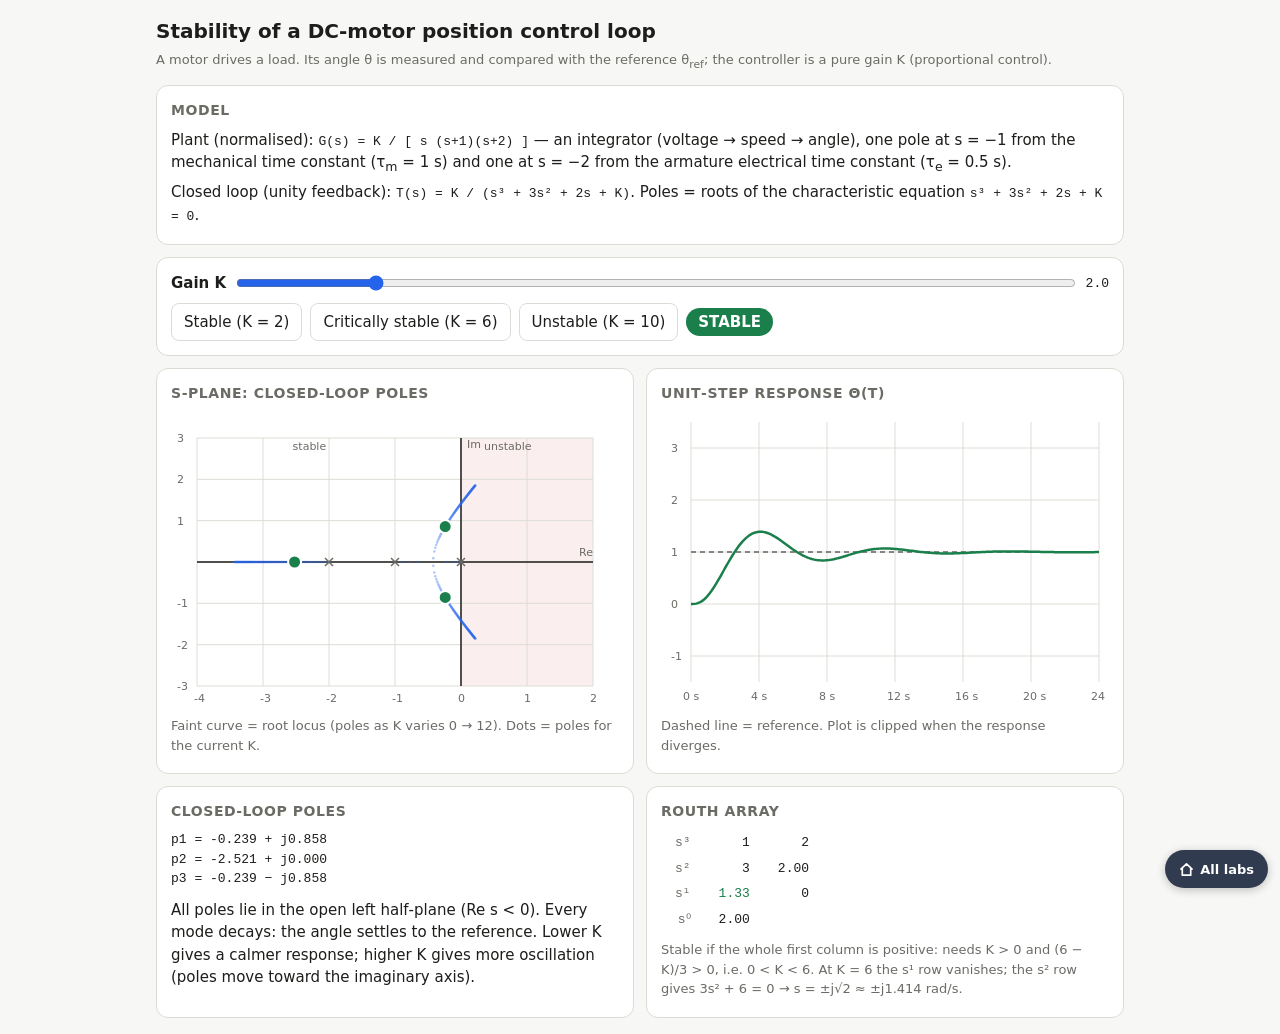
<file: labs/stability-dc-motor.html>
<!DOCTYPE html>
<html lang="en"><head><meta charset="utf-8">
<meta name="viewport" content="width=device-width, initial-scale=1, viewport-fit=cover">
<title>Stability of a DC Motor Position Control Loop</title>
<style>
:root{--bg:#f7f7f5;--card:#fff;--tx:#1d1d1b;--mu:#6b6b66;--bd:#dcdcd6;--ok:#1a7f4b;--cr:#b7791f;--bad:#c0392b;--ac:#2563eb;box-sizing:border-box;padding-top:env(safe-area-inset-top,0px);padding-bottom:env(safe-area-inset-bottom,0px)}
@media (prefers-color-scheme:dark){:root:not([data-theme="light"]){--bg:#17181a;--card:#222426;--tx:#ececea;--mu:#9a9a94;--bd:#3a3c3f;--ok:#4cc38a;--cr:#e5b04a;--bad:#ef6c5d;--ac:#6ea0ff;color-scheme:dark}}
*{box-sizing:border-box}html{scroll-padding-top:env(safe-area-inset-top,0px)}
body{margin:0;background:var(--bg);color:var(--tx);font:15px/1.5 system-ui,-apple-system,"Segoe UI",sans-serif;padding:16px;max-width:1000px;margin-inline:auto}
h1{font-size:20px;margin:0 0 4px}h2{font-size:14px;margin:0 0 8px;color:var(--mu);font-weight:600;text-transform:uppercase;letter-spacing:.04em}
p{margin:4px 0}.card{background:var(--card);border:1px solid var(--bd);border-radius:12px;padding:14px;margin-top:12px}
.row{display:flex;gap:8px;flex-wrap:wrap;align-items:center}
button{font:inherit;border:1px solid var(--bd);background:var(--card);color:var(--tx);padding:7px 12px;border-radius:8px;cursor:pointer}
button:hover{border-color:var(--ac)}
input[type=range]{flex:1;min-width:180px;accent-color:var(--ac)}
.badge{display:inline-block;padding:3px 12px;border-radius:99px;font-weight:600;color:#fff}
.grid{display:grid;grid-template-columns:repeat(auto-fit,minmax(300px,1fr));gap:12px}
canvas{width:100%;height:300px;display:block}
code,.m{font-family:ui-monospace,Menlo,Consolas,monospace;font-size:13px}
table{border-collapse:collapse}td,th{padding:3px 14px;text-align:right}th{color:var(--mu);font-weight:500}
.sm{color:var(--mu);font-size:13px}
</style></head><body>
<h1>Stability of a DC‑motor position control loop</h1>
<p class="sm">A motor drives a load. Its angle θ is measured and compared with the reference θ<sub>ref</sub>; the controller is a pure gain K (proportional control).</p>

<div class="card">
<h2>Model</h2>
<p>Plant (normalised): <code>G(s) = K / [ s (s+1)(s+2) ]</code> — an integrator (voltage → speed → angle), one pole at s = −1 from the mechanical time constant (τ<sub>m</sub> = 1 s) and one at s = −2 from the armature electrical time constant (τ<sub>e</sub> = 0.5 s).</p>
<p>Closed loop (unity feedback): <code>T(s) = K / (s³ + 3s² + 2s + K)</code>. Poles = roots of the characteristic equation <code>s³ + 3s² + 2s + K = 0</code>.</p>
</div>

<div class="card">
<div class="row"><b>Gain K</b><input id="k" type="range" min="0.1" max="12" step="0.1" value="2"><span class="m" id="kv">2.0</span></div>
<div class="row" style="margin-top:8px">
<button onclick="setK(2)">Stable (K = 2)</button>
<button onclick="setK(6)">Critically stable (K = 6)</button>
<button onclick="setK(10)">Unstable (K = 10)</button>
<span id="badge" class="badge"></span>
</div>
</div>

<div class="grid">
<div class="card"><h2>s‑plane: closed‑loop poles</h2><canvas id="cp"></canvas>
<p class="sm">Faint curve = root locus (poles as K varies 0 → 12). Dots = poles for the current K.</p></div>
<div class="card"><h2>Unit‑step response θ(t)</h2><canvas id="cs"></canvas>
<p class="sm">Dashed line = reference. Plot is clipped when the response diverges.</p></div>
</div>

<div class="grid">
<div class="card"><h2>Closed‑loop poles</h2><div id="poles" class="m"></div><p id="expl" style="margin-top:10px"></p></div>
<div class="card"><h2>Routh array</h2><div id="routh"></div>
<p class="sm" style="margin-top:8px">Stable if the whole first column is positive: needs K &gt; 0 and (6 − K)/3 &gt; 0, i.e. 0 &lt; K &lt; 6. At K = 6 the s¹ row vanishes; the s² row gives 3s² + 6 = 0 → s = ±j√2 ≈ ±j1.414 rad/s.</p></div>
</div>

<script>
const $=id=>document.getElementById(id);
const css=n=>getComputedStyle(document.documentElement).getPropertyValue(n).trim();
let K=2;
function setK(v){K=v;$('k').value=v;update()}
$('k').oninput=e=>{K=+e.target.value;if(Math.abs(K-6)<0.05)K=6;update()};

// complex helpers & Durand-Kerner roots of s^3+3s^2+2s+K
const cm=(a,b)=>[a[0]*b[0]-a[1]*b[1],a[0]*b[1]+a[1]*b[0]];
const cd=(a,b)=>{const d=b[0]*b[0]+b[1]*b[1];return[(a[0]*b[0]+a[1]*b[1])/d,(a[1]*b[0]-a[0]*b[1])/d]};
function roots(k){
  const f=s=>{const s2=cm(s,s),s3=cm(s2,s);return[s3[0]+3*s2[0]+2*s[0]+k,s3[1]+3*s2[1]+2*s[1]]};
  let r=[[-0.4,0.9],[-1,-0.9],[-2,0.3]];
  for(let it=0;it<200;it++)for(let i=0;i<3;i++){
    let d=[1,0];for(let j=0;j<3;j++)if(j!==i)d=cm(d,[r[i][0]-r[j][0],r[i][1]-r[j][1]]);
    const q=cd(f(r[i]),d);r[i]=[r[i][0]-q[0],r[i][1]-q[1]];}
  return r.map(z=>[Math.abs(z[0])<1e-9?0:z[0],Math.abs(z[1])<1e-9?0:z[1]]);
}
function status(k,p){
  const m=Math.max(...p.map(z=>z[0]));
  if(Math.abs(k-6)<1e-6||Math.abs(m)<0.005)return 1; // critical
  return m<0?0:2;
}
const ST=[{t:'STABLE',c:'--ok',e:'All poles lie in the open left half‑plane (Re s &lt; 0). Every mode decays: the angle settles to the reference. Lower K gives a calmer response; higher K gives more oscillation (poles move toward the imaginary axis).'},
{t:'CRITICALLY STABLE',c:'--cr',e:'A pair of poles sits on the imaginary axis at s = ±j√2. The response is a sustained oscillation of constant amplitude (ω ≈ 1.414 rad/s): neither decaying nor growing. K = 6 is the limit gain.'},
{t:'UNSTABLE',c:'--bad',e:'A complex‑conjugate pair of poles lies in the right half‑plane (Re s &gt; 0). The oscillation grows exponentially: the motor angle diverges (in practice until saturation or damage).'}];

function setup(c){const r=devicePixelRatio||1,w=c.clientWidth,h=c.clientHeight;c.width=w*r;c.height=h*r;const g=c.getContext('2d');g.setTransform(r,0,0,r,0,0);g.clearRect(0,0,w,h);return[g,w,h]}
function drawPoles(p,col){
  const [g,w,h]=setup($('cp'));const x0=-4,x1=2,y0=-3,y1=3,m=26;
  const X=x=>m+(x-x0)/(x1-x0)*(w-2*m),Y=y=>h-m-(y-y0)/(y1-y0)*(h-2*m);
  // shaded RHP
  g.fillStyle=css('--bad');g.globalAlpha=.08;g.fillRect(X(0),m,w-m-X(0),h-2*m);g.globalAlpha=1;
  g.strokeStyle=css('--bd');g.fillStyle=css('--mu');g.font='11px system-ui';g.lineWidth=1;
  for(let x=-4;x<=2;x++){g.beginPath();g.moveTo(X(x),m);g.lineTo(X(x),h-m);g.stroke();g.fillText(x,X(x)-3,h-10)}
  for(let y=-3;y<=3;y++){g.beginPath();g.moveTo(m,Y(y));g.lineTo(w-m,Y(y));g.stroke();if(y)g.fillText(y,6,Y(y)+4)}
  g.strokeStyle=css('--tx');g.lineWidth=1.5;
  g.beginPath();g.moveTo(X(0),m);g.lineTo(X(0),h-m);g.moveTo(m,Y(0));g.lineTo(w-m,Y(0));g.stroke();
  g.fillStyle=css('--mu');g.fillText('Re',w-m-14,Y(0)-6);g.fillText('Im',X(0)+6,m+10);
  g.fillText('stable',X(-2.4)-10,m+12);g.fillText('unstable',X(0.35),m+12);
  // root locus
  g.strokeStyle=css('--ac');g.globalAlpha=.35;g.lineWidth=1.5;
  const all=[];for(let k=0;k<=12.01;k+=0.1)all.push(roots(k));
  for(let b=0;b<3;b++){}
  all.forEach(rs=>rs.forEach(z=>{g.beginPath();g.arc(X(z[0]),Y(z[1]),1.3,0,7);g.fillStyle=css('--ac');g.fill()}));
  g.globalAlpha=1;
  // open-loop poles (x)
  g.strokeStyle=css('--mu');g.lineWidth=1.5;[0,-1,-2].forEach(a=>{const x=X(a),y=Y(0);g.beginPath();g.moveTo(x-4,y-4);g.lineTo(x+4,y+4);g.moveTo(x+4,y-4);g.lineTo(x-4,y+4);g.stroke()});
  // closed-loop poles
  p.forEach(z=>{g.beginPath();g.arc(X(z[0]),Y(z[1]),6.5,0,7);g.fillStyle=col;g.fill();g.strokeStyle=css('--card');g.lineWidth=2;g.stroke()});
}
function step(k,T=24,dt=0.005){
  let x=[0,0,0],t=0,out=[];const f=x=>[x[1],x[2],k*(1-x[0])-3*x[2]-2*x[1]];
  const add=(a,b,s)=>a.map((v,i)=>v+s*b[i]);
  for(let n=0;n<=T/dt;n++){
    if(n%20===0)out.push([t,x[0]]);
    const k1=f(x),k2=f(add(x,k1,dt/2)),k3=f(add(x,k2,dt/2)),k4=f(add(x,k3,dt));
    x=x.map((v,i)=>v+dt/6*(k1[i]+2*k2[i]+2*k3[i]+k4[i]));t+=dt;
    if(Math.abs(x[0])>1e6)break;}
  return out;
}
function drawStep(k,col){
  const [g,w,h]=setup($('cs'));const T=24,m=30,ymax=3.5,ymin=-1.5;
  const X=t=>m+t/T*(w-m-10),Y=y=>h-m-(y-ymin)/(ymax-ymin)*(h-m-10);
  g.strokeStyle=css('--bd');g.fillStyle=css('--mu');g.font='11px system-ui';g.lineWidth=1;
  for(let y=-1;y<=3;y++){g.beginPath();g.moveTo(m,Y(y));g.lineTo(w-10,Y(y));g.stroke();g.fillText(y,10,Y(y)+4)}
  for(let t=0;t<=T;t+=4){g.beginPath();g.moveTo(X(t),10);g.lineTo(X(t),h-m);g.stroke();g.fillText(t+' s',X(t)-8,h-12)}
  g.setLineDash([5,4]);g.strokeStyle=css('--tx');g.beginPath();g.moveTo(m,Y(1));g.lineTo(w-10,Y(1));g.stroke();g.setLineDash([]);
  g.save();g.beginPath();g.rect(m,10,w-m-10,h-m-10);g.clip();
  g.strokeStyle=col;g.lineWidth=2.5;g.beginPath();
  step(k).forEach(([t,y],i)=>{const yy=Math.max(-50,Math.min(50,y));i?g.lineTo(X(t),Y(yy)):g.moveTo(X(t),Y(yy))});
  g.stroke();g.restore();
}
function update(){
  const p=roots(K),s=status(K,p),col=css(ST[s].c);
  $('kv').textContent=K.toFixed(1);
  const b=$('badge');b.textContent=ST[s].t;b.style.background=col;
  $('poles').innerHTML=p.slice().sort((a,b)=>b[1]-a[1]).map((z,i)=>`p${i+1} = ${z[0].toFixed(3)} ${z[1]<0?'−':'+'} j${Math.abs(z[1]).toFixed(3)}`).join('<br>');
  $('expl').innerHTML=ST[s].e;
  const a=(6-K)/3,f=v=>v.toFixed(2),c=v=>`style="color:${v>0.005?css('--ok'):v<-0.005?css('--bad'):css('--cr')}"`;
  $('routh').innerHTML=`<table class="m"><tr><th>s³</th><td>1</td><td>2</td></tr><tr><th>s²</th><td>3</td><td>${f(K)}</td></tr><tr><th>s¹</th><td ${c(a)}>${f(a)}</td><td>0</td></tr><tr><th>s⁰</th><td>${f(K)}</td><td></td></tr></table>`;
  drawPoles(p,col);drawStep(K,col);
}
addEventListener('resize',update);update();
</script><script src="../assets/labs.js"></script>
<script src="../assets/lab-nav.js"></script>
</body></html>
</file>
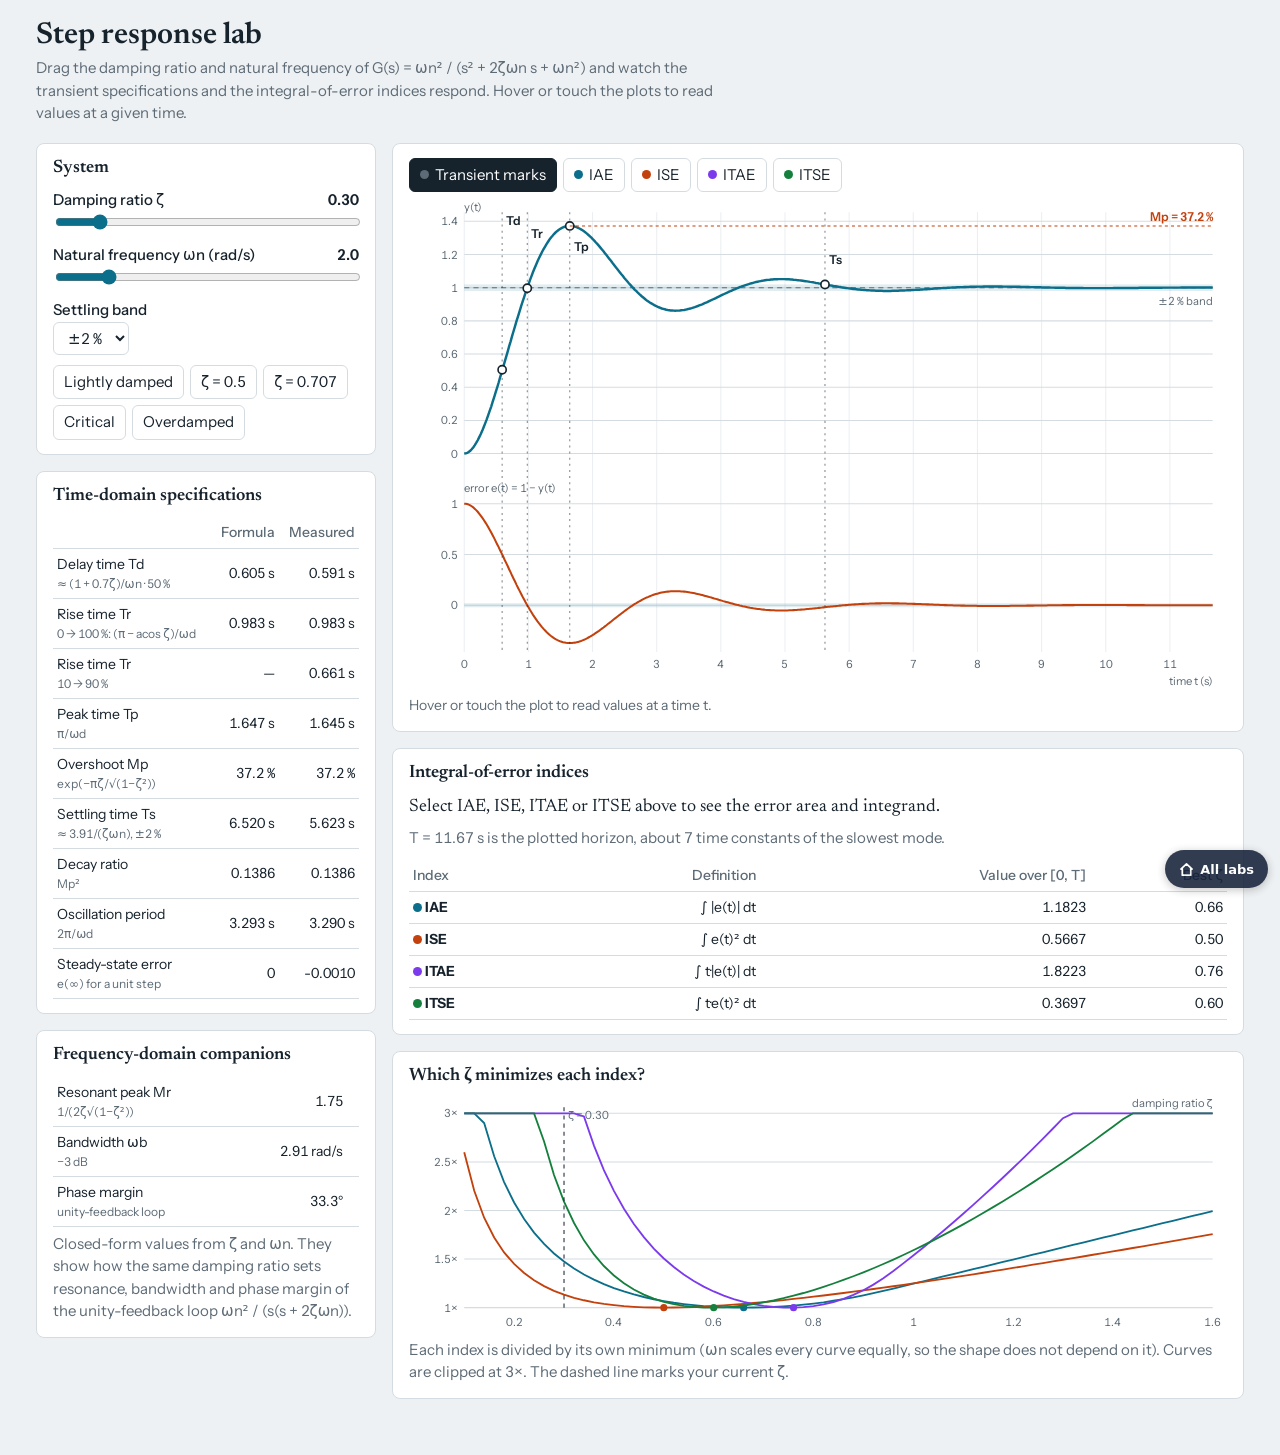
<file: labs/step-response-lab.html>
<!doctype html>
<html lang="en"><head><meta charset="utf-8">
<meta name="viewport" content="width=device-width, initial-scale=1, viewport-fit=cover">
<title>Step response lab</title>
<link href="https://fonts.googleapis.com/css2?family=Newsreader:opsz,wght@6..72,500;6..72,600&family=Instrument+Sans:wght@400;500;600&display=swap" rel="stylesheet">
<style>
:root{--bg:#eef1f3;--pn:#fff;--ink:#16222c;--mu:#5d6b76;--ln:#d5dce1;--y:#0b6e8a;--os:#c2410c;--ar:#d9930d;--c1:#0b6e8a;--c2:#c2410c;--c3:#7c3aed;--c4:#15803d;color-scheme:light}
@media(prefers-color-scheme:dark){:root:not([data-theme=light]){--bg:#11181d;--pn:#19232a;--ink:#e6edf1;--mu:#93a2ad;--ln:#2b3a44;--y:#4cc3e0;--os:#fb923c;--ar:#f5b84a;--c1:#4cc3e0;--c2:#fb923c;--c3:#a78bfa;--c4:#4ade80;color-scheme:dark}}
:root[data-theme=dark]{--bg:#11181d;--pn:#19232a;--ink:#e6edf1;--mu:#93a2ad;--ln:#2b3a44;--y:#4cc3e0;--os:#fb923c;--ar:#f5b84a;--c1:#4cc3e0;--c2:#fb923c;--c3:#a78bfa;--c4:#4ade80;color-scheme:dark}
:root{box-sizing:border-box;padding-top:env(safe-area-inset-top,0px);padding-bottom:env(safe-area-inset-bottom,0px)}
html{scroll-padding-top:env(safe-area-inset-top,0px)}
*,*:before,*:after{box-sizing:inherit}
body{margin:0;background:var(--bg);color:var(--ink);font:15px/1.5 "Instrument Sans",system-ui,sans-serif;font-variant-numeric:tabular-nums}
.wrap{max-width:1240px;margin:0 auto;padding:20px 16px 40px}
h1{font:600 30px/1.1 Newsreader,Georgia,serif;margin:0 0 4px}
.sub{color:var(--mu);margin:0 0 18px;max-width:70ch}
.grid{display:grid;grid-template-columns:340px minmax(0,1fr);gap:16px;align-items:start}
@media(max-width:900px){.grid{grid-template-columns:1fr}}
.card{background:var(--pn);border:1px solid var(--ln);border-radius:8px;padding:14px 16px;margin-bottom:16px}
h2{font:600 18px/1.2 Newsreader,Georgia,serif;margin:0 0 10px}
label{display:flex;justify-content:space-between;font-weight:500;margin-top:8px}
label b{font-weight:600}
input[type=range]{width:100%;accent-color:var(--y)}
select,button{font:inherit;color:var(--ink);background:var(--pn);border:1px solid var(--ln);border-radius:6px;padding:5px 10px;cursor:pointer}
button:hover{border-color:var(--mu)}button:focus-visible,select:focus-visible,input:focus-visible{outline:2px solid var(--y);outline-offset:2px}
.row{display:flex;flex-wrap:wrap;gap:6px;margin-top:10px}
.tabs button{display:flex;align-items:center;gap:6px}
.tabs button[aria-pressed=true]{background:var(--ink);color:var(--pn);border-color:var(--ink)}
.dot{width:9px;height:9px;border-radius:50%;display:inline-block}
table{width:100%;border-collapse:collapse}
th,td{text-align:right;padding:5px 4px;border-bottom:1px solid var(--ln);font-size:14px}
th:first-child,td:first-child{text-align:left}th{font-weight:500;color:var(--mu)}
td small{color:var(--mu);display:block;font-size:12px}
svg{width:100%;height:auto;display:block;touch-action:pan-y}
.ax{stroke:var(--ln);stroke-width:1}.tx{fill:var(--mu);font-size:11px}
.ro{min-height:22px;color:var(--mu);font-size:14px;margin-top:6px}.ro b{color:var(--ink);font-weight:600}
.note{color:var(--mu);margin:6px 0 0}
.f{font-family:Newsreader,Georgia,serif;font-size:18px;margin:2px 0 6px}
</style></head><body><div class="wrap">
<h1>Step response lab</h1>
<p class="sub">Drag the damping ratio and natural frequency of G(s) = ωn² / (s² + 2ζωn s + ωn²) and watch the transient specifications and the integral-of-error indices respond. Hover or touch the plots to read values at a given time.</p>
<div class="grid">
<div>
 <div class="card"><h2>System</h2>
  <label for="z">Damping ratio ζ <b id="zv"></b></label><input id="z" type="range" min="0.05" max="2" step="0.01" value="0.3">
  <label for="w">Natural frequency ωn (rad/s) <b id="wv"></b></label><input id="w" type="range" min="0.5" max="10" step="0.1" value="2">
  <label for="tol">Settling band</label><select id="tol"><option value="0.02">±2 %</option><option value="0.05">±5 %</option></select>
  <div class="row" id="pre"><button data-z="0.2">Lightly damped</button><button data-z="0.5">ζ = 0.5</button><button data-z="0.707">ζ = 0.707</button><button data-z="1">Critical</button><button data-z="1.6">Overdamped</button></div>
 </div>
 <div class="card"><h2>Time-domain specifications</h2>
  <table id="mt"></table>
 </div>
 <div class="card"><h2>Frequency-domain companions</h2><table id="ft"></table>
  <p class="note">Closed-form values from ζ and ωn. They show how the same damping ratio sets resonance, bandwidth and phase margin of the unity-feedback loop ωn² / (s(s + 2ζωn)).</p></div>
</div>
<div>
 <div class="card"><div class="row tabs" id="tabs" style="margin:0 0 8px"></div>
  <svg id="pl" viewBox="0 0 800 478" role="img" aria-label="Step response and error plots"></svg>
  <div class="ro" id="ro"></div></div>
 <div class="card"><h2 id="ih"></h2><div class="f" id="if"></div><p class="note" id="id"></p>
  <table id="it" style="margin-top:10px"></table></div>
 <div class="card"><h2>Which ζ minimizes each index?</h2>
  <svg id="sw" viewBox="0 0 800 230" role="img" aria-label="Normalized integral indices versus damping ratio"></svg>
  <p class="note">Each index is divided by its own minimum (ωn scales every curve equally, so the shape does not depend on it). Curves are clipped at 3×. The dashed line marks your current ζ.</p></div>
</div></div></div>
<script>
const $=i=>document.getElementById(i),W=800,L=54,R=14,S={z:.3,w:2,tol:.02,mode:'tr',cur:null};
const F={iae:(t,e)=>Math.abs(e),ise:(t,e)=>e*e,itae:(t,e)=>t*Math.abs(e),itse:(t,e)=>t*e*e};
const M={iae:{n:'IAE',f:'∫ |e(t)| dt',c:'--c1',d:'Every unit of error counts the same, so a long low tail costs as much as its area suggests.'},
ise:{n:'ISE',f:'∫ e(t)² dt',c:'--c2',d:'Squaring punishes big early errors and forgives small lingering ones, which favors fast rise but tolerates ringing.'},
itae:{n:'ITAE',f:'∫ t·|e(t)| dt',c:'--c3',d:'The time weight makes late errors expensive, so the best design settles cleanly with little overshoot.'},
itse:{n:'ITSE',f:'∫ t·e(t)² dt',c:'--c4',d:'A compromise: a large early error is tolerated, but errors that persist are penalized heavily.'}};
const fm=(v,d=3)=>v==null||!isFinite(v)?'—':v.toFixed(d);
function resp(z,w,Th,N){const t=new Float64Array(N+1),y=new Float64Array(N+1);for(let i=0;i<=N;i++){const x=Th*i/N;let v;t[i]=x;
 if(z<.9999){const k=Math.sqrt(1-z*z);v=1-Math.exp(-z*w*x)*(Math.cos(w*k*x)+z/k*Math.sin(w*k*x))}
 else if(z<1.0001)v=1-(1+w*x)*Math.exp(-w*x);
 else{const s=w*Math.sqrt(z*z-1),a=z*w-s,b=z*w+s;v=1-(b*Math.exp(-a*x)-a*Math.exp(-b*x))/(b-a)}
 y[i]=v}return{t,y}}
function cum(t,g){const c=new Float64Array(t.length);for(let i=1;i<t.length;i++)c[i]=c[i-1]+.5*(g[i]+g[i-1])*(t[i]-t[i-1]);return c}
function cross(t,y,lv){for(let i=1;i<y.length;i++)if(y[i-1]<lv&&y[i]>=lv)return t[i-1]+(lv-y[i-1])/(y[i]-y[i-1])*(t[i]-t[i-1]);return null}
function ticks(a,b,n){const r=(b-a)/n,p=10**Math.floor(Math.log10(r)),m=r/p,s=(m<1.5?1:m<3?2:m<7?5:10)*p,o=[];for(let v=Math.ceil(a/s-1e-9)*s;v<=b+1e-9;v+=s)o.push(+v.toFixed(10));return o}
const SW=(()=>{const zs=[],o={iae:[],ise:[],itae:[],itse:[]};for(let z=.1;z<=1.6001;z+=.02){zs.push(z);const{t,y}=resp(z,1,60,1200);for(const k in F)o[k].push(cum(t,t.map((x,i)=>F[k](x,1-y[i])))[1200])}
 const best={};for(const k in o){const m=Math.min(...o[k]);best[k]=zs[o[k].indexOf(m)];o[k]=o[k].map(v=>v/m)}return{zs,o,best}})();
function render(){
 const{z,w,tol,mode}=S,sg=z<1?z*w:w*(z-Math.sqrt(Math.max(0,z*z-1))),Th=Math.min(120,Math.max(7/sg,3/w)),N=1000,{t,y}=resp(z,w,Th,N);
 const e=y.map(v=>1-v),G={},C={};for(const k in F){G[k]=t.map((x,i)=>F[k](x,e[i]));C[k]=cum(t,G[k])}
 let pk=0;for(let i=0;i<=N;i++)if(y[i]>y[pk])pk=i;const mp=Math.max(0,y[pk]-1),os=mp>5e-4;
 let k2=-1;for(let i=0;i<=N;i++)if(Math.abs(1-y[i])>tol)k2=i;const Ts=k2<0?0:k2>=N?null:t[k2+1];
 const pks=[];for(let i=1;i<N;i++)if(y[i]>y[i-1]&&y[i]>=y[i+1]&&y[i]>1)pks.push(i);
 const Td=cross(t,y,.5),Tr1=cross(t,y,1),t10=cross(t,y,.1),t90=cross(t,y,.9),Tr19=t10!=null&&t90!=null?t90-t10:null;
 const u=z<1,k=Math.sqrt(Math.max(0,1-z*z)),wd=w*k,Mp=u?Math.exp(-Math.PI*z/k):0;
 const dr=pks.length>1?(y[pks[1]]-1)/(y[pks[0]]-1):null,per=pks.length>1?t[pks[1]]-t[pks[0]]:null;
 const row=(a,b,c,d)=>`<tr><td>${a}${b?`<small>${b}</small>`:''}</td><td>${c}</td><td>${d}</td></tr>`;
 $('mt').innerHTML=`<tr><th></th><th>Formula</th><th>Measured</th></tr>`+
 row('Delay time Td','≈ (1 + 0.7ζ)/ωn · 50 %',u?fm((1+.7*z)/w)+' s':'—',fm(Td)+' s')+
 row('Rise time Tr','0 → 100 %: (π − acos ζ)/ωd',u?fm((Math.PI-Math.acos(z))/wd)+' s':'—',fm(Tr1)+' s')+
 row('Rise time Tr','10 → 90 %','—',fm(Tr19)+' s')+
 row('Peak time Tp','π/ωd',u?fm(Math.PI/wd)+' s':'—',os?fm(t[pk])+' s':'—')+
 row('Overshoot Mp','exp(−πζ/√(1−ζ²))',u?fm(Mp*100,1)+' %':'0 %',fm(mp*100,1)+' %')+
 row('Settling time Ts','≈ '+fm(-Math.log(tol),2)+'/(ζωn), ±'+tol*100+' %',u?fm(-Math.log(tol)/(z*w))+' s':'—',fm(Ts)+' s')+
 row('Decay ratio','Mp²',u?fm(Mp*Mp,4):'—',fm(dr,4))+
 row('Oscillation period','2π/ωd',u?fm(2*Math.PI/wd)+' s':'—',per!=null?fm(per)+' s':'—')+
 row('Steady-state error','e(∞) for a unit step','0',fm(e[N],4));
 const mr=z<.7071?1/(2*z*Math.sqrt(1-z*z)):1,wb=w*Math.sqrt(1-2*z*z+Math.sqrt(4*z**4-4*z*z+2)),pm=Math.atan(2*z/Math.sqrt(Math.sqrt(1+4*z**4)-2*z*z))*180/Math.PI;
 $('ft').innerHTML=row('Resonant peak Mr','1/(2ζ√(1−ζ²))',fm(mr,2),'')+row('Bandwidth ωb','−3 dB',fm(wb,2)+' rad/s','')+row('Phase margin','unity-feedback loop',fm(pm,1)+'°','');
 $('zv').textContent=z.toFixed(2);$('wv').textContent=w.toFixed(1);
 // plot
 const T0=12,TH=236,B0=292,BH=150,sx=x=>L+x/Th*(W-L-R);let mx=0;for(const v of y)mx=Math.max(mx,v);
 const ya=0,yb=Math.max(1.2,mx*1.06),sy=v=>T0+TH-(v-ya)/(yb-ya)*TH;
 const ci=S.cur==null?N:Math.max(0,Math.min(N,Math.round(S.cur/Th*N))),tc=t[ci];
 let ba,bb,gb;const im=mode!='tr';
 if(im){let m=0;for(const v of G[mode])m=Math.max(m,v);ba=0;bb=m*1.1||1}else{let mn=0;for(const v of e)mn=Math.min(mn,v);ba=mn*1.1-.05;bb=1.05}
 const sb=v=>B0+BH-(v-ba)/(bb-ba)*BH,P=(a,f)=>{let s='';for(let i=0;i<=N;i+=2)s+=(i?'L':'M')+sx(t[i]).toFixed(1)+' '+f(a[i]).toFixed(1);return s};
 let s='';
 for(const v of ticks(ya,yb,5))s+=`<line class="ax" x1="${L}" x2="${W-R}" y1="${sy(v)}" y2="${sy(v)}"/><text class="tx" x="${L-6}" y="${sy(v)+4}" text-anchor="end">${v}</text>`;
 for(const v of ticks(ba,bb,4))s+=`<line class="ax" x1="${L}" x2="${W-R}" y1="${sb(v)}" y2="${sb(v)}"/><text class="tx" x="${L-6}" y="${sb(v)+4}" text-anchor="end">${+v.toPrecision(3)}</text>`;
 for(const v of ticks(0,Th,8))s+=`<line class="ax" x1="${sx(v)}" x2="${sx(v)}" y1="${T0}" y2="${B0+BH}" style="opacity:.45"/><text class="tx" x="${sx(v)}" y="${B0+BH+16}" text-anchor="middle">${v}</text>`;
 s+=`<text class="tx" x="${W-R}" y="${B0+BH+32}" text-anchor="end">time t (s)</text><text class="tx" x="${L}" y="${T0-1}">y(t)</text><text class="tx" x="${L}" y="${B0-6}">${im?M[mode].n+' integrand':'error e(t) = 1 − y(t)'}</text>`;
 const area=(arr,f,base,to,op)=>{let d=`M${sx(0)} ${base}`;for(let i=0;i<=to;i+=2)d+=`L${sx(t[i]).toFixed(1)} ${f(arr[i]).toFixed(1)}`;return `<path d="${d}L${sx(t[to])} ${base}Z" fill="var(--ar)" opacity="${op}"/>`};
 if(im){s+=area(y,sy,sy(1),N,.18)+area(y,sy,sy(1),ci,.5);s+=area(G[mode],sb,sb(0),N,.18)+area(G[mode],sb,sb(0),ci,.5)+`<path d="${P(G[mode],sb)}" fill="none" stroke="var(${M[mode].c})" stroke-width="2"/>`}
 else{s+=`<rect x="${L}" y="${sy(1+tol)}" width="${W-L-R}" height="${sy(1-tol)-sy(1+tol)}" fill="var(--y)" opacity=".12"/>`+`<rect x="${L}" y="${sb(tol)}" width="${W-L-R}" height="${sb(-tol)-sb(tol)}" fill="var(--y)" opacity=".12"/><path d="${P(e,sb)}" fill="none" stroke="var(--os)" stroke-width="2"/>`}
 s+=`<line x1="${L}" x2="${W-R}" y1="${sy(1)}" y2="${sy(1)}" stroke="var(--mu)" stroke-dasharray="5 4"/><path d="${P(y,sy)}" fill="none" stroke="var(--y)" stroke-width="2.4"/>`;
 if(!im){const mk=[['Td',Td],['Tr',Tr1??t90],['Tp',os?t[pk]:null],['Ts',Ts]],yy=x=>y[Math.min(N,Math.round(x/Th*N))];
  mk.forEach(([n,x],j)=>{if(x==null)return;s+=`<line x1="${sx(x)}" x2="${sx(x)}" y1="${T0}" y2="${B0+BH}" stroke="var(--ink)" stroke-dasharray="2 4" opacity=".55"/><circle cx="${sx(x)}" cy="${sy(yy(x))}" r="4" fill="var(--pn)" stroke="var(--ink)" stroke-width="1.6"/><text x="${sx(x)+4}" y="${T0+12+j*13}" font-size="12" font-weight="600" fill="var(--ink)">${n}</text>`});
  if(os)s+=`<line x1="${sx(t[pk])}" x2="${W-R}" y1="${sy(y[pk])}" y2="${sy(y[pk])}" stroke="var(--os)" stroke-dasharray="3 3"/><text x="${W-R}" y="${sy(y[pk])-5}" text-anchor="end" font-size="12" font-weight="600" fill="var(--os)">Mp = ${fm(mp*100,1)} %</text>`;
  s+=`<text class="tx" x="${W-R}" y="${sy(1-tol)+(os?14:-4)}" text-anchor="end">±${tol*100} % band</text>`}
 if(S.cur!=null)s+=`<line x1="${sx(tc)}" x2="${sx(tc)}" y1="${T0}" y2="${B0+BH}" stroke="var(--ink)" stroke-width="1.2"/>`;
 $('pl').innerHTML=s;
 $('ro').innerHTML=S.cur==null?'Hover or touch the plot to read values at a time t.':`t = <b>${fm(tc,3)} s</b> &nbsp; y = <b>${fm(y[ci],4)}</b> &nbsp; e = <b>${fm(e[ci],4)}</b>`+(im?` &nbsp; integrand = <b>${fm(G[mode][ci],4)}</b> &nbsp; ${M[mode].n}(0→t) = <b>${fm(C[mode][ci],4)}</b>`:'');
 // tabs
 $('tabs').innerHTML=[['tr','Transient marks','--mu'],...Object.keys(M).map(k=>[k,M[k].n,M[k].c])].map(([k,n,c])=>`<button data-m="${k}" aria-pressed="${mode==k}"><span class="dot" style="background:var(${c})"></span>${n}</button>`).join('');
 const sh=im?mode:'itae';
 $('ih').textContent=im?M[mode].n+' — '+{iae:'integral of absolute error',ise:'integral of squared error',itae:'integral of time-weighted absolute error',itse:'integral of time-weighted squared error'}[mode]:'Integral-of-error indices';
 $('if').textContent=im?M[mode].f.replace('∫','∫₀ᵀ')+' = '+fm(C[mode][ci],4):'Select IAE, ISE, ITAE or ITSE above to see the error area and integrand.';
 $('id').textContent=im?M[mode].d+` Over this ζ range the minimum falls near ζ ≈ ${SW.best[mode].toFixed(2)}. T = ${fm(Th,2)} s.`:`T = ${fm(Th,2)} s is the plotted horizon, about 7 time constants of the slowest mode.`;
 $('it').innerHTML='<tr><th>Index</th><th>Definition</th><th>Value over [0, T]</th><th>Best ζ</th></tr>'+Object.keys(M).map(k=>`<tr><td><span class="dot" style="background:var(${M[k].c})"></span> <b>${M[k].n}</b></td><td>${M[k].f}</td><td>${fm(C[k][N],4)}</td><td>${SW.best[k].toFixed(2)}</td></tr>`).join('');
 // sweep
 const sx2=v=>L+(v-.1)/1.5*(W-L-R),sy2=v=>206-(v-1)/2*190;let q='';
 for(const v of [1,1.5,2,2.5,3])q+=`<line class="ax" x1="${L}" x2="${W-R}" y1="${sy2(v)}" y2="${sy2(v)}"/><text class="tx" x="${L-6}" y="${sy2(v)+4}" text-anchor="end">${v}×</text>`;
 for(const v of [.2,.4,.6,.8,1,1.2,1.4,1.6])q+=`<text class="tx" x="${sx2(v)}" y="224" text-anchor="middle">${v}</text>`;
 for(const k in M){q+=`<path d="${SW.zs.map((v,i)=>(i?'L':'M')+sx2(v).toFixed(1)+' '+sy2(Math.min(3,SW.o[k][i])).toFixed(1)).join('')}" fill="none" stroke="var(${M[k].c})" stroke-width="${k==sh&&im?3.2:1.8}"/>`;
  q+=`<circle cx="${sx2(SW.best[k])}" cy="${sy2(1)}" r="3.5" fill="var(${M[k].c})"/>`}
 const zc=Math.min(1.6,Math.max(.1,z));q+=`<line x1="${sx2(zc)}" x2="${sx2(zc)}" y1="10" y2="206" stroke="var(--ink)" stroke-dasharray="4 4"/><text class="tx" x="${sx2(zc)+4}" y="22">ζ = ${z.toFixed(2)}</text><text class="tx" x="${W-R}" y="10" text-anchor="end">damping ratio ζ</text>`;
 $('sw').innerHTML=q}
$('z').oninput=ev=>{S.z=+ev.target.value;render()};$('w').oninput=ev=>{S.w=+ev.target.value;render()};
$('tol').onchange=ev=>{S.tol=+ev.target.value;render()};
$('pre').onclick=ev=>{const v=ev.target.dataset.z;if(v){S.z=+v;$('z').value=v;render()}};
$('tabs').onclick=ev=>{const b=ev.target.closest('button');if(b){S.mode=b.dataset.m;render()}};
const pl=$('pl'),mv=ev=>{const r=pl.getBoundingClientRect(),x=(ev.clientX-r.left)/r.width*W;S.cur=Math.max(0,Math.min(1,(x-L)/(W-L-R)))*S._Th;render()};
pl.onpointermove=ev=>mv(ev);pl.onpointerleave=()=>{S.cur=null;render()};
(function(){const o=render;render=function(){const sg=S.z<1?S.z*S.w:S.w*(S.z-Math.sqrt(Math.max(0,S.z*S.z-1)));S._Th=Math.min(120,Math.max(7/sg,3/S.w));if(S.cur!=null)S.cur=Math.min(S.cur,S._Th);o()}})();
render();
</script><script src="../assets/labs.js"></script>
<script src="../assets/lab-nav.js"></script>
</body></html>
</file>
<file: assets/site.css>
:root{
  --bg:#f2f5f9; --surface:#ffffff; --ink:#0e1b33; --mute:#55627a; --line:#d5dde8;
  --blue:#2450e6; --blue-ink:#ffffff; --amber:#e8890c; --teal:#0f8f7e; --grid:rgba(14,27,51,.06);
  --shadow:0 1px 2px rgba(14,27,51,.06),0 8px 24px -12px rgba(14,27,51,.18);
  --serif:"Iowan Old Style","Palatino Linotype",Palatino,"Book Antiqua",Georgia,serif;
  --sans:system-ui,-apple-system,"Segoe UI",Roboto,"Helvetica Neue",Arial,sans-serif;
  color-scheme:light;
}
@media (prefers-color-scheme:dark){
  :root{
    --bg:#0a1020; --surface:#121a2e; --ink:#e8edf7; --mute:#9aa8c2; --line:#25304a;
    --blue:#7a9bff; --blue-ink:#0a1020; --amber:#ffb23e; --teal:#3cd1bb; --grid:rgba(232,237,247,.06);
    --shadow:0 1px 2px rgba(0,0,0,.4),0 10px 28px -14px rgba(0,0,0,.7);
    color-scheme:dark;
  }
}
*,*::before,*::after{box-sizing:border-box}
html{scroll-behavior:smooth;scroll-padding-top:72px}
body{margin:0;background:var(--bg);color:var(--ink);font:16px/1.55 var(--sans);-webkit-text-size-adjust:100%}
a{color:inherit}
.wrap{max-width:1160px;margin:0 auto;padding:0 20px}
.sr{position:absolute;width:1px;height:1px;overflow:hidden;clip:rect(0 0 0 0);white-space:nowrap}
.skip{position:absolute;left:12px;top:-60px;background:var(--ink);color:var(--bg);padding:8px 14px;border-radius:8px;z-index:100}
.skip:focus{top:12px}
:focus-visible{outline:2px solid var(--blue);outline-offset:3px;border-radius:4px}

/* header */
.top{position:sticky;top:0;z-index:20;background:color-mix(in srgb,var(--bg) 88%,transparent);backdrop-filter:blur(10px);-webkit-backdrop-filter:blur(10px);border-bottom:1px solid var(--line);padding-top:env(safe-area-inset-top,0px)}
.top-in{display:flex;align-items:center;justify-content:space-between;height:56px}
.brand{display:flex;align-items:center;gap:10px;text-decoration:none;font:700 17px/1 var(--serif);color:var(--ink)}
.brand svg{color:var(--ink)}
.top nav{display:flex;gap:4px}
.top nav a{padding:8px 12px;border-radius:8px;text-decoration:none;color:var(--mute);font-weight:600;font-size:15px}
.top nav a:hover{color:var(--ink);background:color-mix(in srgb,var(--ink) 7%,transparent)}
@media(max-width:560px){.brand{font-size:15px}.brand svg{width:24px;height:24px}.top nav a{padding:8px 8px;font-size:14px}.top nav a[href='#about']{display:none}}

/* hero */
.hero{background-image:linear-gradient(var(--grid) 1px,transparent 1px),linear-gradient(90deg,var(--grid) 1px,transparent 1px);background-size:32px 32px;border-bottom:1px solid var(--line);
  -webkit-mask-image:none}
.hero-in{display:grid;grid-template-columns:minmax(0,1fr) minmax(0,1.05fr);gap:48px;align-items:center;padding-top:64px;padding-bottom:64px}
h1{font:700 clamp(2.6rem,6.2vw,4.6rem)/1.02 var(--serif);letter-spacing:-.025em;margin:0 0 20px}
.lede{font-size:1.2rem;color:var(--mute);max-width:34ch;margin:0 0 28px}
.cta{display:flex;flex-wrap:wrap;gap:10px}
.btn{display:inline-flex;align-items:center;justify-content:center;min-height:44px;padding:0 20px;border-radius:10px;border:1px solid var(--line);background:var(--surface);color:var(--ink);font:600 15px/1 var(--sans);text-decoration:none;cursor:pointer;transition:border-color .15s,transform .15s}
.btn:hover{border-color:var(--ink)}
.btn.primary{background:var(--blue);border-color:var(--blue);color:var(--blue-ink)}
.btn.primary:hover{filter:brightness(1.08);border-color:var(--blue)}
.stat{margin:22px 0 0;color:var(--mute);font-size:.95rem}

/* oscilloscope panel */
.scope{margin:0;background:var(--surface);border:1px solid var(--line);border-radius:14px;padding:16px 16px 14px;box-shadow:var(--shadow)}
.scope-head{display:flex;flex-wrap:wrap;justify-content:space-between;align-items:center;gap:10px;margin-bottom:6px}
.scope-title{font:600 14px/1.3 var(--sans);color:var(--mute)}
.scope-badge{font:700 13px/1 var(--sans);padding:6px 10px;border-radius:999px;border:1px solid currentColor;white-space:nowrap}
.scope-badge[data-k="under"]{color:var(--amber)}
.scope-badge[data-k="crit"]{color:var(--teal)}
.scope-badge[data-k="over"]{color:var(--blue)}
#plot{display:block;width:100%;height:auto}
#plot .gl{stroke:var(--line);stroke-width:1}
#plot text{fill:var(--mute);font:11px var(--sans)}
#band{fill:var(--teal);opacity:.14}
#ref{stroke:var(--amber);stroke-width:1.6;stroke-dasharray:6 5}
#curve{fill:none;stroke:var(--blue);stroke-width:3;stroke-linecap:round;stroke-linejoin:round;stroke-dasharray:1;stroke-dashoffset:0}
#curve.draw{animation:draw 1.5s cubic-bezier(.3,.6,.2,1) both}
@keyframes draw{from{stroke-dashoffset:1}to{stroke-dashoffset:0}}
.scope-ctl label{display:flex;justify-content:space-between;font-weight:600;font-size:15px;margin-bottom:2px}
.scope-ctl output{font-variant-numeric:tabular-nums;font-family:ui-monospace,Menlo,Consolas,monospace}
input[type=range]{width:100%;accent-color:var(--blue);height:32px;margin:0}
.readout{display:grid;grid-template-columns:1fr 1fr;gap:10px;margin:8px 0 10px}
.readout div{border:1px solid var(--line);border-radius:10px;padding:8px 12px}
.readout dt{font-size:12.5px;color:var(--mute)}
.readout dd{margin:0;font:700 1.35rem/1.2 var(--serif);font-variant-numeric:tabular-nums}
.scope figcaption{font-size:13.5px;color:var(--mute)}
.scope figcaption a{color:var(--blue);font-weight:600}

/* labs */
.labs{padding-top:72px;padding-bottom:24px}
.labs-head{display:flex;flex-wrap:wrap;justify-content:space-between;align-items:flex-end;gap:20px;margin-bottom:28px}
h2{font:700 clamp(1.7rem,3.4vw,2.2rem)/1.15 var(--serif);letter-spacing:-.015em;margin:0 0 6px}
.sub{margin:0;color:var(--mute);max-width:46ch}
.tools{display:flex;flex-wrap:wrap;gap:10px;align-items:center}
.search{position:relative;display:block}
.search svg{position:absolute;left:12px;top:50%;transform:translateY(-50%);color:var(--mute);pointer-events:none}
.search input{height:44px;width:280px;max-width:100%;padding:0 12px 0 36px;border-radius:10px;border:1px solid var(--line);background:var(--surface);color:var(--ink);font:inherit}
.search input::placeholder{color:var(--mute)}
.chips{display:flex;gap:6px;flex-wrap:wrap}
.chip{min-height:44px;padding:0 14px;border-radius:10px;border:1px solid var(--line);background:var(--surface);color:var(--mute);font:600 14px/1 var(--sans);cursor:pointer}
.chip:hover{color:var(--ink);border-color:var(--ink)}
.chip[aria-pressed="true"]{background:var(--ink);border-color:var(--ink);color:var(--bg)}
.empty{padding:28px;border:1px dashed var(--line);border-radius:12px;color:var(--mute);text-align:center}

.cards{display:grid;grid-template-columns:repeat(auto-fill,minmax(310px,1fr));gap:20px}
.card{position:relative;display:flex;flex-direction:column;background:var(--surface);border:1px solid var(--line);border-radius:14px;overflow:hidden;box-shadow:var(--shadow);transition:border-color .15s,transform .15s}
.card:hover{border-color:var(--blue);transform:translateY(-2px)}
.thumb{display:block;width:100%;height:auto;background:color-mix(in srgb,var(--bg) 70%,var(--surface));border-bottom:1px solid var(--line)}
.thumb .ax{stroke:var(--line);stroke-width:1;fill:none}
.thumb .dash{stroke:var(--amber);stroke-width:1.4;stroke-dasharray:5 4;fill:none}
.thumb .ln{fill:none;stroke:var(--blue);stroke-width:2.4;stroke-linecap:round;stroke-linejoin:round;stroke-dasharray:1;stroke-dashoffset:0}
.thumb .ln.b{stroke:var(--teal)}
.thumb .ln.c{stroke:var(--amber)}
.thumb .zone{fill:var(--amber);opacity:.1}
.thumb .px{stroke:var(--mute);stroke-width:1.6;stroke-linecap:round}
.thumb .pd{fill:var(--blue)}
.card:hover .thumb .ln,.card:focus-within .thumb .ln{animation:draw .9s ease-out both}
.card-body{display:flex;flex-direction:column;gap:10px;padding:18px 18px 18px;flex:1}
.meta{display:flex;flex-wrap:wrap;gap:6px 8px;align-items:center}
.level{display:inline-flex;align-items:center;gap:6px;font:600 13px/1 var(--sans);color:var(--mute)}
.level i{width:8px;height:8px;border-radius:50%;background:var(--teal)}
.level[data-l="Intermediate"] i{background:var(--blue)}
.level[data-l="Advanced"] i{background:var(--amber)}
.card h3{font:700 1.3rem/1.2 var(--serif);margin:0;letter-spacing:-.01em}
.card p{margin:0;color:var(--mute);font-size:15px}
.goals{margin:0;padding:0;list-style:none;display:grid;gap:5px;font-size:14.5px}
.goals li{position:relative;padding-left:18px}
.goals li::before{content:"";position:absolute;left:1px;top:.62em;width:8px;height:2px;background:var(--blue);border-radius:2px}
.goals-h{font:600 13px/1 var(--sans);color:var(--ink);margin:2px 0 -2px}
.tags{display:flex;flex-wrap:wrap;gap:6px;margin-top:auto;padding-top:4px}
.tag{font-size:12.5px;color:var(--mute);border:1px solid var(--line);border-radius:6px;padding:3px 8px}
.card .btn{margin-top:6px;align-self:stretch}
.card.soon{border-style:dashed;box-shadow:none;background:transparent;justify-content:center;align-items:center;text-align:center;padding:36px 24px;min-height:300px}
.card.soon:hover{transform:none;border-color:var(--line)}
.card.soon h3{font-size:1.15rem;margin-bottom:6px}
.card.soon svg{color:var(--mute);margin-bottom:10px}

/* about */
.about{padding-top:72px;padding-bottom:80px}
.about-grid{display:grid;grid-template-columns:repeat(auto-fit,minmax(300px,1fr));gap:24px 48px;margin-top:14px}
.about-grid p{margin:0;color:var(--mute);max-width:62ch}
.foot{border-top:1px solid var(--line);padding:22px 0 calc(22px + env(safe-area-inset-bottom,0px));color:var(--mute);font-size:14px}
.foot .wrap{display:flex;flex-wrap:wrap;justify-content:space-between;gap:6px 24px}

@media(max-width:900px){
  .hero-in{grid-template-columns:1fr;gap:36px;padding-top:44px;padding-bottom:44px}
  .lede{max-width:46ch}
}
@media(max-width:520px){
  .wrap{padding:0 16px}
  .hero-in{padding-top:36px}
  .cta .btn{flex:1 1 100%}
  .search input{width:100%}.search{flex:1 1 100%}
  .cards{grid-template-columns:1fr}
}
@media(prefers-reduced-motion:reduce){
  html{scroll-behavior:auto}
  #curve.draw,.card:hover .thumb .ln,.card:focus-within .thumb .ln{animation:none}
  .card,.btn{transition:none}.card:hover{transform:none}
}
</file>
